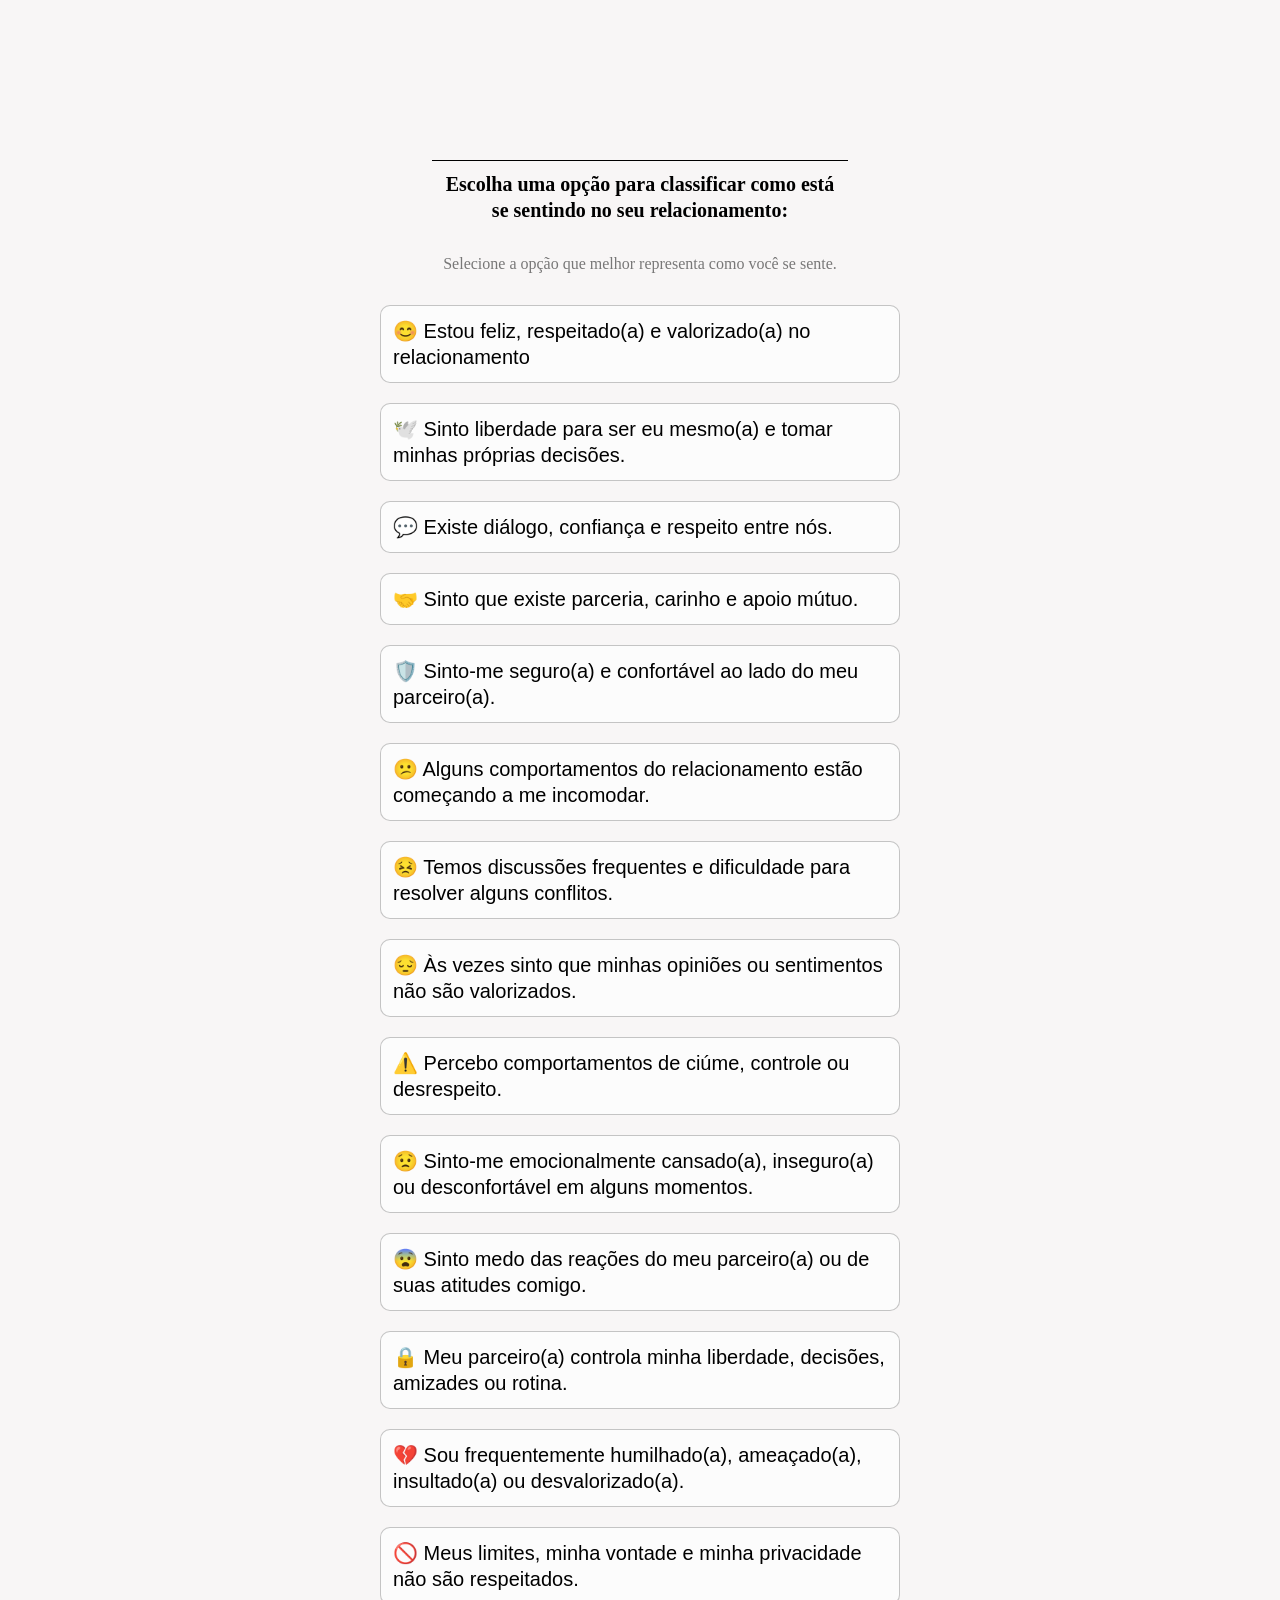
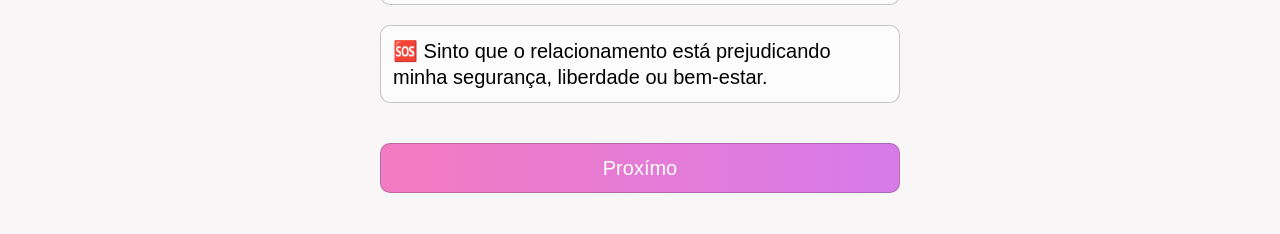
<file: SafeLove2.0/avaliecomemoje.html>
<!DOCTYPE html>
<html lang="pt-br">
<head>
    <meta charset="UTF-8">
    <meta name="viewport" content="width=device-width, initial-scale=1.0">
    <title>SafeLove</title>
    <link rel="stylesheet" href="avaliecomoesta.css"/>
</head>
<body>
    <div class="seurelacionamentoesta">

        <h1>Escolha uma opção para classificar como está se sentindo no seu relacionamento:</h1>
        <p class="descricaoinicial">Selecione a opção que melhor representa como você se sente.</p>

        <div class="opcoesemoji">

<button class="bntf" id="bnt01">😊 Estou feliz, respeitado(a) e valorizado(a) no relacionamento</button>
<button class="bntf" id="bnt02">🕊️ Sinto liberdade para ser eu mesmo(a) e tomar minhas próprias decisões.</button>
<button class="bntf" id="bnt03">💬 Existe diálogo, confiança e respeito entre nós.</button>
<button class="bntf" id="bnt04">🤝 Sinto que existe parceria, carinho e apoio mútuo.</button>
<button class="bntf" id="bnt05">🛡️ Sinto-me seguro(a) e confortável ao lado do meu parceiro(a).</Button>
<button class="bntf" id="bnt06">😕 Alguns comportamentos do relacionamento estão começando a me incomodar.</Button>
<button class="bntf" id="bnt07">😣 Temos discussões frequentes e dificuldade para resolver alguns conflitos.</Button>
<button class="bntf" id="bnt08">😔 Às vezes sinto que minhas opiniões ou sentimentos não são valorizados.</Button>
<Button class="bntf" id="bnt09">⚠️ Percebo comportamentos de ciúme, controle ou desrespeito.</Button>
<Button class="bntf" id="bnt10">😟 Sinto-me emocionalmente cansado(a), inseguro(a) ou desconfortável em alguns momentos.</Button>
<Button class="bntf" id="bnt11">😨 Sinto medo das reações do meu parceiro(a) ou de suas atitudes comigo.</Button>
<Button class="bntf" id="bnt12">🔒 Meu parceiro(a) controla minha liberdade, decisões, amizades ou rotina.</Button>
<Button class="bntf" id="bnt13">💔 Sou frequentemente humilhado(a), ameaçado(a), insultado(a) ou desvalorizado(a).</Button>
<Button class="bntf" id="bnt14">🚫 Meus limites, minha vontade e minha privacidade não são respeitados.</Button>
<Button class="bntf" id="bnt15">🆘 Sinto que o relacionamento está prejudicando minha segurança, liberdade ou bem-estar.</Button>

<button type="buttonf" id="proximoQuestionariof">
        Proxímo
    </button>

    </div>

    </div>

    <script>

    const opcoes = document.querySelectorAll(".bntf");
const proximo = document.getElementById("proximoQuestionariof");

let opcaoSelecionada = null;

opcoes.forEach((opcao, index) => {

    opcao.addEventListener("click", () => {

        // Remove seleção anterior
        opcoes.forEach(item => {
            item.classList.remove("selecionado");
        });

        // Seleciona somente a opção clicada
        opcao.classList.add("selecionado");

        // Guarda o índice da opção
        opcaoSelecionada = index;

        // Ativa o botão Próximo
        proximo.classList.add("ativo");
    });

});

proximo.addEventListener("click", () => {

    if (opcaoSelecionada === null) {
        return;
    }

    let resultado;

    // 1 a 5
    if (opcaoSelecionada <= 4) {
        resultado = "saudavel";
    }

    // 6 a 10
    else if (opcaoSelecionada <= 9) {
        resultado = "alerta";
    }

    // 11 a 15
    else {
        resultado = "abusivo";
    }

    // Salva o resultado
    localStorage.setItem("resultadoRelacionamento", resultado);

    // Vai para outro arquivo
    window.location.href = "resultado.html";
});

</script>
</file>
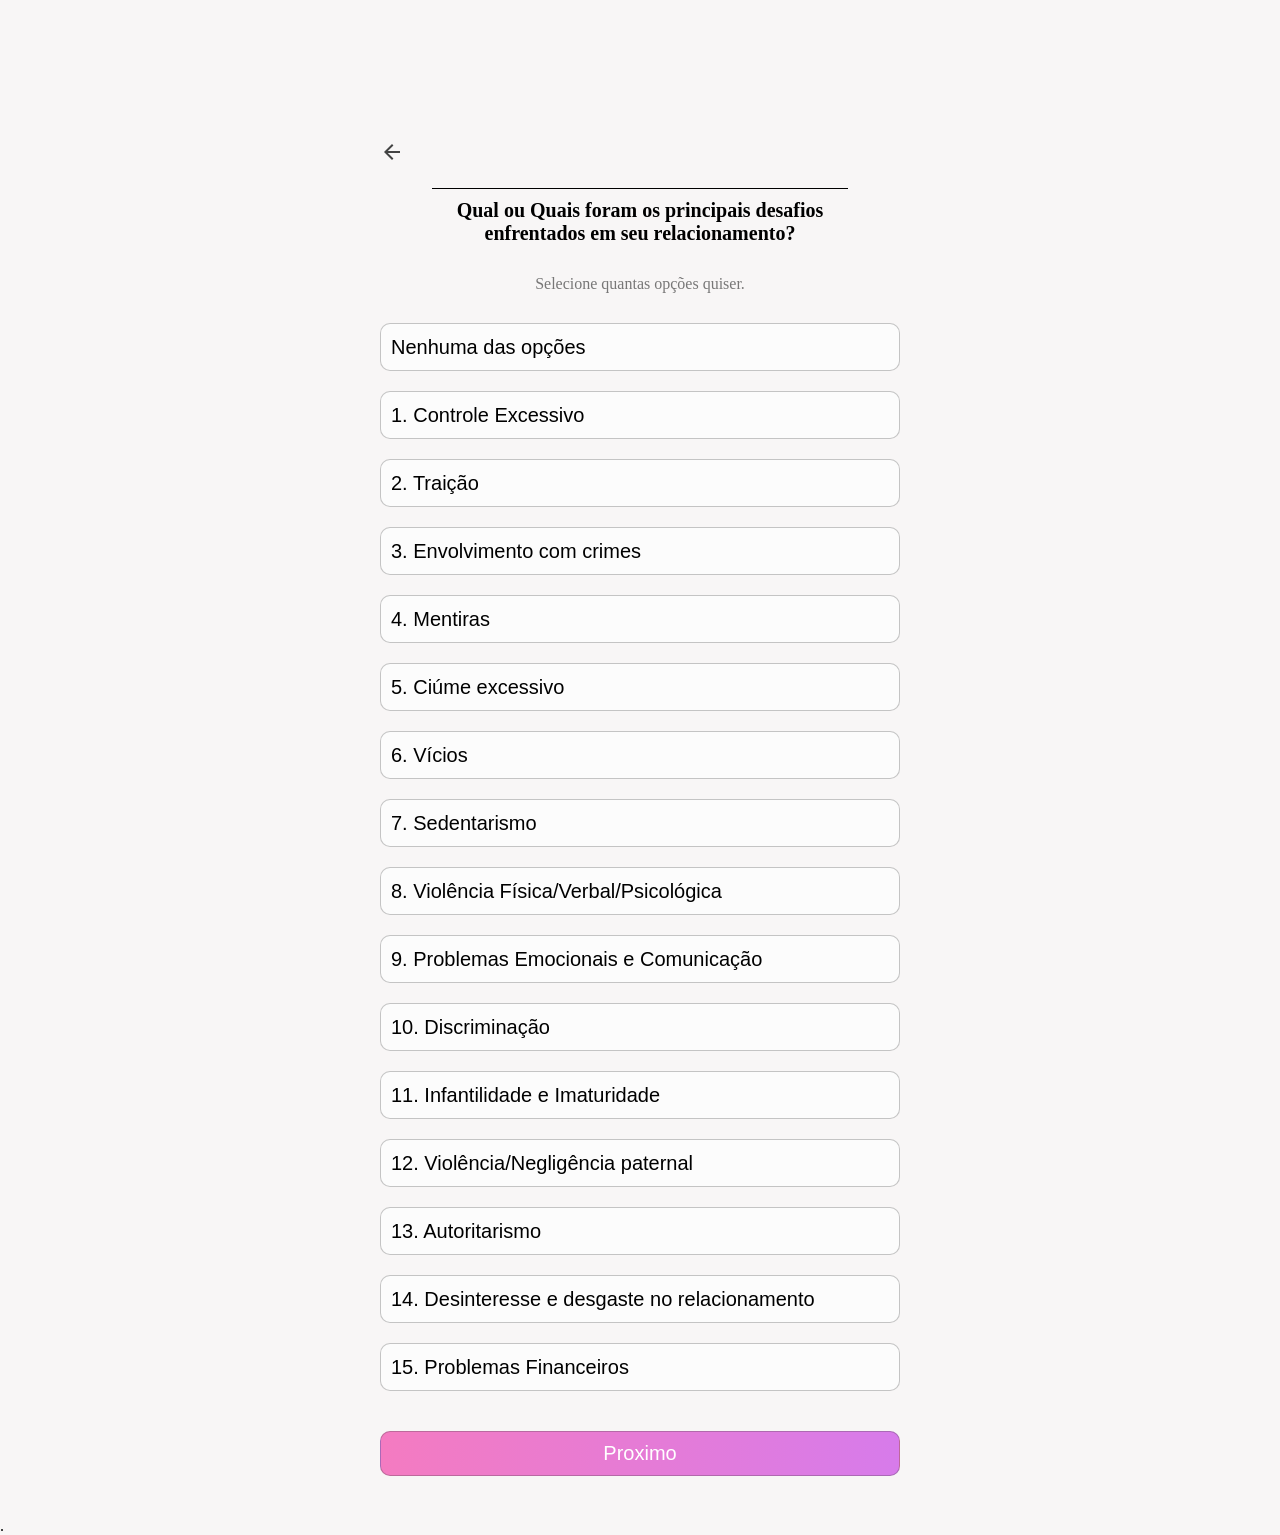
<file: SafeLove2.0/perguntas.html>
<!DOCTYPE html>
<html lang="pt-br">
<head>
    <meta charset="UTF-8">
    <meta name="viewport" content="width=device-width, initial-scale=1.0">
    <title>perguntas.html</title>
    <link rel="stylesheet" href="perguntas.css"/>
    <link rel="stylesheet" href="ocaciona.css"/>
</head>
<body>

    <div class="selecionaralternativas">

    <img onclick="voltartelainicial()" src="arrow_back_24dp_434343_FILL0_wght400_GRAD0_opsz24.svg" alt="voltar para tela inicial">

    <h1 id="tituloPagina">Qual ou Quais foram os principais desafios enfrentados em seu relacionamento?</h1>
    <p id="subtituloPagina">Selecione quantas opções quiser.</p>


<div>
<button type="button" id="alternativa0" class="opcao-desafio">Nenhuma das opções</button>
<button type="button" id="alternativa1" class="opcao-desafio">1. Controle Excessivo</button>
<button type="button" id="alternativa2" class="opcao-desafio">2. Traição</button>
<button type="button" id="alternativa3" class="opcao-desafio">3. Envolvimento com crimes</button>
<button type="button" id="alternativa4" class="opcao-desafio">4. Mentiras</button>
<button type="button" id="alternativa5" class="opcao-desafio">5. Ciúme excessivo</button>
<button type="button" id="alternativa6" class="opcao-desafio">6. Vícios</button>
<button type="button" id="alternativa7" class="opcao-desafio">7. Sedentarismo</button>
<button type="button" id="alternativa8" class="opcao-desafio">8. Violência Física/Verbal/Psicológica</button>
<button type="button" id="alternativa9" class="opcao-desafio">9. Problemas Emocionais e Comunicação</button>
<button type="button" id="alternativa10" class="opcao-desafio">10. Discriminação</button>
<button type="button" id="alternativa11" class="opcao-desafio">11. Infantilidade e Imaturidade</button>
<button type="button" id="alternativa12" class="opcao-desafio">12. Violência/Negligência paternal</button>
<button type="button" id="alternativa13" class="opcao-desafio">13. Autoritarismo</button>
<button type="button" id="alternativa14" class="opcao-desafio">14. Desinteresse e desgaste no relacionamento</button>
<button type="button" id="alternativa15" class="opcao-desafio">15. Problemas Financeiros</button>




</div>

<button type="button" id="passar" class="avancar">Proximo</button>

</div>

<script>

    const tipoAvaliacao = localStorage.getItem("tipoAvaliacao");

const tituloPagina = document.getElementById("tituloPagina");
const subtituloPagina = document.getElementById("subtituloPagina");

if (tipoAvaliacao === "cotidiana") {

    tituloPagina.textContent =
        "Como está seu relacionamento ultimamente?";

    subtituloPagina.textContent =
        "Fassa uma auto analise mensalmente de acordo com o que você está vivenciado.";
}

    const opcoes = document.querySelectorAll('.opcao-desafio');
    const nenhuma = document.getElementById('alternativa0');
    const proximo = document.getElementById('passar');

    opcoes.forEach(opcao => {
        opcao.addEventListener('click', function() {

            if (opcao === nenhuma) {

                // Desmarca todas as outras opções
                opcoes.forEach(item => {
                    item.classList.remove('selecionada');
                });

                // Marca "Nenhuma das opções"
                nenhuma.classList.add('selecionada');

            } else {

                // Marca/desmarca a opção clicada
                opcao.classList.toggle('selecionada');

                // Sempre desmarca "Nenhuma das opções"
                nenhuma.classList.remove('selecionada');
            }

            // Verifica se alguma opção está selecionada
            const algumaSelecionada = document.querySelector('.opcao-desafio.selecionada');

            if (algumaSelecionada) {
                proximo.classList.add('ativo');
            } else {
                proximo.classList.remove('ativo');
            }

            const problemasSelecionados = [];

document.querySelectorAll('.opcao-desafio.selecionada')
    .forEach(item => {
        problemasSelecionados.push(item.textContent);
    });

localStorage.setItem(
    "problemasSelecionados",
    JSON.stringify(problemasSelecionados)

);

        });
    });
</script>

<script>
        function voltartelainicial() {
        window.location.href = "inicio/index.html"
        }
</script>

<div id="telaQuestionario" style="display: none;">

    <h2 id="tituloProblema"></h2>

    <p id="perguntaProblema"></p>

    <div id="alternativasQuestionario"></div>

    <button type="button" id="alternativasQuestionario">
    </button>

    <button type="button" id="proximoQuestionario">
        Proxímo
    </button>

</div>.

<script>


const perguntasPorOpcao = {
    alternativao: {
        nome: "Álcool",
        pergunta: "O que o álcool tem ocasionado no seu relacionamento?",
        opcoes: [
" Nenhuma das opções",
" Bebeu exageradamente e acabou iniciando uma discussão desnecessária por causa do comportamento alterado.",
" Após consumir álcool em excesso, perdeu o controle emocional e disse palavras ofensivas que magoaram o parceiro(a).",
" Gastou uma quantia significativa de dinheiro com bebidas alcoólicas, causando preocupação e conflito financeiro no relacionamento.",
" Chegou em casa alcoolizado(a) e apresentou comportamento inadequado que gerou desconforto e tensão.",
" Ficou agressivo(a) verbalmente após beber, elevando o tom de voz e iniciando brigas.",
" Esqueceu compromissos importantes do casal por causa do consumo de álcool.",
" Passou a priorizar sair para beber com amigos em vez de passar tempo de qualidade com o parceiro(a).",
" Apresentou mudanças repentinas de humor após ingerir bebida alcoólica, causando instabilidade emocional no relacionamento.",
" Criou situações constrangedoras em público devido ao excesso de bebida.",
" Dirigiu após beber, gerando medo, insegurança e preocupação no parceiro(a).",
" Iniciou discussões repetidas após consumir álcool, tornando o ambiente do relacionamento mais tenso.",
" Prometeu reduzir o consumo de álcool, mas não cumpriu o combinado, causando frustração.",
" Demonstrou irresponsabilidade após beber, deixando tarefas e responsabilidades de lado.",
" Negligenciou responsabilidades familiares por causa do uso frequente de bebida alcoólica.",
" Se envolveu em conflitos ou brigas após ingerir bebida alcoólica.",
" Demonstrou falta de respeito após beber, fazendo comentários inadequados ou ofensivos.",
" O consumo excessivo causou afastamento emocional entre o casal.",
" Preferiu consumir álcool em vez de conversar e resolver problemas do relacionamento.",
" Ficou desatento(a) às necessidades emocionais do parceiro(a) após beber.",
" Criou situações de vergonha para o parceiro(a) por causa do comportamento em público.",
" Houve perda de confiança devido ao comportamento repetitivo após beber.",
" Mentiu sobre a quantidade de bebida consumida, causando desconfiança.",
" Consumiu bebida alcoólica em momentos inadequados, como antes de compromissos importantes.",
" Deixou de cumprir promessas importantes por estar sob efeito do álcool.",
" Criou um ambiente de tensão e desconforto após consumir bebida alcoólica.",
" Demonstrou falta de controle emocional após ingerir álcool, reagindo de forma exagerada.",
" Houve desentendimentos frequentes causados pelo estado de embriaguez.",
" O consumo de álcool passou a interferir negativamente na convivência diária do casal.",
" Recebeu reclamações frequentes do parceiro(a) sobre o excesso de bebida.",
" O uso de álcool gerou conflitos repetitivos que se tornaram difíceis de resolver.",
" Passou a negligenciar o tempo em família por preferir beber com outras pessoas.",
" Demonstrou comportamento impulsivo após beber, tomando decisões sem pensar nas consequências.",
" Ficou emocionalmente distante após o consumo frequente de álcool.",
" Criou desentendimentos por esquecer conversas ou acordos feitos anteriormente.",
" Usou o álcool como forma de fugir de responsabilidades ou problemas do relacionamento.",
" Demonstrou atitudes imaturas e irresponsáveis durante episódios de embriaguez.",
" Causou preocupação constante no parceiro(a) por não reconhecer os próprios limites com a bebida.",
" Transformou momentos que deveriam ser tranquilos em situações de conflito por causa do álcool.",
" Gerou desgaste emocional no relacionamento devido ao comportamento repetitivo após beber.",
" O consumo frequente de álcool passou a ser motivo constante de tensão, discussões e preocupação no relacionamento.",
" Bebeu antes de um encontro do casal e acabou prejudicando o momento.",
" Ficou irritado(a) quando o parceiro(a) tentou conversar sobre seu consumo de álcool.",
" Cancelou planos do casal para continuar bebendo com amigos.",
" Chegou atrasado(a) a um compromisso por causa do tempo gasto bebendo.",
" Esqueceu informações importantes que o parceiro(a) havia contado após consumir álcool.",
" Teve dificuldade para ouvir e compreender o parceiro(a) durante uma conversa depois de beber.",
" Bebeu durante uma conversa importante e não conseguiu tratar o assunto adequadamente.",
" Fez acusações ao parceiro(a) sem motivo suficiente depois de consumir álcool.",
" Demonstrou ciúmes excessivos durante episódios de consumo de álcool.",
" Interpretou uma situação comum como uma provocação após beber.",
" Tomou decisões impulsivas que afetaram o casal depois de consumir álcool.",
" Interrompeu uma conversa importante ou impediu que o problema fosse resolvido após beber.",
" O comportamento depois de beber fez o parceiro(a) evitar determinados assuntos.",
" Bebeu para lidar com problemas pessoais e acabou levando a irritação para o relacionamento.",
" O consumo de álcool prejudicou a comunicação entre o casal.",
" Deixou de responder mensagens importantes do parceiro(a) enquanto estava bebendo.",
" Ficou incomunicável durante um período em que o parceiro(a) precisava falar com ele(a).",
" Esqueceu datas, aniversários ou acontecimentos importantes por causa da bebida.",
" Bebeu antes de uma decisão importante que deveria ser tomada em conjunto.",
" Teve dificuldade para chegar a acordos com o parceiro(a) depois de consumir álcool.",
" Deixou de ajudar nas tarefas de casa depois de consumir álcool.",
" O parceiro(a) precisou assumir responsabilidades que haviam sido combinadas entre os dois.",
" Deixou de cumprir obrigações familiares por causa da bebida.",
" A ressaca fez com que não cumprisse uma responsabilidade assumida com o parceiro(a).",
" O consumo de álcool passou a prejudicar sua rotina de estudos ou trabalho e afetou a convivência do casal.",
" Bebeu mesmo sabendo que teria uma responsabilidade importante no dia seguinte.",
" Deixou de participar de atividades familiares por causa do consumo de álcool.",
" O hábito de beber passou a ocupar grande parte do tempo livre da pessoa.",
" Preferiu ficar em ambientes onde havia bebida em vez de participar de programas do casal.",
" O parceiro(a) sentiu que estava competindo com o álcool pela atenção da pessoa.",
" Comprou bebidas com dinheiro que seria utilizado para despesas do casal.",
" Escondeu gastos relacionados ao consumo de bebidas alcoólicas.",
" O consumo de álcool provocou discussões sobre as prioridades financeiras do casal.",
" O dinheiro gasto com bebidas reduziu recursos disponíveis para outras necessidades.",
" Pediu dinheiro ao parceiro(a) para cobrir despesas depois de gastar com álcool.",
" O consumo de álcool começou a dificultar o planejamento financeiro do casal.",
" Deixou de contribuir com uma despesa combinada por ter gastado dinheiro com bebida.",
" Escondeu do parceiro(a) quanto havia gastado com bebidas alcoólicas.",
" O casal passou a discutir frequentemente sobre quanto dinheiro era destinado ao álcool.",
" A bebida passou a ser considerada uma prioridade maior do que algumas necessidades da família.",
" Escondeu bebidas do parceiro(a) para evitar que ele(a) percebesse a quantidade consumida.",
" Negou ter bebido mesmo quando o parceiro(a) percebeu sinais de consumo.",
" Prometeu não beber em determinada ocasião, mas acabou consumindo álcool novamente.",
" Passou a justificar comportamentos inadequados dizendo que estava bêbado(a).",
" Depois de beber, teve dificuldade para reconhecer que havia magoado o parceiro(a).",
" Evitou conversar sobre os efeitos que a bebida estava causando no relacionamento.",
" Ficou defensivo(a) quando o parceiro(a) tentou falar sobre seu comportamento.",
" Minimizou os problemas causados pelo próprio consumo de álcool.",
" Continuou bebendo mesmo percebendo que isso estava causando conflitos.",
" Recusou-se a reconhecer que o consumo estava afetando a convivência do casal.",
" Bebeu durante uma comemoração importante e acabou prejudicando o momento.",
" Bebeu durante uma visita à família do parceiro(a) e criou uma situação desconfortável.",
" O consumo de álcool prejudicou a relação com familiares próximos do casal.",
" Após beber, discutiu com amigos ou familiares do parceiro(a).",
" Criou conflitos com pessoas próximas ao casal enquanto estava alcoolizado(a).",
" Expôs problemas pessoais do relacionamento para outras pessoas depois de beber.",
" Revelou informações privadas do casal durante um episódio de embriaguez.",
" Fez comentários inadequados sobre o parceiro(a) diante de outras pessoas.",
" Deixou o parceiro(a) constrangido(a) durante um evento social por causa do comportamento após beber.",
" O consumo de álcool passou a afetar a convivência do casal com amigos e familiares.",
" Bebeu durante uma viagem do casal e acabou prejudicando parte da experiência.",
" O consumo excessivo causou problemas durante um passeio planejado pelo casal.",
" Chegou alcoolizado(a) a uma ocasião em que o parceiro(a) esperava sua presença em boas condições.",
" Deixou de realizar uma atividade que havia planejado com o parceiro(a) por causa da bebida.",
" Bebeu em uma situação que exigia atenção e responsabilidade.",
" O consumo de álcool fez com que perdesse oportunidades de passar momentos importantes com o parceiro(a).",
" Passou a evitar atividades do casal que não envolviam bebida.",
" O casal deixou de realizar programas juntos por causa dos episódios relacionados ao álcool.",
" O consumo frequente reduziu a qualidade dos momentos compartilhados.",
" A bebida passou a interferir na rotina e nos planos futuros do casal.",
" Bebeu em excesso e deixou de dar atenção aos filhos durante momentos importantes.",
" O consumo frequente de álcool fez com que deixasse de participar da rotina dos filhos.",
" Chegou alcoolizado(a) em casa e deixou os filhos desconfortáveis ou preocupados.",
" Bebeu durante momentos familiares que deveriam ser dedicados aos filhos.",
" Deixou de cumprir compromissos relacionados aos filhos por causa do consumo de álcool.",
" O consumo de álcool fez com que o parceiro(a) precisasse assumir sozinho(a) os cuidados com os filhos.",
" Gastou dinheiro com bebidas que seria destinado às necessidades dos filhos.",
" Após beber, demonstrou pouca paciência para conversar ou brincar com os filhos.",
" O comportamento após consumir álcool fez os filhos evitarem sua presença.",
" Bebeu antes de buscar ou acompanhar os filhos em um compromisso importante.",
" O consumo de álcool prejudicou sua participação em reuniões ou atividades escolares dos filhos.",
" Deixou de ajudar nas tarefas relacionadas aos filhos por causa da bebida.",
" Os filhos passaram a presenciar discussões relacionadas ao consumo de álcool.",
" O consumo frequente de álcool criou um ambiente familiar de preocupação para os filhos.",
" Prometeu aos filhos que mudaria seu comportamento em relação à bebida, mas não cumpriu.",
" Após beber, tomou decisões relacionadas aos filhos sem conversar com o outro responsável.",
" A bebida passou a interferir na rotina e na organização familiar.",
" O parceiro(a) precisou proteger a rotina dos filhos das consequências do consumo de álcool.",
" Os filhos demonstraram preocupação quando perceberam que a pessoa havia bebido.",
" O consumo de álcool começou a prejudicar a convivência saudável entre pais e filhos.",
" Após consumir álcool, empurrou o parceiro(a) durante uma discussão.",
" Ficou fisicamente agressivo(a) depois de beber e assustou o parceiro(a).",
" A discussão após o consumo de álcool terminou com ameaças ao parceiro(a).",
" Após beber, bateu em objetos ou portas durante uma discussão, causando medo no parceiro(a).",
" Utilizou o estado de embriaguez para justificar atitudes agressivas contra o parceiro(a).",
" Após consumir álcool, intimidou o parceiro(a) durante uma discussão.",
" Ficou agressivo(a) quando o parceiro(a) tentou impedir que continuasse bebendo.",
" A embriaguez aumentou comportamentos de ameaça dentro do relacionamento.",
" Após beber, impediu o parceiro(a) de sair de um ambiente durante uma discussão.",
" Utilizou palavras ameaçadoras contra o parceiro(a) depois de consumir álcool.",
" O consumo de álcool esteve presente em episódios de agressividade física no relacionamento.",
" Após beber, destruiu ou danificou objetos durante uma discussão com o parceiro(a).",
" A pessoa passou a usar o medo causado por seu comportamento para controlar discussões.",
" Após consumir álcool, aproximou-se do parceiro(a) de maneira intimidatória durante uma discussão.",
" O parceiro(a) passou a sentir medo de como a pessoa poderia reagir depois de beber.",
" Episódios de consumo de álcool foram acompanhados por comportamentos de violência verbal.",
" Após beber, utilizou insultos e ameaças para intimidar o parceiro(a).",
" O comportamento agressivo depois de beber fez o parceiro(a) evitar confrontá-lo(a).",
" O consumo de álcool contribuiu para situações em que o parceiro(a) se sentiu ameaçado(a).",
" Episódios de agressividade relacionados à bebida passaram a afetar a sensação de segurança dentro de casa.",
"Bebeu e começou a flertar com outra pessoa na presença do parceiro(a).",
"Após consumir álcool, trocou elogios com outra pessoa de maneira inadequada para os limites do relacionamento.",
"Ficou excessivamente próximo(a) de outra pessoa depois de beber.",
"Durante uma festa, bebeu e demonstrou interesse romântico por outra pessoa.",
"Após beber, trocou mensagens de teor romântico ou sugestivo com outra pessoa.",
"Escondeu do parceiro(a) uma conversa que teve com outra pessoa enquanto estava bebendo.",
"Consumiu álcool e passou a dar atenção excessiva a outra pessoa durante um encontro.",
"Depois de beber, pediu o contato de outra pessoa com interesse que ultrapassava uma amizade.",
"Flertou com alguém nas redes sociais enquanto estava sob efeito do álcool.",
"Após beber, fez comentários sobre a aparência de outra pessoa de maneira inadequada.",
"Durante uma comemoração, ficou abraçando ou demonstrando intimidade excessiva com outra pessoa após beber.",
"Bebeu e passou a procurar oportunidades para conversar a sós com outra pessoa.",
"Após consumir álcool, demonstrou interesse por alguém que sabia ser uma possível ameaça aos limites do relacionamento.",
"Ficou trocando olhares e sinais de interesse com outra pessoa depois de beber.",
"Após beber, aceitou investidas de outra pessoa sem deixar claro que estava em um relacionamento.",
"Consumiu álcool e passou a agir de maneira mais íntima com alguém que conheceu durante a ocasião.",
"Depois de beber, permitiu que outra pessoa ultrapassasse limites que normalmente respeitaria.",
"Flertou com outra pessoa em uma festa e tentou esconder o comportamento do parceiro(a).",
"Após beber, demonstrou interesse por outra pessoa e deixou o parceiro(a) desconfortável.",
"O consumo de álcool contribuiu para uma situação de flerte que gerou insegurança e desconfiança no relacionamento.",
"Após beber, beijou outra pessoa e depois tentou esconder o ocorrido do parceiro(a).",
"Consumiu álcool e teve uma aproximação íntima com outra pessoa que ultrapassou os acordos do relacionamento.",
"Após beber, manteve contato escondido com alguém por quem demonstrava interesse.",
"Escondeu do parceiro(a) encontros com outra pessoa que começaram durante situações envolvendo álcool.",
"Depois de consumir álcool, trocou mensagens íntimas com outra pessoa e apagou as conversas.",
"Bebeu e acabou ultrapassando um limite de fidelidade estabelecido pelo casal.",
"Após uma noite de bebida, omitiu do parceiro(a) que havia se envolvido com outra pessoa.",
"O consumo de álcool esteve relacionado a uma situação que abalou a confiança entre o casal.",
"Após beber, aceitou uma aproximação romântica de outra pessoa mesmo sabendo que estava comprometido(a).",
"Escondeu do parceiro(a) uma troca de contatos ocorrida durante uma ocasião em que estava bebendo.",
"Bebeu e passou a manter conversas secretas com alguém que demonstrava interesse romântico.",
"Após consumir álcool, encontrou outra pessoa às escondidas e não contou ao parceiro(a).",
"Uma situação envolvendo bebida fez surgir dúvidas sobre a fidelidade dentro do relacionamento.",
"Após beber, teve um comportamento com outra pessoa que o parceiro(a) considerou uma quebra de confiança.",
"O consumo de álcool contribuiu para uma situação de intimidade com outra pessoa sem o conhecimento do parceiro(a).",
"Depois de beber, mentiu sobre onde esteve e com quem estava para esconder uma aproximação com outra pessoa.",
"Passou a conversar frequentemente com alguém que conheceu em uma ocasião em que estava bebendo, escondendo o contato do parceiro(a).",
"Após consumir álcool, tomou uma atitude com outra pessoa que contrariava um acordo de fidelidade do casal.",
"Uma situação ocorrida após o consumo de álcool fez o parceiro(a) questionar a confiança existente no relacionamento.",
"O consumo de álcool foi usado como justificativa para uma atitude que ultrapassou os limites de fidelidade estabelecidos pelo casal.",
"Após consumir álcool, ignorou quando o parceiro(a) demonstrou que não queria ter contato íntimo.",
"Usou o estado de embriaguez do parceiro(a) para ultrapassar limites que normalmente seriam respeitados.",
"Insistiu em contato íntimo mesmo depois de o parceiro(a) dizer que não queria.",
"Continuou uma aproximação íntima mesmo percebendo que o parceiro(a) estava incapaz de consentir.",
"Pressionou o parceiro(a) a ter contato íntimo depois de consumir bebidas alcoólicas.",
"Disse que o parceiro(a) deveria aceitar uma aproximação íntima porque estavam em um relacionamento.",
"Utilizou a embriaguez do parceiro(a) como oportunidade para desrespeitar seus limites.",
"Ficou insistindo em contato íntimo enquanto o parceiro(a) estava alcoolizado(a) e vulnerável.",
"Desconsiderou a mudança de opinião do parceiro(a) durante uma situação de intimidade após o consumo de álcool.",
"Fez o parceiro(a) se sentir culpado(a) por não querer contato íntimo depois de beber.",
"Usou ameaças, pressão ou chantagem emocional para conseguir contato íntimo após consumir álcool.",
"Impediu o parceiro(a) de se afastar durante uma situação de aproximação íntima depois de beber.",
"Desrespeitou os limites estabelecidos pelo parceiro(a) durante uma situação envolvendo álcool.",
"Insistiu em uma aproximação íntima quando o parceiro(a) estava sem condições de expressar uma decisão consciente.",
"Tratou o consumo de álcool como justificativa para desrespeitar o consentimento do parceiro(a).",
"Pressionou o parceiro(a) a aceitar uma situação íntima para evitar uma discussão após consumir álcool.",
"Desconsiderou sinais claros de desconforto do parceiro(a) durante uma aproximação após beber.",
"Utilizou a vulnerabilidade causada pelo álcool para tentar obter algo íntimo sem consentimento.",
"O consumo de álcool esteve relacionado a uma situação em que os limites íntimos do parceiro(a) foram desrespeitados.",
"Após uma situação envolvendo álcool, o parceiro(a) sentiu que seu consentimento e seus limites não foram respeitados.",
" Após beber, passou a frequentar ambientes onde conheceu pessoas que incentivavam comportamentos prejudiciais ao relacionamento.",
" O consumo de álcool aproximou a pessoa de indivíduos que incentivavam conflitos com o parceiro(a).",
" Depois de beber, começou a manter amizade próxima com pessoas que desrespeitavam seu relacionamento.",
" Passou a sair frequentemente para beber com pessoas que incentivavam atitudes contrárias aos acordos do casal.",
" Após consumir álcool, aceitou convites de pessoas que não respeitavam seus limites ou seu relacionamento.",
" O consumo de álcool facilitou a aproximação com pessoas que incentivavam comportamentos irresponsáveis.",
" Começou a esconder do parceiro(a) encontros com pessoas que conheceu em ambientes de bebida.",
" Após beber, permitiu que novas amizades interferissem negativamente na relação.",
" Passou a receber influência de pessoas que incentivavam o afastamento do parceiro(a).",
" O consumo de álcool fez com que confiasse rapidamente em pessoas que mal conhecia.",
" Depois de beber, acompanhou pessoas que incentivavam comportamentos que poderiam prejudicar sua relação.",
" Começou a priorizar a companhia de pessoas que incentivavam o consumo excessivo de álcool.",
" Após consumir álcool, envolveu-se em situações sociais com pessoas que frequentemente provocavam conflitos.",
" Passou a receber mensagens e convites de pessoas conhecidas em situações envolvendo álcool e escondeu isso do parceiro(a).",
" O consumo de álcool contribuiu para a aproximação com pessoas que incentivavam desrespeito aos limites do relacionamento.",
" Após beber, tomou decisões sobre amizades e companhias sem considerar os possíveis impactos no relacionamento.",
" Começou a frequentar grupos em que o consumo excessivo de álcool e comportamentos inadequados eram incentivados.",
" O parceiro(a) demonstrou preocupação com algumas companhias que surgiram durante períodos de consumo frequente de álcool.",
" Após beber, envolveu-se em situações com pessoas desconhecidas que acabaram gerando problemas para o casal.",
" O consumo de álcool contribuiu para que se envolvesse repetidamente em situações sociais que colocavam a confiança do casal em conflito.",
" Ficou fora de casa por várias horas bebendo e não avisou o parceiro(a) sobre quando voltaria.",
" Passou a noite fora por causa do consumo de álcool e deixou o parceiro(a) preocupado(a).",
" Ficou dias fora de casa bebendo, deixando responsabilidades familiares de lado.",
" Saiu para beber e só retornou para casa depois de vários dias, sem manter contato adequado com o parceiro(a).",
" Passou mais de um dia fora por causa da bebida e não cumpriu compromissos importantes do casal.",
" Desapareceu por longos períodos enquanto estava bebendo, deixando o parceiro(a) sem informações sobre onde estava.",
" Permaneceu vários dias em companhia de pessoas enquanto consumia álcool, afastando-se da família e do parceiro(a).",
" Deixou o parceiro(a) responsável sozinho(a) pela casa e pelos filhos enquanto passava dias fora bebendo.",
" Perdeu compromissos familiares e do relacionamento por permanecer fora de casa consumindo álcool.",
" O hábito de passar longos períodos fora de casa por causa da bebida começou a causar afastamento e perda de confiança no relacionamento.",
" Dirigiu após consumir álcool e deixou o parceiro(a) preocupado(a) com sua segurança.",
" Bebeu antes de dirigir e acabou se envolvendo em um acidente de trânsito.",
" Após consumir álcool, perdeu o controle do veículo e causou uma colisão.",
" Dirigiu alcoolizado(a) com o parceiro(a) ou familiares no veículo, colocando outras pessoas em risco.",
" Sofreu um acidente após beber e precisou da ajuda do parceiro(a) para lidar com as consequências.",
" Escondeu do parceiro(a) que havia dirigido depois de consumir álcool.",
" Após beber, insistiu em dirigir mesmo quando o parceiro(a) tentou impedir.",
" Utilizou o veículo para voltar para casa depois de beber, causando medo e insegurança no parceiro(a).",
" Teve problemas com o veículo após dirigir sob efeito de álcool, afetando a rotina do casal.",
" Um acidente relacionado ao consumo de álcool gerou despesas inesperadas para o casal.",
" Depois de beber e dirigir, ficou sem o veículo e passou a depender do parceiro(a) para se locomover.",
" O hábito de dirigir após beber começou a gerar discussões frequentes no relacionamento.",
" Bebeu durante uma saída e decidiu dirigir mesmo tendo outras opções para voltar para casa.",
" Após um acidente relacionado ao álcool, o parceiro(a) passou a se preocupar sempre que a pessoa saía para beber.",
" Dirigiu após consumir álcool e colocou em risco uma viagem ou compromisso importante do casal.",
" Um acidente causado após o consumo de álcool fez a pessoa faltar a compromissos familiares ou profissionais.",
" Após beber e dirigir, recebeu consequências que afetaram financeiramente a família.",
" O parceiro(a) passou a evitar entrar no veículo quando sabia que a pessoa havia consumido álcool.",
" Dirigir após beber fez com que a confiança do parceiro(a) diminuísse em relação às decisões da pessoa.",
" A combinação entre consumo de álcool e direção passou a ser uma fonte constante de medo, preocupação e conflitos no relacionamento.",
"Após consumir álcool, agrediu fisicamente o parceiro(a) durante uma discussão.",
"Depois de beber, utilizou força física para intimidar o parceiro(a).",
"Após consumir álcool, atacou o parceiro(a) durante um episódio de raiva.",
"Bebeu e passou a ameaçar fisicamente o parceiro(a), fazendo-o(a) temer pela própria segurança.",
"Durante um episódio de embriaguez, impediu fisicamente o parceiro(a) de se afastar de uma discussão.",
"Após beber, utilizou violência física para tentar controlar uma situação dentro do relacionamento.",
"O consumo de álcool esteve relacionado a um episódio de agressão física contra o parceiro(a).",
"Depois de beber, teve um comportamento fisicamente agressivo que deixou o parceiro(a) com medo.",
"Após consumir álcool, avançou contra o parceiro(a) durante uma discussão intensa.",
"Bebeu e utilizou força física para intimidar ou ameaçar o parceiro(a).",
"Durante um episódio relacionado ao álcool, o parceiro(a) precisou buscar um lugar seguro para se proteger.",
"Após beber, tornou-se fisicamente agressivo(a) e fez o parceiro(a) temer que a situação piorasse.",
"O consumo de álcool esteve presente em episódios repetidos de violência física no relacionamento.",
"Depois de consumir álcool, destruiu objetos de maneira agressiva para intimidar o parceiro(a).",
"Após beber, utilizou comportamentos físicos ameaçadores para impedir o parceiro(a) de sair do local.",
"Bebeu e colocou o parceiro(a) em uma situação de risco físico durante uma discussão.",
"Após um episódio de violência relacionado ao álcool, o parceiro(a) passou a temer novos episódios de agressividade.",
"O consumo de álcool esteve associado a comportamentos físicos cada vez mais agressivos dentro do relacionamento.",
"Após beber, utilizou violência física como forma de controlar ou intimidar o parceiro(a).",
"Os episódios de agressividade física após o consumo de álcool passaram a comprometer seriamente a segurança do relacionamento."
        ]
},

    alternativan: {
        nome: "Drogas ilícitas",
        pergunta: "O que as Drogas ilícitas estão ocasionando no seu relacionamento?",
        opcoes: [
" Nenhuma das opções",
" Utilizou drogas ilícitas e apresentou mudanças de comportamento que geraram preocupação e insegurança no relacionamento.",  
" Passou a agir de forma irresponsável após o uso de substâncias ilegais, causando conflitos com o parceiro(a).",  
" Gastou dinheiro com drogas ilícitas, prejudicando a estabilidade financeira do casal.",  
" Escondeu o uso de drogas do parceiro(a), gerando quebra de confiança quando a verdade foi descoberta.",  
" Apresentou comportamento agressivo após o uso de drogas, resultando em discussões frequentes.",  
" Negligenciou responsabilidades importantes devido ao uso constante de substâncias ilícitas.",  
" Deixou de cumprir compromissos importantes por estar sob efeito de drogas.",  
" Criou situações perigosas para si mesmo(a) e para o parceiro(a) por causa do uso de drogas.",  
" Demonstrou falta de controle emocional após consumir substâncias ilícitas.",  
" Houve afastamento emocional devido ao comportamento alterado causado pelas drogas.",  
" Passou a priorizar o uso de drogas em vez do relacionamento.",  
" Mentiu sobre o uso de drogas, causando desconfiança constante.",  
" Criou conflitos familiares devido ao envolvimento com substâncias ilegais.",  
" Demonstrou desinteresse pelo relacionamento após iniciar o uso frequente de drogas.",  
" Colocou o relacionamento em risco por frequentar ambientes perigosos ligados ao uso de drogas.",  
" Criou vergonha e constrangimento para o parceiro(a) devido ao comportamento em público.",  
" Desenvolveu comportamento impulsivo e irresponsável após usar drogas.",  
" Demonstrou mudanças repentinas de humor após o consumo de substâncias ilícitas.",  
" Passou a se afastar emocionalmente e evitar conversas importantes.",  
" Criou um ambiente de tensão constante dentro do relacionamento.",  
" Colocou a própria saúde em risco, gerando preocupação constante no parceiro(a).",  
" Demonstrou falta de interesse em mudar o comportamento mesmo após reclamações.",  
" Criou discussões frequentes por negar o uso de drogas.",  
" Passou a negligenciar tarefas e responsabilidades do dia a dia.",  
" O uso de drogas causou perda de confiança dentro do relacionamento.",  
" Demonstrou comportamento agressivo ou irritado quando questionado(a) sobre o uso.",  
" Criou dificuldades financeiras devido aos gastos constantes com drogas.",  
" Se envolveu com pessoas ou ambientes que geraram insegurança no relacionamento.",  
" Demonstrou desorganização e falta de responsabilidade após o uso frequente.",  
" Colocou o parceiro(a) em situações desconfortáveis por causa do comportamento alterado.",  
" Evitou assumir responsabilidades por causa do envolvimento com drogas.",  
" Criou conflitos repetitivos relacionados ao uso de substâncias ilícitas.",  
" Demonstrou perda de interesse por atividades que antes eram feitas em casal.",  
" Passou a ignorar preocupações do parceiro(a) sobre os riscos do uso de drogas.",  
" Demonstrou comportamento imprevisível após consumir substâncias ilícitas.",  
" Colocou em risco a segurança emocional do relacionamento.",  
" Demonstrou dependência das substâncias, prejudicando o equilíbrio do relacionamento.",  
" Criou barreiras no diálogo por evitar falar sobre o problema.",  
" Gerou desgaste emocional contínuo devido ao uso frequente de drogas.",  
" O envolvimento com drogas ilícitas se tornou motivo constante de conflitos, preocupação e insegurança no relacionamento.",
" Começou a vender drogas ilícitas e passou a envolver o relacionamento em situações de risco e preocupação.",  
" Utilizou dinheiro do casal para comprar drogas destinadas à venda, causando conflitos financeiros.",  
" Escondeu do parceiro(a) que estava envolvido(a) com a venda de drogas ilícitas.",  
" Passou a frequentar ambientes relacionados à venda de drogas, aumentando a insegurança do parceiro(a).",  
" Envolveu o parceiro(a) em problemas decorrentes da comercialização de drogas ilícitas.",  
" Passou a receber pessoas desconhecidas em casa por causa da venda de drogas, gerando medo e desconforto.",  
" Utilizou espaços da residência do casal para guardar substâncias destinadas à venda sem o consentimento do parceiro(a).",  
" Escondeu substâncias relacionadas à venda de drogas em locais compartilhados pelo casal.",  
" Passou a movimentar dinheiro de origem relacionada à venda de drogas, causando conflitos no relacionamento.",  
" Mentiu sobre a origem de valores recebidos após começar a comercializar drogas ilícitas.",  
" Passou a priorizar atividades relacionadas à venda de drogas em vez das responsabilidades do relacionamento.",  
" Deixou de cumprir compromissos familiares por estar envolvido(a) com a comercialização de drogas.",  
" Começou a se relacionar com pessoas envolvidas na venda de drogas, causando preocupação no parceiro(a).",  
" Colocou o parceiro(a) em situações desconfortáveis ao receber pessoas envolvidas com a comercialização de drogas.",  
" Escondeu do parceiro(a) encontros relacionados à venda de drogas.",  
" Passou a receber ligações e mensagens relacionadas à comercialização de drogas e tentou esconder isso do parceiro(a).",  
" Demonstrou comportamento mais reservado e desconfiado depois de começar a vender drogas ilícitas.",  
" Passou a evitar conversas sobre sua fonte de renda por estar envolvido(a) com a venda de drogas.",  
" O envolvimento com a venda de drogas provocou discussões frequentes sobre segurança e futuro do casal.",  
" Utilizou parte do dinheiro obtido com a venda de drogas para sustentar o próprio consumo.",  
" Passou a fabricar drogas ilícitas, colocando o relacionamento e o ambiente familiar em situação de risco.",  
" Escondeu do parceiro(a) que estava produzindo substâncias ilícitas.",  
" Utilizou um espaço próximo à residência para produzir drogas sem considerar a segurança da família.",  
" Passou a manter materiais relacionados à produção de drogas em locais compartilhados pelo casal.",  
" Envolveu outras pessoas na produção de drogas e passou a levá-las para perto do relacionamento.",  
" Mentiu sobre atividades realizadas fora de casa para esconder o envolvimento com a produção de drogas.",  
" O envolvimento com a fabricação de drogas gerou medo de consequências para o parceiro(a) e para a família.",  
" Passou a dedicar grande parte do tempo à produção de drogas, negligenciando o relacionamento.",  
" Escondeu equipamentos ou materiais relacionados à produção de substâncias ilícitas do parceiro(a).",  
" Tomou decisões relacionadas à produção de drogas sem considerar os riscos para as pessoas que viviam com ele(a).",  
" Passou a guardar substâncias relacionadas à produção de drogas em ambientes frequentados pela família.",  
" Envolveu o relacionamento em conflitos causados por pessoas relacionadas à fabricação de drogas.",  
" O envolvimento com a produção de drogas passou a ser motivo constante de discussões no casal.",  
" Demonstrou resistência em abandonar atividades relacionadas à produção de drogas mesmo diante das preocupações do parceiro(a).",  
" Negou o envolvimento com a produção de drogas mesmo após ser questionado(a) pelo parceiro(a).",  
" Passou a esconder informações sobre suas atividades por medo de revelar o envolvimento com drogas ilícitas.",  
" Utilizou dinheiro do relacionamento para financiar atividades relacionadas à venda ou produção de drogas.",  
" Passou a depender financeiramente da venda de drogas, dificultando mudanças na rotina do casal.",  
" Deixou responsabilidades profissionais ou familiares de lado para se dedicar à venda de drogas.",  
" Passou a tomar decisões financeiras arriscadas relacionadas ao comércio de drogas ilícitas.",  
" Escondeu dívidas ou prejuízos financeiros causados pelo envolvimento com drogas.",  
" Perdeu dinheiro em atividades relacionadas à venda de drogas e isso afetou o orçamento familiar.",  
" Utilizou recursos destinados às despesas da casa para manter atividades relacionadas às drogas.",  
" Passou a discutir frequentemente com o parceiro(a) por causa do dinheiro envolvido na venda de drogas.",  
" Colocou a estabilidade financeira da família em risco devido ao envolvimento com o comércio de drogas.",  
" Passou a receber pessoas em horários inesperados por causa da venda de drogas, prejudicando a rotina familiar.",  
" Ficou ausente por longos períodos devido a atividades relacionadas à venda de drogas.",  
" Passou a faltar a compromissos importantes por estar envolvido(a) com o comércio de substâncias ilícitas.",  
" Escondeu do parceiro(a) mudanças repentinas na rotina relacionadas à venda de drogas.",  
" Passou a apresentar comportamento desconfiado após começar a lidar com pessoas envolvidas no comércio de drogas.",  
" Envolveu amigos ou familiares em situações relacionadas à venda de drogas sem considerar as consequências.",  
" Passou a se afastar de pessoas próximas por causa do envolvimento com o comércio de drogas.",  
" O parceiro(a) passou a sentir medo de possíveis consequências decorrentes das atividades ilícitas.",  
" O envolvimento com drogas fez com que o relacionamento fosse exposto a conflitos com outras pessoas.",  
" Passou a levar problemas relacionados à venda de drogas para dentro de casa.",  
" Escondeu do parceiro(a) situações de ameaça ou conflito relacionadas ao comércio de drogas.",  
" Utilizou o relacionamento como justificativa para esconder informações sobre suas atividades com drogas.",  
" Recusou-se a interromper a venda ou produção de drogas mesmo após perceber os impactos no relacionamento.",  
" O envolvimento com venda ou fabricação de drogas passou a causar tensão, insegurança e afastamento entre o casal.",  
" Transformou a atividade relacionada às drogas em uma prioridade, deixando o relacionamento e as responsabilidades familiares em segundo plano.",
" Após consumir drogas ilícitas, tornou-se fisicamente agressivo(a) e atacou o parceiro(a) durante uma discussão.",  
" Utilizou força física contra o parceiro(a) durante um episódio de alteração causado pelo uso de drogas.",  
" O uso de drogas esteve relacionado a um episódio grave de violência física dentro do relacionamento.",  
" Após consumir drogas, perdeu o controle e colocou o parceiro(a) em situação de grave risco físico.",  
" Tornou-se extremamente agressivo(a) após o uso de drogas e ameaçou fisicamente o parceiro(a).",  
" Durante um episódio relacionado ao uso de drogas, impediu fisicamente o parceiro(a) de se afastar de uma situação de violência.",  
" Após consumir drogas, atacou o parceiro(a) de forma que ele(a) precisou buscar ajuda e proteção.",  
" O uso de drogas esteve associado a episódios graves e repetidos de violência física contra o parceiro(a).",  
" Após usar drogas, utilizou violência física para intimidar ou controlar o parceiro(a).",  
" Durante uma alteração causada por drogas, colocou a integridade física do parceiro(a) em sério risco.",  
" O comportamento agressivo após o uso de drogas fez o parceiro(a) temer novos episódios de violência.",  
" Após consumir drogas, iniciou uma agressão física durante uma discussão com o parceiro(a).",  
" O uso de drogas contribuiu para uma situação de violência física que exigiu intervenção de outras pessoas.",  
" Após usar drogas, apresentou comportamento fisicamente agressivo contra alguém próximo ao relacionamento.",  
" Durante um episódio de uso de drogas, utilizou força física contra o parceiro(a) para impedir que ele(a) deixasse o local.",  
" O consumo de drogas esteve relacionado a uma situação em que o parceiro(a) precisou se afastar para preservar sua segurança.",  
" Após consumir drogas, ameaçou e agrediu fisicamente o parceiro(a) durante uma crise de raiva.",  
" O uso de drogas esteve associado a episódios de violência física que afetaram gravemente a segurança familiar.",  
" Após usar drogas, teve um comportamento extremamente agressivo que colocou o parceiro(a) e outras pessoas em risco.",  
" O envolvimento com drogas ilícitas esteve relacionado a episódios graves de violência física, medo e insegurança dentro do relacionamento.",
" Após consumir drogas ilícitas, passou a ofender verbalmente o parceiro(a) com palavras agressivas e humilhantes.",  
" O uso de drogas esteve associado a insultos constantes dirigidos ao parceiro(a) durante discussões.",  
" Após usar drogas, elevou o tom de voz e proferiu xingamentos que causaram medo e insegurança.",  
" Durante episódios de alteração por drogas, utilizou ameaças verbais para intimidar o parceiro(a).",  
" O consumo de substâncias ilícitas levou a ataques verbais repetitivos que desgastaram emocionalmente o relacionamento.",  
" Após consumir drogas, acusou injustamente o parceiro(a) de comportamentos inexistentes, gerando conflitos.",  
" O uso de drogas esteve relacionado a gritos e ofensas públicas contra o parceiro(a).",  
" Durante crises de uso de drogas, utilizou palavras depreciativas para diminuir o parceiro(a).",  
" Após usar drogas, iniciou discussões com linguagem agressiva e desrespeitosa.",  
" O envolvimento com drogas ilícitas passou a gerar episódios frequentes de violência verbal, causando tensão e afastamento no casal.",
" Cobranças de pessoas de fora do relacionamento passaram a ocorrer por causa de uma dívida relacionada às drogas ilícitas.",  
" Uma pessoa envolvida com drogas passou a cobrar dinheiro do parceiro(a) por uma dívida que não era dele(a).",  
" O parceiro(a) passou a receber cobranças externas relacionadas a dinheiro usado para comprar drogas ilícitas.",  
" Pessoas ligadas ao uso ou à venda de drogas começaram a procurar o parceiro(a) para cobrar valores pendentes.",  
" O relacionamento passou a enfrentar situações de risco devido a cobranças externas relacionadas a dívidas com drogas.",  
" Uma dívida relacionada às drogas fez pessoas de fora pressionarem o parceiro(a) por dinheiro.",  
" O parceiro(a) recebeu cobranças e ameaças relacionadas a uma dívida causada pelo envolvimento com drogas ilícitas.",  
" Pessoas envolvidas com drogas passaram a pressionar a família por causa de valores que estavam pendentes.",  
" Cobranças externas relacionadas às drogas fizeram o parceiro(a) sentir medo pela própria segurança.",  
" Uma dívida relacionada às drogas colocou o parceiro(a) em uma situação de pressão e insegurança.",  
" O parceiro(a) foi ameaçado(a) por pessoas que cobravam dinheiro relacionado ao uso de drogas ilícitas.",  
" Pessoas de fora passaram a aparecer ou procurar o parceiro(a) para exigir o pagamento de uma dívida relacionada às drogas.",  
" Uma cobrança relacionada às drogas acabou envolvendo familiares que não tinham relação com a dívida.",  
" O parceiro(a) passou a receber mensagens ou ligações com cobranças e ameaças relacionadas a dinheiro de drogas.",  
" A dívida relacionada às drogas fez o parceiro(a) evitar determinados lugares por medo de ser abordado(a).",  
" Pessoas ligadas às drogas passaram a pressionar o parceiro(a) para que ele(a) pagasse uma dívida de outra pessoa.",  
" O envolvimento com drogas fez surgir cobranças externas que colocaram a família em situação de risco.",  
" O parceiro(a) foi pressionado(a) a conseguir dinheiro para quitar uma dívida relacionada às drogas ilícitas.",  
" Cobranças e ameaças relacionadas a uma dívida de drogas passaram a gerar medo e conflitos dentro da família.",  
" O envolvimento com drogas ilícitas resultou em cobranças externas, ameaças e uma situação de insegurança para o parceiro(a).",
" Por causa do envolvimento com drogas ilícitas, a polícia realizou uma entrada na residência, causando medo e insegurança no relacionamento.",  
" Pessoas envolvidas com drogas invadiram a residência para procurar alguém ou cobrar uma dívida relacionada às drogas.",  
" O envolvimento com drogas fez com que pessoas de fora entrassem na residência sem autorização, colocando a família em situação de risco.",  
" A residência foi alvo de uma ação policial relacionada ao uso ou envolvimento com drogas ilícitas.",  
" Pessoas ligadas às drogas entraram na casa sem autorização para procurar dinheiro ou objetos relacionados a uma dívida.",  
" O uso de drogas ilícitas fez com que a residência fosse associada a uma situação que resultou na entrada de autoridades policiais.",  
" Uma dívida relacionada às drogas levou pessoas de fora a entrarem na residência sem autorização.",  
" A presença de drogas na residência contribuiu para uma situação de intervenção policial que afetou a segurança da família.",  
" Pessoas envolvidas com atividades ilegais relacionadas às drogas passaram a procurar o parceiro(a) dentro da própria residência.",  
" O envolvimento com drogas ilícitas fez a família enfrentar invasões, abordagens policiais e situações de insegurança dentro de casa.",
" Perdeu um familiar em uma situação relacionada ao envolvimento do parceiro(a) com drogas ilícitas.",  
" O envolvimento do parceiro(a) com drogas esteve relacionado à perda de um familiar, causando profundo impacto na família.",  
" Um familiar perdeu a vida em uma situação decorrente do ambiente de risco associado às drogas ilícitas do parceiro(a).",  
" A família sofreu a perda de um familiar após uma situação de risco ligada ao envolvimento do parceiro(a) com drogas.",  
" O envolvimento do parceiro(a) com drogas colocou familiares em situações de risco que resultaram na perda de uma pessoa próxima.",  
" Após uma situação relacionada às drogas ilícitas, a família enfrentou a morte de um familiar.",  
" A perda de um familiar ocorreu em meio a problemas e situações de risco associados ao envolvimento do parceiro(a) com drogas.",  
" O parceiro(a) se envolveu com drogas ilícitas e, posteriormente, a família sofreu a perda de um familiar em uma situação relacionada a esse contexto.",  
" Uma situação de violência ou risco ligada ao envolvimento do parceiro(a) com drogas resultou na perda de um familiar.",  
" O envolvimento com drogas ilícitas trouxe consequências graves para a família, incluindo a perda de um familiar.",
" Após usar drogas ilícitas, sofreu um acidente que afetou a convivência e a segurança do relacionamento.",  
" O uso de drogas ilícitas contribuiu para um acidente que colocou o parceiro(a) em situação de risco.",  
" Após consumir drogas, causou um acidente enquanto realizava uma atividade que exigia atenção e responsabilidade.",  
" O parceiro(a) sofreu um acidente relacionado à alteração causada pelo uso de drogas ilícitas.",  
" O uso de drogas fez com que perdesse a capacidade de tomar decisões com segurança, resultando em um acidente.",  
" Um acidente relacionado ao uso de drogas ilícitas causou prejuízos materiais e conflitos no relacionamento.",  
" Após o uso de drogas, envolveu-se em um acidente que exigiu atendimento e preocupação da família.",  
" O consumo de drogas ilícitas esteve relacionado a um acidente que afetou a rotina e as responsabilidades familiares.",  
" Um acidente causado pela alteração decorrente do uso de drogas gerou medo e insegurança entre os familiares.",  
" O envolvimento com drogas ilícitas contribuiu para um acidente grave que trouxe consequências para o parceiro(a) e para a família.",
" Após o uso de drogas ilícitas, os familiares passaram a se preocupar constantemente com a segurança dentro de casa.",  
" O comportamento relacionado às drogas fez os filhos se sentirem inseguros na presença do parceiro(a).",  
" O uso de drogas criou situações que fizeram familiares evitarem permanecer no mesmo ambiente.",  
" Os filhos passaram a demonstrar medo devido às mudanças de comportamento causadas pelas drogas.",  
" O parceiro(a) precisou assumir sozinho(a) a proteção e os cuidados com os filhos por causa do uso de drogas.",  
" O uso de drogas ilícitas prejudicou a sensação de segurança e tranquilidade no ambiente familiar.",  
" Os familiares passaram a evitar discussões por medo das reações relacionadas ao uso de drogas.",  
" O comportamento após o uso de drogas gerou preocupação constante com a segurança dos filhos.",  
" Os filhos presenciaram conflitos causados pelo uso de drogas dentro da família.",  
" O parceiro(a) passou a limitar a convivência dos filhos devido aos riscos relacionados ao uso de drogas.",  
" O uso de drogas fez com que responsabilidades relacionadas aos filhos fossem negligenciadas.",  
" Familiares passaram a assumir tarefas e cuidados que deveriam ser compartilhados por causa do envolvimento com drogas.",  
" O comportamento associado às drogas gerou tensão e insegurança durante momentos em família.",  
" Os filhos passaram a demonstrar preocupação com a saúde e a segurança do parceiro(a) envolvido com drogas.",  
" O uso de drogas dificultou a criação de um ambiente estável e seguro para os filhos.",  
" Os familiares passaram a sentir medo de situações inesperadas relacionadas ao consumo de drogas.",  
" O parceiro(a) precisou proteger os filhos de conflitos causados pelo envolvimento com drogas ilícitas.",  
" O uso de drogas afetou negativamente a confiança, a segurança e a convivência familiar.",  
" Os filhos passaram a evitar conversas ou contato devido ao comportamento alterado causado pelas drogas.",  
" O envolvimento com drogas ilícitas passou a comprometer a segurança emocional e o bem-estar dos familiares e dos filhos.",
" Cometeu um roubo para conseguir dinheiro relacionado à compra de drogas ilícitas.",  
" Agrediu uma pessoa durante uma situação relacionada ao uso ou envolvimento com drogas ilícitas.",  
" Cometeu um crime contra outra pessoa em decorrência de uma dívida relacionada às drogas.",  
" Envolveu-se em um roubo para obter dinheiro destinado às drogas ilícitas.",  
" Foi acusado de agredir alguém durante uma situação relacionada ao consumo de drogas.",  
" Uma pessoa perdeu a vida em uma situação relacionada ao envolvimento do parceiro(a) com drogas ilícitas.",  
" O parceiro(a) praticou um ato de violência contra alguém para resolver uma situação relacionada às drogas.",  
" Envolveu-se em uma situação criminosa que resultou na morte de outra pessoa e estava relacionada às drogas ilícitas.",  
" Agrediu alguém durante uma cobrança ou conflito relacionado ao envolvimento com drogas.",  
" Praticou um roubo para pagar uma dívida relacionada às drogas ilícitas.",  
" O envolvimento com drogas esteve relacionado a uma situação em que o parceiro(a) causou a morte de outra pessoa.",  
" Cometeu uma agressão contra alguém durante um episódio de alteração associado ao uso de drogas.",  
" Passou a praticar crimes para conseguir dinheiro destinado ao consumo de drogas ilícitas.",  
" Agrediu uma pessoa durante um conflito envolvendo drogas, colocando outras pessoas em situação de risco.",  
" Envolveu-se em um crime que resultou em consequências graves para outra pessoa por causa das drogas.",  
" Praticou um roubo e colocou a segurança de outras pessoas em risco para conseguir dinheiro relacionado às drogas.",  
" O uso ou envolvimento com drogas esteve associado a uma situação em que o parceiro(a) agrediu outra pessoa.",  
" Uma dívida relacionada às drogas levou o parceiro(a) a cometer um ato de violência contra outra pessoa.",  
" O envolvimento com drogas ilícitas contribuiu para uma situação criminosa que causou graves consequências a outra pessoa.",  
" O parceiro(a) passou a cometer roubos ou atos de violência relacionados à obtenção de dinheiro ou à manutenção do envolvimento com drogas ilícitas.",
        ]
},

    alternativai: {
        nome: "Cigarro",
        pergunta: "O que o uso do cigarro esta ocasionando no seu relacionamento?",
        opcoes: [
" Nenhuma das opções",
" Passou a fumar com frequência dentro de casa, causando desconforto e discussões sobre o cheiro e a fumaça.",  
" Ignorou pedidos do parceiro(a) para reduzir o uso de cigarro, gerando frustração e conflitos.",  
" Gastou dinheiro excessivo com cigarros, causando preocupação financeira no relacionamento.",  
" Fumou em locais inadequados, desrespeitando limites estabelecidos pelo parceiro(a).",  
" Demonstrou irritação quando foi questionado(a) sobre o hábito de fumar.",  
" Criou conflitos por não respeitar regras combinadas sobre onde poderia fumar.",  
" O cheiro constante de cigarro causou incômodo e afastamento físico entre o casal.",  
" Continuou fumando mesmo sabendo que isso prejudicava a saúde do parceiro(a).",  
" Demonstrou falta de interesse em tentar reduzir ou parar de fumar.",  
" Fumou perto de crianças ou familiares, gerando preocupação e discussões.",  
" O hábito de fumar passou a causar tensão constante dentro da convivência diária.",  
" Saiu com frequência para fumar, deixando o parceiro(a) sozinho(a) em momentos importantes.",  
" Ignorou recomendações médicas sobre os riscos do cigarro, causando preocupação emocional.",  
" Mentiu sobre a quantidade de cigarros consumidos por dia.",  
" Demonstrou dependência do cigarro, dificultando acordos dentro do relacionamento.",  
" Criou discussões ao fumar em momentos considerados inadequados.",  
" Deixou de participar de atividades em casal para fumar.",  
" Demonstrou irritação ou nervosismo quando não podia fumar.",  
" Criou ambiente desagradável dentro de casa devido ao uso constante de cigarro.",  
" Não respeitou pedidos para evitar fumar em ambientes fechados.",  
" O hábito de fumar causou preocupação constante com a saúde futura.",  
" Gastou parte do orçamento familiar com cigarro, causando desentendimentos.",  
" Demonstrou falta de responsabilidade ao ignorar os efeitos do cigarro no relacionamento.",  
" Criou conflitos por fumar em horários inadequados.",  
" Demonstrou pouca preocupação com o desconforto causado ao parceiro(a).",  
" Evitou conversar sobre o problema relacionado ao uso de cigarro.",  
" O hábito passou a gerar discussões frequentes e desgaste emocional.",  
" Criou situações constrangedoras em locais públicos por causa do uso constante.",  
" Demonstrou resistência em aceitar ajuda para reduzir o consumo.",  
" O cigarro passou a ser motivo constante de tensão entre o casal.",  
" Deixou de cumprir acordos feitos sobre diminuir o consumo.",  
" Demonstrou desinteresse em mudar hábitos prejudiciais ao relacionamento.",  
" O uso frequente gerou afastamento físico devido ao incômodo causado.",  
" Criou discussões ao fumar mesmo após pedidos para evitar.",  
" Demonstrou falta de consideração com o parceiro(a) ao manter o hábito excessivo.",  
" O cigarro passou a interferir em momentos importantes do casal.",  
" Criou conflitos por não reconhecer os impactos negativos do hábito.",  
" Demonstrou comportamento teimoso ao se recusar a reduzir o consumo.",  
" O hábito constante gerou preocupação emocional e desgaste no relacionamento.",  
" O uso frequente de cigarro se tornou motivo recorrente de conflitos e desentendimentos.",
" Demonstrou dificuldade em passar períodos do dia sem fumar, afetando a rotina familiar.",  
" Sentiu necessidade constante de fumar mesmo durante momentos importantes com a família.",  
" Ficou irritado(a) ou ansioso(a) quando tentou reduzir a quantidade de cigarros.",  
" Precisou interromper atividades familiares para fumar.",  
" Passou a organizar compromissos e passeios levando em consideração os horários para fumar.",  
" Teve dificuldade em cumprir a decisão de diminuir o consumo de cigarro.",  
" Voltou a fumar depois de tentar parar, causando frustração no parceiro(a).",  
" Demonstrou perda de controle sobre a quantidade de cigarros consumidos.",  
" Continuou fumando mesmo percebendo que o hábito estava prejudicando a convivência familiar.",  
" Sentiu necessidade de fumar logo após acordar, interferindo na rotina da casa.",  
" Ficou incomodado(a) quando familiares tentaram conversar sobre a dependência do cigarro.",  
" Passou a priorizar a compra de cigarros em relação a outras necessidades da família.",  
" Teve dificuldade em permanecer em ambientes onde não era permitido fumar.",  
" Demonstrou preocupação excessiva em ter cigarros disponíveis durante passeios ou viagens familiares.",  
" Deixou de participar de atividades com os filhos para poder fumar.",  
" Os filhos passaram a perceber o cigarro como parte constante da rotina do parceiro(a).",  
" Os filhos começaram a reproduzir falas ou comportamentos relacionados ao hábito de fumar.",  
" Fumou na presença dos filhos, mesmo após familiares demonstrarem preocupação com a influência do hábito.",  
" Os filhos passaram a fazer perguntas sobre o consumo de cigarro por observarem o comportamento do parceiro(a).",  
" O hábito de fumar criou discussões sobre o exemplo que estava sendo dado aos filhos.",  
" Os filhos passaram a associar momentos de estresse ou irritação ao uso de cigarro pelo parceiro(a).",  
" Fumar passou a fazer parte de situações familiares que antes não envolviam cigarro.",  
" O parceiro(a) demonstrou preocupação em esconder o hábito dos filhos, gerando tensão familiar.",  
" Os filhos ficaram preocupados ao perceber a dificuldade do parceiro(a) em reduzir o consumo.",  
" O hábito de fumar influenciou a maneira como os filhos passaram a enxergar o consumo de cigarro.",  
" Familiares precisaram conversar com os filhos sobre os riscos associados ao hábito de fumar.",  
" Os filhos passaram a pedir que o parceiro(a) não fumasse perto deles.",  
" O uso frequente de cigarro gerou preocupação sobre a possibilidade de os filhos imitarem esse comportamento.",  
" Os familiares passaram a estabelecer limites para evitar que os filhos fossem expostos à fumaça.",  
" O hábito de fumar passou a ser motivo de preocupação em relação ao ambiente em que os filhos conviviam.",  
" A dependência do cigarro dificultou a participação do parceiro(a) em momentos importantes da família.",  
" Familiares passaram a se preocupar com a saúde do parceiro(a) devido à dificuldade em abandonar o cigarro.",  
" O consumo de cigarros gerou discussões frequentes entre familiares sobre a necessidade de buscar ajuda.",  
" Parentes passaram a oferecer apoio para que o parceiro(a) tentasse reduzir ou abandonar o cigarro.",  
" O parceiro(a) recusou ajuda da família para lidar com a dependência do cigarro.",  
" A família passou a adaptar sua rotina para lidar com o comportamento relacionado ao consumo de cigarros.",  
" O hábito de fumar gerou preocupação entre familiares durante períodos de doença ou problemas de saúde.",  
" Familiares ficaram frustrados ao perceber que o parceiro(a) continuava fumando apesar das preocupações.",  
" O consumo de cigarros passou a ocupar parte significativa do orçamento familiar.",  
" A compra frequente de cigarros prejudicou o dinheiro destinado a necessidades da família.",  
" O parceiro(a) deixou de contribuir com algumas despesas familiares para manter o consumo de cigarros.",  
" A dependência do cigarro gerou discussões sobre prioridades financeiras dentro da família.",  
" O hábito de fumar causou preocupação com os gastos acumulados ao longo do tempo.",  
" Familiares passaram a questionar gastos frequentes com cigarros durante períodos de dificuldade financeira.",  
" O parceiro(a) escondeu da família quanto dinheiro estava gastando com cigarros.",  
" O consumo de cigarro passou a interferir na organização financeira da casa.",  
" Familiares demonstraram preocupação com os gastos relacionados ao cigarro e suas consequências para o orçamento.",  
" O parceiro(a) priorizou a compra de cigarros mesmo quando havia outras necessidades familiares.",  
" O hábito de fumar passou a gerar conflitos entre o casal sobre como utilizar o dinheiro da família.",  
" A dependência fez o parceiro(a) sentir dificuldade em passar um dia inteiro sem fumar, afetando compromissos familiares.",  
" Momentos de convivência foram interrompidos repetidamente pela necessidade de fumar.",  
" O parceiro(a) demonstrou dificuldade em controlar a vontade de fumar durante reuniões familiares.",  
" Familiares passaram a evitar determinados ambientes para não expor crianças à fumaça do cigarro.",  
" O cheiro de cigarro permaneceu em roupas e objetos utilizados pelos familiares, causando incômodo.",  
" O hábito de fumar gerou preocupação sobre a qualidade do ambiente compartilhado pela família.",  
" Familiares passaram a estabelecer regras para proteger crianças da exposição à fumaça.",  
" O consumo de cigarro criou conflitos entre familiares sobre limites dentro da própria casa.",  
" A dependência do cigarro passou a afetar a convivência, as finanças e a rotina da família.",  
" O uso constante de cigarro tornou-se um problema familiar que exigia diálogo, limites e busca de apoio.",
" A fumaça do cigarro dentro de casa passou a prejudicar a saúde dos filhos.",  
" Os filhos começaram a apresentar problemas respiratórios associados à exposição frequente à fumaça do cigarro.",  
" O parceiro(a) ficou preocupado(a) ao perceber que a fumaça do cigarro estava afetando a saúde dos filhos.",  
" Familiares passaram a apresentar desconforto respiratório por permanecerem em ambientes com fumaça de cigarro.",  
" A exposição frequente à fumaça do cigarro passou a causar preocupação com a saúde das crianças da família.",  
" O parceiro(a) percebeu que a fumaça do cigarro estava afetando negativamente sua própria saúde.",  
" A fumaça presente no ambiente familiar passou a agravar problemas respiratórios de um dos filhos.",  
" Familiares passaram a evitar determinados cômodos da casa devido à concentração de fumaça de cigarro.",  
" O casal passou a enfrentar problemas de saúde relacionados à exposição frequente à fumaça do cigarro.",  
" A exposição à fumaça do cigarro dentro de casa tornou-se uma preocupação constante para a saúde de toda a família.",
    ]
},

    alternativa2: {
        nome: "Traição",
        pergunta: "O que a Traição ocasionou ou esta ocasionando no seu relacionamento?",
        opcoes: [
" Nenhuma das opções",
"Se envolveu emocionalmente com outra pessoa sem o conhecimento do parceiro(a), quebrando a confiança do relacionamento.",
"Manteve conversas escondidas ou de caráter romântico com outra pessoa, gerando insegurança no relacionamento.",
"Flertou repetidamente com outra pessoa, desrespeitando os limites e acordos estabelecidos pelo casal.",
"Escondeu encontros, saídas ou compromissos com outra pessoa para evitar que o parceiro(a) descobrisse.",
"Manteve um relacionamento paralelo ou desenvolveu um vínculo afetivo com outra pessoa sem o conhecimento do parceiro(a).",
"Utilizou redes sociais ou aplicativos de mensagens para manter interações escondidas ou desenvolver proximidade com outra pessoa.",
"Apagou, ocultou ou escondeu mensagens, notificações, fotos ou outras informações para esconder um envolvimento externo.",
"Criou ou manteve perfis secretos em redes sociais ou aplicativos para conversar ou se aproximar de outras pessoas.",
"Continuou mantendo contato com outra pessoa mesmo após o parceiro(a) demonstrar desconforto ou estabelecer limites.",
"Mentiu sobre sua rotina, compromissos ou localização para esconder comportamentos relacionados a outra pessoa.",
"Apresentou mudanças repentinas de comportamento, rotina ou hábitos que geraram suspeitas e desconfiança no relacionamento.",
"Protegeu excessivamente o celular, alterou senhas ou passou a esconder atividades digitais do parceiro(a).",
"Negou ou tentou esconder comportamentos desleais mesmo quando questionado(a), dificultando a reconstrução da confiança.",
"Quebrou acordos de fidelidade estabelecidos pelo casal e não demonstrou disposição para respeitar os limites combinados.",
"Demonstrou mais atenção, interesse ou envolvimento emocional com outra pessoa do que com o próprio parceiro(a).",
"Escondeu gastos, presentes, viagens ou outros compromissos relacionados a uma pessoa de fora do relacionamento.",
"Manteve contato ou reaproximação de um(a) ex-parceiro(a) de maneira que ultrapassava os limites acordados no relacionamento.",
"Engravidou outra pessoa durante o relacionamento e escondeu ou assumiu a paternidade, gerando quebra de confiança e conflitos familiares.",
"Repetiu atitudes desleais mesmo após conflitos, conversas ou tentativas de reconstrução da confiança.",
"A infidelidade provocou perda significativa de confiança, sofrimento emocional e dificuldades para manter um relacionamento saudável."
    ]
},

    alternativa5: {
        nome: "Ciúme excessivo",
        pergunta: "O que o ciúme excessivo tem ocasionado no seu relacionamento?",
        opcoes: [
" Nenhuma das opções",
"Demonstrou ciúmes excessivo ao ver o parceiro(a) conversando, saindo ou interagindo com outras pessoas, gerando discussões frequentes.",
"Questionou repetidamente amizades, colegas, contatos e conversas do parceiro(a), demonstrando desconfiança constante.",
"Interpretou situações normais, como mensagens, curtidas, comentários, elogios ou conversas, como possíveis sinais de traição.",
"Demonstrou insegurança e medo constante de perder o parceiro(a), exigindo confirmações frequentes de fidelidade e sentimentos.",
"Exigiu explicações detalhadas sobre a rotina, localização, horários, compromissos e atividades do parceiro(a), sem necessidade.",
"Demonstrou comportamento possessivo ao exigir atenção exclusiva e apresentar dificuldade em aceitar a individualidade e a liberdade do parceiro(a).",
"Criou conflitos por causa de amizades, relacionamentos anteriores ou pessoas com quem o parceiro(a) mantém contato.",
"Monitorou constantemente o celular, mensagens, redes sociais, ligações, seguidores ou interações do parceiro(a) por causa do ciúme.",
"Exigiu que o parceiro(a) mudasse comportamentos, amizades ou atividades para evitar situações que provocassem ciúmes.",
"Controlou ou criticou as roupas, aparência, maquiagem ou forma de se apresentar do parceiro(a) por ciúmes.",
"Demonstrou irritação quando o parceiro(a) recebeu atenção, elogios, presentes ou demonstrações de interesse de outras pessoas.",
"Ficou irritado(a) ou criou conflitos quando o parceiro(a) quis sair sozinho(a), encontrar amigos ou participar de atividades sem sua companhia.",
"Imaginou situações de traição ou deslealdade sem evidências concretas e acusou injustamente o parceiro(a).",
"Seguiu, observou ou apareceu repetidamente nos lugares frequentados pelo parceiro(a) para descobrir onde estava ou com quem estava.",
"Perguntou ou procurou informações sobre a localização e os passos do parceiro(a) por meio de amigos, conhecidos ou outras pessoas.",
"Usou agressividade física ou ameaçou usar força contra o parceiro(a) durante discussões motivadas por ciúmes.",
"Quebrou objetos, jogou objetos ou adotou comportamentos intimidatórios durante crises de ciúmes, causando medo ou insegurança.",
"Impediu ou tentou impedir fisicamente o parceiro(a) de sair de casa, deixar um local ou encontrar outras pessoas.",
"Ameaçou terminar, expor informações, prejudicar a reputação ou causar problemas ao parceiro(a) caso ele(a) não obedecesse às suas exigências.",
"O ciúme passou a interferir na liberdade, privacidade, confiança e segurança do parceiro(a), causando desgaste emocional e conflitos constantes."
        ]
},

alternativap: {
        nome: "Falta de ajuda em casa",
        pergunta: "O que o ciúme tem ocasionado no seu relacionamento?",
        opcoes: [
" Nenhuma das opções",
" Deixou de colaborar com tarefas domésticas, sobrecarregando o parceiro(a) com responsabilidades diárias.",  
" Ignorou pedidos para ajudar na limpeza da casa, causando frustração e discussões.",  
" Não participou da organização do lar, deixando tudo sob responsabilidade do parceiro(a).",  
" Evitou realizar tarefas simples, mesmo tendo tempo disponível.",  
" Demonstrou desinteresse em ajudar nas atividades domésticas.",  
" Deixou louça suja acumulada sem se preocupar em limpar.",  
" Não ajudou na preparação das refeições, causando sobrecarga ao parceiro(a).",  
" Evitou participar da organização da casa, gerando desgaste emocional.",  
" Demonstrou falta de responsabilidade com tarefas básicas do dia a dia.",  
" Criou conflitos ao ignorar combinações sobre divisão de tarefas.",  
" Não colaborou na limpeza dos próprios objetos ou espaços utilizados.",  
" Deixou tarefas acumularem, causando estresse dentro do ambiente doméstico.",  
" Demonstrou falta de iniciativa para ajudar nas responsabilidades do lar.",  
" Ignorou a necessidade de manter o ambiente limpo e organizado.",  
" Criou discussões ao se recusar a realizar tarefas combinadas.",  
" Demonstrou comportamento acomodado em relação às tarefas domésticas.",  
" Não ajudou em momentos em que o parceiro(a) estava cansado(a) ou sobrecarregado(a).",  
" Evitou assumir responsabilidades relacionadas ao cuidado da casa.",  
" Criou sensação de injustiça na divisão das tarefas domésticas.",  
" Demonstrou desinteresse em colaborar com o funcionamento da casa.",  
" Deixou roupas sujas acumuladas sem ajudar na organização.",  
" Não participou da limpeza de ambientes comuns da casa.",  
" Criou conflitos por não cumprir acordos relacionados às tarefas domésticas.",  
" Demonstrou falta de comprometimento com responsabilidades compartilhadas.",  
" Ignorou a importância da colaboração dentro do relacionamento.",  
" Criou tensão ao deixar tarefas sempre para o parceiro(a).",  
" Demonstrou falta de consideração com o esforço do parceiro(a).",  
" Evitou ajudar mesmo percebendo a necessidade do parceiro(a).",  
" Criou sensação de sobrecarga emocional no parceiro(a).",  
" Demonstrou falta de cooperação em atividades domésticas essenciais.",  
" Não ajudou na organização após utilizar espaços da casa.",  
" Criou desentendimentos ao deixar tarefas inacabadas.",  
" Demonstrou comportamento negligente com responsabilidades do lar.",  
" Evitou participar da manutenção da casa.",  
" Criou ambiente de desorganização constante.",  
" Demonstrou falta de respeito pelos acordos feitos.",  
" Não contribuiu com tarefas em momentos importantes.",  
" Criou sensação de desigualdade nas responsabilidades domésticas.",  
" Demonstrou pouca disposição para colaborar com o parceiro(a).",  
" A falta de ajuda em casa gerou sobrecarga, discussões e desgaste emocional no relacionamento.",
        ]
},

alternativa8: {
        nome: "Violencia Fisica/Verbal/Psicologica",
        pergunta: "O que a Violencia Fisica/Verbal/Psicologica esta ocasionando no seu relacionamento?",
        opcoes: [
" Nenhuma das opções",
"Agiu com agressividade física durante discussões ou conflitos no relacionamento.",
"Utilizou força física ou atitudes intimidatórias para controlar ou assustar o parceiro(a).",
"Demonstrou comportamento fisicamente agressivo, causando medo ou insegurança no relacionamento.",
"Recorreu frequentemente a gritos, berros ou tom agressivo para intimidar o parceiro(a).",
"Utilizou xingamentos, palavrões ou ofensas para desrespeitar ou ferir o parceiro(a).",
"Fez comentários ofensivos, humilhantes ou depreciativos sobre o parceiro(a).",
"Fez ameaças diretas ou indiretas para intimidar, controlar ou causar medo.",
"Utilizou ameaças de abandono, término ou afastamento como forma de pressionar emocionalmente o parceiro(a).",
"Quebrou objetos, bateu portas ou danificou bens durante discussões para intimidar o parceiro(a).",
"Humilhou, ridicularizou ou expôs o parceiro(a) diante de outras pessoas.",
"Humilhou ou ridicularizou o parceiro(a) em particular, afetando sua autoestima e dignidade.",
"Utilizou manipulação emocional, culpa ou pressão psicológica para controlar as atitudes do parceiro(a).",
"Utilizou silêncio, afastamento ou indiferença de forma intencional para punir ou pressionar o parceiro(a).",
"Ridicularizou ou desconsiderou os sentimentos, opiniões e preocupações do parceiro(a).",
"Demonstrou desprezo, desvalorização ou falta de respeito constante pelo parceiro(a).",
"Invalidou emoções e experiências do parceiro(a), fazendo com que seus sentimentos fossem tratados como exagerados ou sem importância.",
"Utilizou comportamentos psicológicos abusivos para gerar medo, culpa, insegurança ou dependência emocional.",
"Praticou violência moral ou verbal por meio de ofensas, acusações, difamações ou ataques à dignidade do parceiro(a).",
"Praticou assédio ou comportamento sexual inadequado sem respeitar os limites e o consentimento do parceiro(a).",
"Praticou ou tentou praticar qualquer forma de violência ou abuso sexual, desrespeitando os limites e o consentimento do parceiro(a).",
"Quebrou objetos pessoais do parceiro(a) durante discussões para intimidar.",
"Danificou bens materiais como forma de demonstrar raiva ou controle.",
"Destruiu pertences importantes do parceiro(a) em momentos de conflito.",
"Utilizou a quebra de objetos como forma de ameaça ou intimidação.",
"Atirou ou derrubou objetos de propósito para causar medo.",
"Danificou móveis ou utensílios da casa durante brigas.",
"Quebrou itens de valor sentimental para ferir emocionalmente o parceiro(a).",
"Humilhou o parceiro(a) em público, expondo suas fragilidades diante de outras pessoas.",
"Fez comentários depreciativos sobre o parceiro(a) em frente a familiares ou amigos.",
"Ridicularizou o parceiro(a) em público, afetando sua autoestima e imagem social.",
"Humilhou o parceiro(a) em privado, utilizando palavras ofensivas e desrespeitosas.",
"Fez críticas constantes em particular, diminuindo o valor e a dignidade do parceiro(a)."
    ]
},

alternativa7: {
        nome: "Sendentarismo",
        pergunta: "O que o sedentarismo tem ocasionado no seu relacionamento?",
        opcoes: [
" Nenhuma das opções",
"Passou a gastar tempo excessivo em redes sociais e deixou de cumprir responsabilidades.",
"Deixou tarefas acumularem por permanecer longos períodos no celular.",
"Priorizou videogames em vez de colaborar com as obrigações domésticas.",
"Passou a negligenciar compromissos pessoais por excesso de tempo em frente à TV.",
"Transferiu tarefas ao parceiro(a) por estar ocupado em atividades digitais.",
"Demonstrou falta de iniciativa ao preferir redes sociais em vez de dividir tarefas.",
"Passou a depender do parceiro(a) para manter a casa organizada devido ao tempo gasto com Lazer.",
"Gerou conflitos por não contribuir de maneira equilibrada com as responsabilidades compartilhadas.",
"Passou a negligenciar momentos de diálogo e afeto por excesso de tempo em frente às telas.",
"Gerou sensação de sobrecarga no parceiro(a) ao acumular tarefas para ele(a).",
"Permitiu que hábitos sedentários prejudicassem a organização da rotina do casal.",
"Deixou tarefas acumularem por preferir permanecer em repouso ou entretenimento.",
"Adiou compromissos e obrigações por permanecer muito tempo em atividades sedentárias.",
"Passou a justificar a falta de participação com cansaço ou indisposição.",
"Passou a depender exclusivamente do parceiro(a) para sustento da família.",
"Deixou de assumir responsabilidades financeiras por não trabalhar.",
"Transferiu responsabilidades paternais ao parceiro(a) sem colaborar.",
    ]
},

alternativa10: {
        nome: "Discriminação",
        pergunta: "O que a Discriminação tem ocasionado no seu relacionamento?",
        opcoes: [
" Nenhuma das opções",
"Desrespeitou ou discriminou o parceiro(a) por causa de sua religião ou crenças religiosas.",
"Desvalorizou o parceiro(a) por causa de seu gênero ou identidade.",
"Desrespeitou opiniões ou posicionamentos políticos do parceiro(a), utilizando-os para diminuir ou constranger.",
"Demonstrou preconceito relacionado à origem étnica, aparência ou características culturais do parceiro(a).",
"Desvalorizou costumes, tradições, cultura ou origem familiar do parceiro(a).",
"Tratou o parceiro(a) de forma diferente ou inferior por possuir alguma deficiência.",
"Demonstrou preconceito em relação a limitações físicas ou necessidades de acessibilidade do parceiro(a).",
"Desconsiderou ou ridicularizou dificuldades emocionais ou psicológicas vivenciadas pelo parceiro(a).",
"Utilizou comentários ou atitudes racistas contra o parceiro(a) ou pessoas próximas a ele(a).",
"Demonstrou atitudes machistas, desvalorizando ou limitando o parceiro(a) por causa de seu gênero.",
"Fez piadas ofensivas sobre características pessoais, culturais, físicas ou sociais do parceiro(a).",
"Utilizou brincadeiras de mau gosto que causaram constrangimento, humilhação ou sofrimento ao parceiro(a).",
"Praticou bullying ou incentivou outras pessoas a ridicularizar ou humilhar o parceiro(a).",
"Utilizou estereótipos ou preconceitos para julgar negativamente o parceiro(a).",
"Fez comentários depreciativos sobre a origem, família, cultura ou costumes do parceiro(a).",
"Excluiu o parceiro(a) de situações sociais por causa de suas características pessoais, culturais ou limitações.",
"Impediu ou tentou impedir o parceiro(a) de expressar livremente sua religião, cultura ou opiniões.",
"Comparou o parceiro(a) de forma depreciativa com outras pessoas por causa de diferenças pessoais ou sociais.",
"Utilizou preconceitos ou discriminação para justificar desrespeito, afastamento ou tratamento desigual no relacionamento.",
"Permitiu que preconceito, discriminação ou intolerância prejudicassem o respeito, a igualdade e a convivência no relacionamento."
]
},

alternativah: {
        nome: "Dividas",
        pergunta: "O que as dividas tem ocasionado no seu relacionamento?",
        opcoes: [
" Nenhuma das opções",
" Criou sensação de insegurança financeira dentro do relacionamento.",
" Demonstrou falta de responsabilidade ao acumular dívidas sem comunicar ao parceiro(a).",
" A dívida constante trouxe discussões frequentes sobre dinheiro.",
" Escondeu gastos que resultaram em endividamento.",
" Criou tensão ao comprometer o orçamento familiar.",
" Demonstrou falta de planejamento financeiro ao contrair dívidas.",
" A dívida acumulada reduziu a qualidade de vida do casal.",
" Criou sensação de desigualdade ao deixar o parceiro(a) assumir custos.",
" Demonstrou desinteresse em quitar compromissos financeiros.",
" A dívida trouxe insegurança sobre o futuro do casal.",
" Criou conflitos ao não cumprir acordos financeiros.",
" Demonstrou falta de disciplina para controlar gastos.",
" A dívida constante gerou estresse emocional no relacionamento.",
" Criou sensação de abandono das responsabilidades financeiras.",
" Demonstrou falta de consideração com o esforço do parceiro(a).",
" A dívida comprometeu planos futuros do casal.",
" Criou ambiente de desconfiança por esconder dívidas.",
" Demonstrou comportamento irresponsável com cartões de crédito.",
" A dívida trouxe sensação de instabilidade no lar.",
" Criou discussões ao não assumir compromissos financeiros básicos.",
" Demonstrou falta de transparência sobre empréstimos realizados.",
" A dívida acumulada gerou sobrecarga no parceiro(a).",
" Criou sensação de desorganização financeira constante.",
" Demonstrou falta de comprometimento com a estabilidade econômica.",
" A dívida trouxe insegurança sobre investimentos do casal.",
" Criou tensão ao comprometer recursos destinados aos filhos.",
" Demonstrou falta de controle ao gastar além do que podia.",
" A dívida constante reduziu a confiança no relacionamento.",
" Criou sensação de injustiça ao deixar o parceiro(a) arcar com custos.",
" Demonstrou falta de responsabilidade ao não pagar contas básicas.",
" A dívida trouxe sensação de estagnação financeira.",
" Criou ambiente de preocupação constante com dinheiro.",
" Demonstrou falta de maturidade ao contrair dívidas desnecessárias.",
" A dívida comprometeu momentos de lazer e bem-estar do casal.",
" Criou sensação de desigualdade nas responsabilidades financeiras.",
" Demonstrou falta de iniciativa para resolver problemas econômicos.",
" A dívida trouxe insegurança sobre a moradia do casal.",
" Criou tensão ao comprometer recursos familiares em gastos supérfluos.",
" Demonstrou falta de compromisso com a estabilidade financeira.",
" A dívida constante gerou desgaste emocional e afastamento no relacionamento.",
]
},

alternativaç: {
        nome: "Apostas",
        pergunta: "O que as apostas tem ocasionado no seu relacionamento?",
        opcoes: [
" Nenhuma das opções",
" Criou sensação de insegurança financeira ao gastar em jogos de azar.",  
" Demonstrou falta de responsabilidade ao apostar dinheiro do casal.",  
" As apostas constantes geraram discussões sobre prioridades financeiras.",  
" Escondeu gastos em jogos, causando desconfiança no relacionamento.",  
" Criou tensão ao comprometer o orçamento familiar com apostas.",  
" Demonstrou comportamento compulsivo em jogos de azar.",  
" As apostas trouxeram dívidas que afetaram a estabilidade do casal.",  
" Criou sensação de abandono das responsabilidades financeiras.",  
" Demonstrou falta de consideração com o esforço do parceiro(a).",  
" As apostas comprometeram planos futuros do casal.",  
" Criou ambiente de desconfiança por esconder perdas financeiras.",  
" Demonstrou falta de disciplina ao gastar em jogos.",  
" As apostas constantes geraram estresse emocional no relacionamento.",  
" Criou sensação de injustiça ao deixar o parceiro(a) arcar com custos.",  
" Demonstrou falta de transparência sobre ganhos e perdas.",  
" As apostas comprometeram momentos de lazer e bem-estar do casal.",  
" Criou tensão ao priorizar jogos em vez de responsabilidades.",  
" Demonstrou falta de maturidade ao apostar valores altos.",  
" As apostas trouxeram sensação de instabilidade no lar.",  
" Criou discussões ao não assumir compromissos financeiros básicos.",  
" Demonstrou comportamento irresponsável ao apostar em segredo.",  
" As apostas constantes reduziram a confiança no relacionamento.",  
" Criou sensação de desigualdade nas responsabilidades financeiras.",  
" Demonstrou falta de iniciativa para resolver problemas econômicos.",  
" As apostas comprometeram recursos destinados aos filhos.",  
" Criou tensão ao comprometer recursos familiares em jogos.",  
" Demonstrou falta de compromisso com a estabilidade financeira.",  
" As apostas trouxeram sensação de estagnação financeira.",  
" Criou ambiente de preocupação constante com dinheiro.",  
" Demonstrou falta de controle ao gastar além do que podia.",  
" As apostas comprometeram investimentos do casal.",  
" Criou sensação de desorganização financeira constante.",  
" Demonstrou falta de responsabilidade ao não pagar contas por apostar.",  
" As apostas trouxeram insegurança sobre a moradia do casal.",  
" Criou tensão ao esconder dívidas geradas por jogos.",  
" Demonstrou falta de respeito pelos acordos financeiros.",  
" As apostas constantes geraram desgaste emocional no relacionamento.",  
" Criou sensação de ameaça ao futuro financeiro do casal.",  
" Demonstrou comportamento compulsivo que afetou a vida do parceiro(a).",  
" As apostas comprometeram a harmonia e a confiança no relacionamento.",
]
},

alternativa4: {
        nome: "Mentiras",
        pergunta: "O que as mentiras tem ocasionado no seu relacionamento?",
        opcoes: [
" Nenhuma das opções",
"Mentiu frequentemente para o parceiro(a), criando desconfiança constante dentro do relacionamento.",
"Escondeu informações importantes sobre sua rotina, compromissos ou atividades, causando insegurança.",
"Inventou desculpas ou histórias falsas para justificar comportamentos que poderiam gerar conflitos.",
"Mentiu sobre onde estava ou com quem estava, dificultando a confiança entre o casal.",
"Escondeu conversas, mensagens ou interações digitais importantes para evitar que o parceiro(a) soubesse.",
"Mentiu sobre seus sentimentos, intenções ou decisões, dificultando uma comunicação sincera no relacionamento.",
"Ocultou situações ou acontecimentos relevantes que deveriam ter sido compartilhados com o parceiro(a).",
"Mentiu durante discussões para distorcer os fatos ou evitar assumir responsabilidade pelas próprias atitudes.",
"Alterou ou distorceu acontecimentos para fazer o parceiro(a) acreditar em uma versão diferente da realidade.",
"Mentiu sobre gastos, dívidas, compras ou outras questões financeiras que afetavam o casal.",
"Escondeu problemas ou obrigações pessoais que poderiam trazer consequências para o relacionamento.",
"Mentiu sobre amizades, contatos ou aproximações com outras pessoas, gerando insegurança.",
"Negou comportamentos ou acontecimentos mesmo quando existiam evidências que contradiziam sua versão.",
"Utilizou mentiras para manipular decisões ou fazer com que o parceiro(a) agisse de acordo com seus interesses.",
"Prometeu mudanças ou atitudes que não pretendia cumprir, mantendo o parceiro(a) em uma situação de falsa expectativa.",
"Mentiu repetidamente para evitar consequências ou escapar de responsabilidades dentro do relacionamento.",
"Ocultou verdades importantes por medo de conflitos, fazendo com que problemas se acumulassem.",
"Utilizou mentiras ou omissões para controlar a forma como o parceiro(a) percebia determinadas situações.",
"As mentiras frequentes provocaram desgaste emocional, discussões e perda de confiança entre o casal.",
"O comportamento constante de mentira comprometeu a confiança, a transparência, a estabilidade e a segurança emocional do relacionamento."
]
},

alternativa11: {
        nome: "Infantilidade e Imaturidade",
        pergunta: "O que a Infantilidade e Imaturidade tem ocasionado no seu relacionamento?",
        opcoes: [
" Nenhuma das opções",
"Demonstrou atitudes infantis e imaturas diante de situações que exigiam responsabilidade e diálogo.",
"Utilizou brincadeiras de mau gosto ou comportamentos infantis que incomodaram ou desrespeitaram o parceiro(a).",
"Agia de forma imatura durante conflitos, evitando resolver os problemas de maneira responsável.",
"Demonstrou falta de responsabilidade com compromissos assumidos no relacionamento.",
"Deixou de cumprir acordos e combinados, demonstrando falta de compromisso com o parceiro(a).",
"Repetiu comportamentos ou erros que já haviam causado problemas, sem demonstrar disposição para mudar.",
"Demonstrou desorganização constante, dificultando a rotina e a convivência do casal.",
"Deixou de planejar tarefas, compromissos ou decisões importantes, transferindo consequências para o parceiro(a).",
"Negligenciou responsabilidades pessoais ou compartilhadas dentro do relacionamento.",
"Acumulou tarefas e obrigações, fazendo com que o parceiro(a) precisasse assumir grande parte delas.",
"Demonstrou pouca disposição para colaborar com as tarefas e responsabilidades do casal.",
"Contribuiu pouco ou se recusou a colaborar com a organização e manutenção da casa.",
"Demonstrou preguiça ou falta de iniciativa para realizar tarefas necessárias do dia a dia.",
"Esperava que o parceiro(a) resolvesse problemas que também eram de sua responsabilidade.",
"Demonstrou dificuldade em assumir as consequências de suas próprias atitudes e decisões.",
"Utilizou brincadeiras, provocações ou comportamentos infantis para evitar conversas e responsabilidades.",
"Demonstrou falta de planejamento, fazendo decisões impulsivas que prejudicaram a rotina do casal.",
"Deixou compromissos importantes para a última hora, causando estresse e conflitos no relacionamento.",
"Demonstrou pouca maturidade para reconhecer erros, pedir desculpas e buscar soluções para os problemas.",
"A imaturidade e a falta de responsabilidade passaram a gerar sobrecarga, conflitos e desgaste na convivência do casal.",
"Utilizou brincadeiras de mau gosto que causaram constrangimento ao parceiro(a).",  
"Fez piadas infantis em momentos sérios, desrespeitando a situação.",  
"Recorreu a provocações imaturas para evitar conversas importantes.",  
"Ridicularizou o parceiro(a) com comentários ou atitudes infantis.",  
"Transformou situações sérias em motivo de zombaria, causando desgaste no relacionamento.",  
"Utilizou apelidos ofensivos ou depreciativos como forma de brincadeira.",  
"Fez piadas constantes sobre características pessoais do parceiro(a), gerando desconforto.",  
"Adotou comportamentos infantis em público, expondo o parceiro(a) ao constrangimento.",  
"Recorreu a brincadeiras repetitivas e desrespeitosas que afetaram a convivência.",  
"Demonstrou falta de maturidade ao usar humor inadequado em momentos de conflito."
]
},

alternativap: {
        nome: "Abuso pisicológico",
        pergunta: "O que o abuso pisicológico tem ocasionado no seu relacionamento?",
        opcoes: [
" Nenhuma das opções",
" Criou sensação de insegurança emocional constante dentro do relacionamento.",  
" Demonstrou comportamento manipulador para controlar o parceiro(a).",  
" O abuso psicológico reduziu a autoestima do parceiro(a).",  
" Criou ambiente de medo e silêncio forçado.",  
" Demonstrou falta de empatia ao invalidar sentimentos.",  
" O abuso trouxe desgaste emocional profundo.",  
" Criou sensação de humilhação recorrente.",  
" Demonstrou comportamento controlador por meio de chantagens.",  
" O abuso psicológico comprometeu a confiança no casal.",  
" Criou ambiente de hostilidade emocional.",  
" Demonstrou intolerância às necessidades do parceiro(a).",  
" O abuso trouxe sensação de manipulação constante.",  
" Criou tensão ao usar palavras ofensivas repetidamente.",  
" Demonstrou comportamento abusivo em discussões.",  
" O abuso psicológico comprometeu a estabilidade do relacionamento.",  
" Criou sensação de rejeição e desvalorização.",  
" Demonstrou falta de paciência ao lidar com emoções.",  
" O abuso trouxe sensação de invalidação emocional.",  
" Criou ambiente de desmotivação e tristeza.",  
" Demonstrou comportamento agressivo em situações cotidianas.",  
" O abuso psicológico comprometeu momentos de intimidade.",  
" Criou sensação de ameaça constante ao bem-estar emocional.",  
" Demonstrou falta de respeito ao ridicularizar sentimentos.",  
" O abuso trouxe desgaste psicológico no parceiro(a).",  
" Criou ambiente de desconfiança e afastamento.",  
" Demonstrou comportamento manipulador ao distorcer fatos.",  
" O abuso psicológico comprometeu planos futuros do casal.",  
" Criou sensação de humilhação em público e privado.",  
" Demonstrou falta de consideração ao ignorar emoções.",  
" O abuso trouxe sensação de abandono emocional.",  
" Criou ambiente de hostilidade e insegurança.",  
" Demonstrou comportamento abusivo ao usar silêncio punitivo.",  
" O abuso psicológico comprometeu a harmonia do casal.",  
" Criou sensação de manipulação emocional constante.",  
" Demonstrou falta de empatia ao desvalorizar conquistas.",  
" O abuso trouxe sensação de estagnação emocional.",  
" Criou ambiente de medo e desmotivação.",  
" Demonstrou comportamento controlador ao impor decisões.",  
" O abuso psicológico deixou marcas emocionais permanentes.",  
" Criou sensação de vulnerabilidade e fragilidade emocional no parceiro(a).",
]
},

alternativab: {
        nome: "Ignorância",
        pergunta: "O que a ignorância tem ocasionado no seu relacionamento?",
        opcoes: [
" Nenhuma das opções",
" Criou sensação de desvalorização ao não buscar conhecimento.",  
" Demonstrou falta de interesse em aprender sobre assuntos importantes.",  
" A ignorância comprometeu decisões conjuntas no relacionamento.",  
" Criou tensão ao desconsiderar informações relevantes.",  
" Demonstrou falta de respeito ao ridicularizar saberes do parceiro(a).",  
" A ignorância trouxe insegurança sobre o futuro do casal.",  
" Criou ambiente de desinformação constante.",  
" Demonstrou falta de empatia ao ignorar experiências do parceiro(a).",  
" A ignorância comprometeu planos e projetos em conjunto.",  
" Criou sensação de estagnação intelectual no relacionamento.",  
" Demonstrou comportamento fechado a novas ideias.",  
" A ignorância trouxe discussões sobre falta de preparo.",  
" Criou ambiente de desmotivação ao não evoluir intelectualmente.",  
" Demonstrou falta de paciência ao lidar com temas complexos.",  
" A ignorância comprometeu a comunicação saudável do casal.",  
" Criou sensação de rejeição ao desvalorizar opiniões.",  
" Demonstrou intolerância diante de conhecimentos diferentes.",  
" A ignorância trouxe sensação de insegurança emocional.",  
" Criou ambiente de hostilidade intelectual.",  
" Demonstrou falta de consideração ao ignorar conquistas acadêmicas.",  
" A ignorância comprometeu momentos de diálogo construtivo.",  
" Criou sensação de manipulação por falta de informação.",  
" Demonstrou comportamento arrogante ao negar saberes.",  
" A ignorância trouxe desgaste emocional no parceiro(a).",  
" Criou ambiente de desconfiança sobre decisões tomadas.",  
" Demonstrou falta de iniciativa para aprender.",  
" A ignorância comprometeu a harmonia do casal.",  
" Criou sensação de abandono intelectual.",  
" Demonstrou falta de disciplina para se informar.",  
" A ignorância trouxe sensação de injustiça nas responsabilidades.",  
" Criou ambiente de desmotivação e desinteresse.",  
" Demonstrou comportamento negligente com informações básicas.",  
" A ignorância comprometeu a evolução do relacionamento.",  
" Criou sensação de vulnerabilidade por falta de preparo.",  
" Demonstrou falta de respeito ao ignorar fatos.",  
" A ignorância trouxe sensação de invalidação emocional.",  
" Criou ambiente de estagnação e desinformação.",  
" Demonstrou falta de empatia ao não compreender situações.",  
" A ignorância comprometeu a confiança e o futuro do casal.",
]
},

alternativa16: {
        nome: "Arrogância",
        pergunta: "O que a arrogância tem ocasionado no seu relacionamento?",
        opcoes: [
" Nenhuma das opções",
" Criou sensação de superioridade constante dentro do relacionamento.",  
" Demonstrou falta de humildade ao desvalorizar opiniões do parceiro(a).",  
" A arrogância comprometeu a comunicação saudável do casal.",  
" Criou ambiente de hostilidade ao impor sempre sua visão.",  
" Demonstrou comportamento prepotente em situações cotidianas.",  
" A arrogância trouxe desgaste emocional no parceiro(a).",  
" Criou sensação de rejeição ao ridicularizar ideias diferentes.",  
" Demonstrou intolerância diante de críticas construtivas.",  
" A arrogância comprometeu momentos de diálogo e compreensão.",  
" Criou ambiente de desmotivação ao invalidar conquistas do parceiro(a).",  
" Demonstrou falta de empatia ao se colocar acima do outro.",  
" A arrogância trouxe sensação de humilhação recorrente.",  
" Criou tensão ao se recusar a reconhecer erros.",  
" Demonstrou comportamento controlador por meio da superioridade.",  
" A arrogância comprometeu a harmonia do casal.",  
" Criou sensação de manipulação emocional ao impor decisões.",  
" Demonstrou falta de paciência ao ouvir opiniões contrárias.",  
" A arrogância trouxe sensação de invalidação emocional.",  
" Criou ambiente de insegurança e desvalorização.",  
" Demonstrou comportamento abusivo ao se colocar como único certo.",  
" A arrogância comprometeu planos futuros do casal.",  
" Criou sensação de injustiça ao não reconhecer esforços.",  
" Demonstrou falta de consideração ao ignorar sentimentos.",  
" A arrogância trouxe desgaste psicológico no parceiro(a).",  
" Criou ambiente de desconfiança e afastamento.",  
" Demonstrou comportamento manipulador ao usar superioridade.",  
" A arrogância comprometeu momentos de intimidade.",  
" Criou sensação de ameaça constante à autoestima do parceiro(a).",  
" Demonstrou falta de respeito ao ridicularizar ideias.",  
" A arrogância trouxe sensação de abandono emocional.",  
" Criou ambiente de hostilidade e insegurança.",  
" Demonstrou comportamento abusivo em discussões.",  
" A arrogância comprometeu a evolução do relacionamento.",  
" Criou sensação de vulnerabilidade emocional no parceiro(a).",  
" Demonstrou falta de disciplina ao não ouvir o outro.",  
" A arrogância trouxe sensação de estagnação emocional.",  
" Criou ambiente de medo e desmotivação.",  
" Demonstrou comportamento controlador ao invalidar decisões.",  
" A arrogância deixou marcas emocionais permanentes.",  
" Criou sensação de fragilidade emocional no parceiro(a).",
]
},

alternativa12: {
        nome: "Violência/negligência paternal",
        pergunta: "O que a Violência/negligência paternal tem ocasionado no seu relacionamento?",
        opcoes: [
" Nenhuma das opções",
"Negligenciou responsabilidades básicas relacionadas aos cuidados e à proteção dos filhos.",  
"Demonstrou falta de participação e compromisso no exercício da função parental.",  
"Deixou de contribuir adequadamente para as necessidades materiais e emocionais dos filhos.",  
"Ausentou-se da vida dos filhos, deixando de participar de sua criação e acompanhamento.",  
"Abandonou responsabilidades parentais, transferindo toda a carga de cuidados para o parceiro(a).",  
"Tratou os filhos com agressividade, desrespeito ou comportamentos que comprometeram seu bem-estar.",  
"Utilizou violência física contra os filhos como forma de disciplina ou punição.",  
"Utilizou ameaças, intimidação ou violência psicológica contra os filhos.",  
"Humilhou, ridicularizou ou desvalorizou os filhos, afetando sua autoestima e dignidade.",  
"Praticou violência moral contra os filhos por meio de ofensas, constrangimentos ou exposição vexatória.",  
"Utilizou recursos financeiros destinados aos filhos de maneira inadequada ou deixou de contribuir para suas necessidades.",  
"Negligenciou alimentação, higiene, educação, saúde ou outras necessidades essenciais dos filhos.",  
"Recusou-se a cumprir responsabilidades parentais acordadas com o parceiro(a).",  
"Utilizou os filhos para manipular, pressionar ou provocar conflitos com o parceiro(a).",  
"Demonstrou comportamento abusivo ou inadequado em relação aos limites e à segurança dos filhos.",  
"Praticou ou permitiu situações de assédio ou abuso sexual envolvendo os filhos.",  
"Deixou de proteger os filhos diante de situações de violência, abuso ou outros riscos.",  
"Demonstrou falta de cuidado e atenção às necessidades emocionais dos filhos.",  
"Negligenciou deliberadamente deveres parentais, causando sobrecarga e desgaste ao parceiro(a).",  
"A violência, negligência ou falta de responsabilidade parental passou a prejudicar a segurança, o bem-estar dos filhos e a estabilidade familiar."
]
},

alternativa13: {
        nome: "Autoritarismo",
        pergunta: "O que o Autoritarismo tem ocasionado no seu relacionamento?",
        opcoes: [
" Nenhuma das opções",
"Impôs regras domésticas sem diálogo, esperando obediência absoluta do parceiro(a).",  
"Controlou de forma autoritária a divisão das tarefas da casa, sem considerar a opinião do parceiro(a).",  
"Determinou sozinho(a) como deveriam ser organizados os espaços da casa, sem permitir participação.",  
"Proibiu ou restringiu o uso de determinados objetos ou ambientes da casa sem justificativa.",  
"Exigiu que todas as decisões sobre rotina doméstica fossem tomadas apenas por ele(a).",  
"Impediu o parceiro(a) de receber visitas ou participar de encontros familiares sem sua autorização.",  
"Controlou rigidamente horários de alimentação, descanso ou lazer dentro de casa.",  
"Imposições autoritárias passaram a limitar a liberdade do parceiro(a) no ambiente doméstico.",  
"Utilizou ameaças ou punições para garantir que suas regras fossem seguidas em casa.",  
"Desconsiderou constantemente a opinião do parceiro(a) sobre organização, rotina e decisões familiares.",
"Adotou uma postura autoritária, tentando impor suas vontades e decisões ao parceiro(a).",  
"Utilizou sua posição ou influência no relacionamento para exercer poder excessivo sobre o parceiro(a).",  
"Tomou decisões importantes sozinho(a), sem considerar a opinião ou a vontade do parceiro(a).",  
"Controlou excessivamente a rotina, os horários e as atividades do parceiro(a).",  
"Impôs regras rígidas ao parceiro(a), esperando obediência constante.",  
"Tentou impedir o parceiro(a) de trabalhar ou buscar oportunidades profissionais.",  
"Tentou impedir ou dificultar os estudos e a formação do parceiro(a).",  
"Proibiu ou restringiu a saída do parceiro(a) sem sua autorização.",  
"Demonstrou necessidade de controlar com quem o parceiro(a) pode sair ou conviver.",  
"Interferiu constantemente nas escolhas pessoais do parceiro(a), mesmo quando não lhe diziam respeito.",  
"Impôs decisões sobre aparência, roupas, amizades ou atividades pessoais do parceiro(a).",  
"Desconsiderou a autonomia do parceiro(a) ao decidir questões que deveriam ser individuais.",  
"Utilizou ameaças, pressão ou punições para fazer o parceiro(a) aceitar suas decisões.",  
"Tratou opiniões diferentes como desobediência ou falta de respeito.",  
"Esperava que o parceiro(a) seguisse suas regras mesmo quando não havia acordo entre o casal.",  
"Controlou excessivamente o acesso do parceiro(a) a atividades sociais, profissionais ou educacionais.",  
"Demonstrou dificuldade em aceitar que o parceiro(a) tivesse liberdade para tomar suas próprias decisões.",  
"Utilizou o relacionamento como justificativa para limitar a independência e a autonomia do parceiro(a).",  
"Demonstrou comportamento controlador diante de decisões relacionadas ao futuro, carreira ou vida pessoal do parceiro(a).",  
"O autoritarismo e o abuso de poder passaram a limitar a liberdade, autonomia e capacidade de decisão do parceiro(a)."
]
},

alternativa19: {
        nome: "Falta de Atenção",
        pergunta: "O quea falta de atenção tem ocasionado no seu relacionamento?",
        opcoes: [
" Nenhuma das opções",
" Criou sensação de descaso com as necessidades emocionais do parceiro(a).",  
" Demonstrou pouca disposição para ouvir e compreender sentimentos.",  
" A falta de atenção gerou insegurança e afastamento no relacionamento.",  
" Criou ambiente de desvalorização ao ignorar momentos importantes.",  
" Demonstrou falta de empatia ao não perceber sinais de tristeza.",  
" A falta de atenção comprometeu a comunicação saudável do casal.",  
" Criou sensação de rejeição ao não participar de conversas significativas.",  
" Demonstrou desinteresse em acompanhar conquistas do parceiro(a).",  
" A falta de atenção trouxe desgaste emocional constante.",  
" Criou ambiente de solidão dentro do relacionamento.",  
" Demonstrou falta de paciência ao não ouvir histórias ou relatos.",  
" A falta de atenção comprometeu momentos de intimidade.",  
" Criou sensação de abandono emocional.",  
" Demonstrou comportamento negligente em situações cotidianas.",  
" A falta de atenção trouxe sensação de invalidação emocional.",  
" Criou ambiente de desmotivação e tristeza.",  
" Demonstrou falta de consideração ao esquecer datas importantes.",  
" A falta de atenção comprometeu planos futuros do casal.",  
" Criou sensação de injustiça ao não valorizar esforços do parceiro(a).",  
" Demonstrou falta de empatia ao não perceber sinais de cansaço.",  
" A falta de atenção trouxe insegurança sobre o futuro do relacionamento.",  
" Criou ambiente de desconfiança e afastamento.",  
" Demonstrou comportamento frio em momentos de necessidade.",  
" A falta de atenção comprometeu a harmonia do casal.",  
" Criou sensação de rejeição ao não demonstrar carinho.",  
" Demonstrou falta de disciplina ao não acompanhar rotinas do parceiro(a).",  
" A falta de atenção trouxe sensação de estagnação emocional.",  
" Criou ambiente de desmotivação e desinteresse.",  
" Demonstrou falta de respeito ao ignorar pedidos de ajuda.",  
" A falta de atenção comprometeu momentos de diálogo construtivo.",  
" Criou sensação de humilhação ao não reconhecer conquistas.",  
" Demonstrou comportamento negligente ao não perceber mudanças de humor.",  
" A falta de atenção trouxe sensação de abandono emocional recorrente.",  
" Criou ambiente de insegurança e fragilidade emocional.",  
" Demonstrou falta de empatia ao não valorizar sentimentos.",  
" A falta de atenção comprometeu a confiança no relacionamento.",  
" Criou sensação de manipulação emocional por meio da indiferença.",  
" Demonstrou falta de consideração ao não apoiar em momentos difíceis.",  
" A falta de atenção trouxe marcas emocionais permanentes.",  
" Criou ambiente de solidão e afastamento no relacionamento.",
]
},

alternativa1: {
        nome: "Controle Excessivo",
        pergunta: "O que o controle excessivo tem ocasionado no seu relacionamento?",
        opcoes: [
" Nenhuma das opções",
"Limitou a liberdade do parceiro(a), criando sensação de sufocamento e dificuldade para agir com autonomia.",
"Demonstrou comportamento controlador ao tentar decidir o que o parceiro(a) poderia fazer no dia a dia.",
"Impôs regras rígidas sobre escolhas pessoais, sociais ou familiares sem estabelecer um diálogo saudável.",
"Monitorou constantemente o parceiro(a), criando um ambiente de vigilância, insegurança e desconfiança.",
"Invadiu a privacidade do parceiro(a), desrespeitando seus espaços, objetos, conversas ou momentos pessoais.",
"Demonstrou intolerância diante da independência do parceiro(a), tentando limitar sua autonomia.",
"Controlou amizades, contatos ou atividades sociais do parceiro(a), restringindo sua convivência com outras pessoas.",
"Tomou decisões importantes pelo parceiro(a) ou invalidou suas escolhas sem considerar sua opinião.",
"Impôs suas próprias vontades nas decisões do relacionamento, dificultando a construção de acordos entre o casal.",
"Demonstrou comportamento manipulador ao utilizar vigilância, pressão ou cobranças para controlar as atitudes do parceiro(a).",
"Desconsiderou necessidades, sentimentos ou opiniões do parceiro(a), fazendo com que ele(a) se sentisse constantemente invalidado(a).",
"Utilizou críticas, humilhações ou desvalorização para influenciar as decisões e comportamentos do parceiro(a).",
"Controlou momentos de lazer, intimidade ou convivência, dificultando que o parceiro(a) tivesse espaço pessoal.",
"Interferiu nos planos, objetivos ou decisões futuras do parceiro(a), limitando sua liberdade de escolha.",
"Criou um ambiente de medo, tensão ou submissão, fazendo com que o parceiro(a) tivesse receio de contrariá-lo(a).",
"Demonstrou falta de empatia ao priorizar suas próprias vontades e ignorar os limites e necessidades do parceiro(a).",
"Restringiu escolhas pessoais do parceiro(a), fazendo com que ele(a) se sentisse desvalorizado(a) ou injustiçado(a).",
"O comportamento controlador provocou desgaste emocional, insegurança e sensação de perda de autonomia no parceiro(a).",
"O excesso de controle prejudicou a confiança, a intimidade e a harmonia do relacionamento.",
"O controle constante comprometeu a liberdade e o bem-estar emocional do parceiro(a), criando um relacionamento marcado por tensão e submissão.",
"Controlou de forma excessiva o uso do celular do parceiro(a), exigindo acesso constante a mensagens, ligações e redes sociais.",
"Impôs regras autoritárias sobre roupas e aparência, limitando a liberdade do parceiro(a) em suas escolhas pessoais."
]
},

alternativa21: {
        nome: "Desconfiança",
        pergunta: "O que a desconfiança tem ocasionado no seu relacionamento?",
        opcoes: [
" Nenhuma das opções",
" Criou sensação de insegurança constante dentro do relacionamento.",  
" Demonstrou falta de transparência em situações importantes.",  
" A desconfiança comprometeu a comunicação saudável do casal.",  
" Criou ambiente de tensão ao suspeitar sem motivos claros.",  
" Demonstrou comportamento controlador ao vigiar o parceiro(a).",  
" A desconfiança trouxe desgaste emocional profundo.",  
" Criou sensação de rejeição ao duvidar da fidelidade.",  
" Demonstrou intolerância diante da autonomia do parceiro(a).",  
" A desconfiança comprometeu momentos de intimidade e afeto.",  
" Criou ambiente de hostilidade e insegurança.",  
" Demonstrou falta de empatia ao invalidar sentimentos.",  
" A desconfiança trouxe sensação de humilhação recorrente.",  
" Criou tensão ao questionar constantemente atitudes simples.",  
" Demonstrou comportamento abusivo ao acusar sem provas.",  
" A desconfiança comprometeu a harmonia do casal.",  
" Criou sensação de injustiça ao não reconhecer esforços.",  
" Demonstrou falta de consideração ao duvidar da sinceridade.",  
" A desconfiança trouxe desgaste psicológico no parceiro(a).",  
" Criou ambiente de desmotivação e afastamento.",  
" Demonstrou comportamento manipulador ao usar suspeitas como controle.",  
" A desconfiança comprometeu planos futuros do casal.",  
" Criou sensação de rejeição ao não acreditar em palavras.",  
" Demonstrou falta de paciência ao lidar com inseguranças.",  
" A desconfiança trouxe sensação de invalidação emocional.",  
" Criou ambiente de medo e silêncio forçado.",  
" Demonstrou comportamento controlador ao restringir liberdade.",  
" A desconfiança comprometeu momentos de lazer e bem-estar.",  
" Criou sensação de ameaça constante à paz do relacionamento.",  
" Demonstrou falta de respeito ao invadir privacidade.",  
" A desconfiança trouxe sensação de abandono emocional.",  
" Criou ambiente de hostilidade e desconfiança mútua.",  
" Demonstrou comportamento abusivo em situações cotidianas.",  
" A desconfiança comprometeu a evolução do relacionamento.",  
" Criou sensação de vulnerabilidade emocional no parceiro(a).",  
" Demonstrou falta de disciplina ao não controlar ciúmes.",  
" A desconfiança trouxe sensação de estagnação emocional.",  
" Criou ambiente de insegurança e fragilidade emocional.",  
" Demonstrou falta de empatia ao não valorizar sentimentos.",  
" A desconfiança deixou marcas emocionais permanentes.",  
" Criou sensação de fragilidade e desvalorização emocional no parceiro(a).",
]
},

alternativa22: {
        nome: "Falta de Privacidade",
        pergunta: "O que a falta de privacidade tem ocasionado no seu relacionamento?",
        opcoes: [
" Nenhuma das opções",
" Criou sensação de invasão ao não respeitar espaços pessoais.",  
" Demonstrou comportamento controlador ao acessar mensagens sem permissão.",  
" A falta de privacidade comprometeu a confiança no relacionamento.",  
" Criou ambiente de insegurança ao vigiar constantemente o parceiro(a).",  
" Demonstrou falta de respeito ao invadir conversas particulares.",  
" A falta de privacidade trouxe desgaste emocional profundo.",  
" Criou sensação de manipulação ao monitorar redes sociais.",  
" Demonstrou intolerância diante da autonomia do parceiro(a).",  
" A falta de privacidade comprometeu momentos de intimidade.",  
" Criou ambiente de hostilidade e vigilância.",  
" Demonstrou falta de empatia ao ignorar limites pessoais.",  
" A falta de privacidade trouxe sensação de humilhação recorrente.",  
" Criou tensão ao questionar constantemente atitudes simples.",  
" Demonstrou comportamento abusivo ao invadir espaços digitais.",  
" A falta de privacidade comprometeu a harmonia do casal.",  
" Criou sensação de injustiça ao não respeitar segredos pessoais.",  
" Demonstrou falta de consideração ao invadir objetos íntimos.",  
" A falta de privacidade trouxe desgaste psicológico no parceiro(a).",  
" Criou ambiente de desmotivação e afastamento.",  
" Demonstrou comportamento manipulador ao usar informações privadas.",  
" A falta de privacidade comprometeu planos futuros do casal.",  
" Criou sensação de rejeição ao não respeitar intimidade.",  
" Demonstrou falta de paciência ao lidar com autonomia.",  
" A falta de privacidade trouxe sensação de invalidação emocional.",  
" Criou ambiente de medo e silêncio forçado.",  
" Demonstrou comportamento controlador ao restringir liberdade.",  
" A falta de privacidade comprometeu momentos de lazer e bem-estar.",  
" Criou sensação de ameaça constante à paz do relacionamento.",  
" Demonstrou falta de respeito ao invadir correspondências.",  
" A falta de privacidade trouxe sensação de abandono emocional.",  
" Criou ambiente de hostilidade e desconfiança mútua.",  
" Demonstrou comportamento abusivo em situações cotidianas.",  
" A falta de privacidade comprometeu a evolução do relacionamento.",  
" Criou sensação de vulnerabilidade emocional no parceiro(a).",  
" Demonstrou falta de disciplina ao não respeitar limites.",  
" A falta de privacidade trouxe sensação de estagnação emocional.",  
" Criou ambiente de insegurança e fragilidade emocional.",  
" Demonstrou falta de empatia ao não valorizar sentimentos.",  
" A falta de privacidade deixou marcas emocionais permanentes.",  
" Criou sensação de fragilidade e desvalorização emocional no parceiro(a).",
]
},

alternativa23: {
        nome: "Descriminação religiosa",
        pergunta: "O que a descriminação religiosa tem ocasionado no seu relacionamento?",
        opcoes: [
" Nenhuma das opções",
" Criou sensação de exclusão ao desvalorizar crenças do parceiro(a).",  
" Demonstrou falta de respeito ao ridicularizar práticas religiosas.",  
" A discriminação religiosa comprometeu a harmonia do relacionamento.",  
" Criou ambiente de hostilidade ao impor crenças pessoais.",  
" Demonstrou intolerância diante da fé do parceiro(a).",  
" A discriminação trouxe desgaste emocional profundo.",  
" Criou sensação de rejeição ao invalidar tradições religiosas.",  
" Demonstrou comportamento controlador ao proibir práticas de fé.",  
" A discriminação religiosa comprometeu momentos de intimidade espiritual.",  
" Criou ambiente de insegurança e desvalorização.",  
" Demonstrou falta de empatia ao ignorar crenças diferentes.",  
" A discriminação trouxe sensação de humilhação recorrente.",  
" Criou tensão ao ridicularizar símbolos religiosos.",  
" Demonstrou comportamento abusivo ao impor superioridade espiritual.",  
" A discriminação religiosa comprometeu planos futuros do casal.",  
" Criou sensação de injustiça ao desconsiderar práticas de fé.",  
" Demonstrou falta de consideração ao invalidar valores religiosos.",  
" A discriminação trouxe desgaste psicológico no parceiro(a).",  
" Criou ambiente de desmotivação e afastamento.",  
" Demonstrou comportamento manipulador ao usar religião como controle.",  
" A discriminação religiosa comprometeu momentos de celebração conjunta.",  
" Criou sensação de rejeição ao não respeitar rituais.",  
" Demonstrou falta de paciência ao lidar com tradições.",  
" A discriminação trouxe sensação de invalidação emocional.",  
" Criou ambiente de medo e silêncio forçado.",  
" Demonstrou comportamento controlador ao restringir práticas religiosas.",  
" A discriminação comprometeu momentos de lazer e espiritualidade.",  
" Criou sensação de ameaça constante à liberdade de crença.",  
" Demonstrou falta de respeito ao invadir espaços sagrados.",  
" A discriminação trouxe sensação de abandono espiritual.",  
" Criou ambiente de hostilidade e intolerância.",  
" Demonstrou comportamento abusivo em situações religiosas.",  
" A discriminação comprometeu a evolução do relacionamento.",  
" Criou sensação de vulnerabilidade emocional no parceiro(a).",  
" Demonstrou falta de disciplina ao não respeitar crenças.",  
" A discriminação trouxe sensação de estagnação espiritual.",  
" Criou ambiente de insegurança e fragilidade emocional.",  
" Demonstrou falta de empatia ao não valorizar fé e espiritualidade.",  
" A discriminação religiosa deixou marcas emocionais permanentes.",  
" Criou sensação de fragilidade e desvalorização espiritual no parceiro(a).",
]
},

alternativa24: {
        nome: "Descriminação de gênero",
        pergunta: "O que a descriminação de gênero tem ocasionado no seu relacionamento?",
        opcoes: [
" Nenhuma das opções",
" Criou sensação de inferioridade ao desvalorizar o parceiro(a) por seu gênero.",  
" Demonstrou falta de respeito ao impor papéis de gênero rígidos.",  
" A discriminação de gênero comprometeu a igualdade dentro do relacionamento.",  
" Criou ambiente de desvalorização das opiniões do parceiro(a).",  
" Demonstrou comportamento controlador ao limitar escolhas baseadas no gênero.",  
" A discriminação trouxe desgaste emocional constante.",  
" Criou sensação de rejeição ao invalidar sentimentos por causa do gênero.",  
" Demonstrou intolerância diante da autonomia do parceiro(a).",  
" A discriminação de gênero comprometeu planos futuros em conjunto.",  
" Criou ambiente de hostilidade e desigualdade.",  
" Demonstrou falta de empatia ao ignorar necessidades do parceiro(a).",  
" A discriminação trouxe sensação de humilhação recorrente.",  
" Criou tensão ao impor decisões sem diálogo.",  
" Demonstrou comportamento abusivo ao usar superioridade de gênero.",  
" A discriminação comprometeu momentos de intimidade e afeto.",  
" Criou sensação de manipulação emocional por meio da autoridade.",  
" Demonstrou falta de paciência ao lidar com opiniões diferentes.",  
" A discriminação trouxe sensação de invalidação emocional.",  
" Criou ambiente de insegurança e submissão.",  
" Demonstrou comportamento controlador ao proibir atividades do parceiro(a).",  
" A discriminação comprometeu a harmonia do casal.",  
" Criou sensação de injustiça ao sobrecarregar o parceiro(a) com tarefas.",  
" Demonstrou falta de consideração ao ignorar conquistas pessoais.",  
" A discriminação trouxe desgaste psicológico no relacionamento.",  
" Criou ambiente de desconfiança e afastamento.",  
" Demonstrou comportamento manipulador ao impor regras de gênero.",  
" A discriminação comprometeu momentos de diálogo construtivo.",  
" Criou sensação de humilhação em público e privado.",  
" Demonstrou falta de respeito ao ridicularizar ideias do parceiro(a).",  
" A discriminação trouxe sensação de abandono emocional.",  
" Criou ambiente de hostilidade e desigualdade constante.",  
" Demonstrou comportamento abusivo em situações cotidianas.",  
" A discriminação comprometeu a evolução do relacionamento.",  
" Criou sensação de vulnerabilidade emocional no parceiro(a).",  
" Demonstrou falta de disciplina ao não reconhecer igualdade.",  
" A discriminação trouxe sensação de estagnação emocional.",  
" Criou ambiente de medo e submissão.",  
" Demonstrou comportamento controlador ao invalidar decisões do parceiro(a).",  
" A discriminação deixou marcas emocionais permanentes.",  
" Criou sensação de fragilidade e desvalorização emocional no parceiro(a).",
]
},

alternativa25: {
        nome: "Descriminação política",
        pergunta: "O que a descriminação política tem ocasionado no seu relacionamento?",
        opcoes: [
" Nenhuma das opções",
" Criou sensação de exclusão ao desvalorizar opiniões políticas do parceiro(a).",  
" Demonstrou falta de respeito ao ridicularizar posicionamentos diferentes.",  
" A discriminação política comprometeu a harmonia do relacionamento.",  
" Criou ambiente de hostilidade ao impor ideologias pessoais.",  
" Demonstrou intolerância diante das escolhas políticas do parceiro(a).",  
" A discriminação trouxe desgaste emocional constante.",  
" Criou sensação de rejeição ao invalidar crenças políticas.",  
" Demonstrou comportamento controlador ao proibir participação em debates.",  
" A discriminação política comprometeu momentos de diálogo saudável.",  
" Criou ambiente de insegurança e desvalorização.",  
" Demonstrou falta de empatia ao ignorar opiniões divergentes.",  
" A discriminação trouxe sensação de humilhação recorrente.",  
" Criou tensão ao ridicularizar símbolos ou partidos políticos.",  
" Demonstrou comportamento abusivo ao impor superioridade ideológica.",  
" A discriminação política comprometeu planos futuros do casal.",  
" Criou sensação de injustiça ao desconsiderar escolhas eleitorais.",  
" Demonstrou falta de consideração ao invalidar valores políticos.",  
" A discriminação trouxe desgaste psicológico no parceiro(a).",  
" Criou ambiente de desmotivação e afastamento.",  
" Demonstrou comportamento manipulador ao usar política como controle.",  
" A discriminação política comprometeu momentos de celebração conjunta.",  
" Criou sensação de rejeição ao não respeitar posicionamentos.",  
" Demonstrou falta de paciência ao lidar com divergências políticas.",  
" A discriminação trouxe sensação de invalidação emocional.",  
" Criou ambiente de medo e silêncio forçado.",  
" Demonstrou comportamento controlador ao restringir participação política.",  
" A discriminação comprometeu momentos de lazer e convivência.",  
" Criou sensação de ameaça constante à liberdade de expressão.",  
" Demonstrou falta de respeito ao invadir espaços de debate.",  
" A discriminação trouxe sensação de abandono emocional.",  
" Criou ambiente de hostilidade e intolerância política.",  
" Demonstrou comportamento abusivo em discussões ideológicas.",  
" A discriminação comprometeu a evolução do relacionamento.",  
" Criou sensação de vulnerabilidade emocional no parceiro(a).",  
" Demonstrou falta de disciplina ao não respeitar divergências.",  
" A discriminação trouxe sensação de estagnação emocional.",  
" Criou ambiente de insegurança e fragilidade emocional.",  
" Demonstrou falta de empatia ao não valorizar liberdade política.",  
" A discriminação política deixou marcas emocionais permanentes.",  
" Criou sensação de fragilidade e desvalorização emocional no parceiro(a).",
]
},

alternativa26: {
        nome: "Descriminação ética",
        pergunta: "O que a descriminação ética tem ocasionado no seu relacionamento?",
        opcoes: [
" Nenhuma das opções",
" Criou sensação de injustiça ao desvalorizar princípios do parceiro(a).",  
" Demonstrou falta de respeito ao ridicularizar valores éticos diferentes.",  
" A discriminação ética comprometeu a harmonia do relacionamento.",  
" Criou ambiente de hostilidade ao impor padrões morais pessoais.",  
" Demonstrou intolerância diante das escolhas éticas do parceiro(a).",  
" A discriminação trouxe desgaste emocional constante.",  
" Criou sensação de rejeição ao invalidar convicções éticas.",  
" Demonstrou comportamento controlador ao proibir atitudes baseadas em valores.",  
" A discriminação ética comprometeu momentos de diálogo saudável.",  
" Criou ambiente de insegurança e desvalorização.",  
" Demonstrou falta de empatia ao ignorar princípios diferentes.",  
" A discriminação trouxe sensação de humilhação recorrente.",  
" Criou tensão ao ridicularizar atitudes éticas do parceiro(a).",  
" Demonstrou comportamento abusivo ao impor superioridade moral.",  
" A discriminação ética comprometeu planos futuros do casal.",  
" Criou sensação de injustiça ao desconsiderar escolhas éticas.",  
" Demonstrou falta de consideração ao invalidar valores pessoais.",  
" A discriminação trouxe desgaste psicológico no parceiro(a).",  
" Criou ambiente de desmotivação e afastamento.",  
" Demonstrou comportamento manipulador ao usar ética como controle.",  
" A discriminação ética comprometeu momentos de convivência conjunta.",  
" Criou sensação de rejeição ao não respeitar princípios.",  
" Demonstrou falta de paciência ao lidar com divergências éticas.",  
" A discriminação trouxe sensação de invalidação emocional.",  
" Criou ambiente de medo e silêncio forçado.",  
" Demonstrou comportamento controlador ao restringir escolhas morais.",  
" A discriminação comprometeu momentos de lazer e convivência.",  
" Criou sensação de ameaça constante à liberdade de consciência.",  
" Demonstrou falta de respeito ao invadir espaços de decisão ética.",  
" A discriminação trouxe sensação de abandono emocional.",  
" Criou ambiente de hostilidade e intolerância ética.",  
" Demonstrou comportamento abusivo em discussões morais.",  
" A discriminação comprometeu a evolução do relacionamento.",  
" Criou sensação de vulnerabilidade emocional no parceiro(a).",  
" Demonstrou falta de disciplina ao não respeitar divergências éticas.",  
" A discriminação trouxe sensação de estagnação emocional.",  
" Criou ambiente de insegurança e fragilidade emocional.",  
" Demonstrou falta de empatia ao não valorizar princípios pessoais.",  
" A discriminação ética deixou marcas emocionais permanentes.",  
" Criou sensação de fragilidade e desvalorização emocional no parceiro(a).",
]
},

alternativa27: {
        nome: "Descriminação Cultural",
        pergunta: "O que a descriminação cultural tem ocasionado no seu relacionamento?",
        opcoes: [
" Nenhuma das opções",
" Criou sensação de exclusão ao desvalorizar tradições do parceiro(a).",  
" Demonstrou falta de respeito ao ridicularizar costumes culturais.",  
" A discriminação cultural comprometeu a harmonia do relacionamento.",  
" Criou ambiente de hostilidade ao impor práticas próprias.",  
" Demonstrou intolerância diante das raízes culturais do parceiro(a).",  
" A discriminação trouxe desgaste emocional constante.",  
" Criou sensação de rejeição ao invalidar hábitos culturais.",  
" Demonstrou comportamento controlador ao proibir manifestações culturais.",  
" A discriminação cultural comprometeu momentos de convivência saudável.",  
" Criou ambiente de insegurança e desvalorização.",  
" Demonstrou falta de empatia ao ignorar tradições diferentes.",  
" A discriminação trouxe sensação de humilhação recorrente.",  
" Criou tensão ao ridicularizar símbolos culturais.",  
" Demonstrou comportamento abusivo ao impor superioridade cultural.",  
" A discriminação cultural comprometeu planos futuros do casal.",  
" Criou sensação de injustiça ao desconsiderar práticas culturais.",  
" Demonstrou falta de consideração ao invalidar valores culturais.",  
" A discriminação trouxe desgaste psicológico no parceiro(a).",  
" Criou ambiente de desmotivação e afastamento.",  
" Demonstrou comportamento manipulador ao usar cultura como controle.",  
" A discriminação cultural comprometeu momentos de celebração conjunta.",  
" Criou sensação de rejeição ao não respeitar festividades.",  
" Demonstrou falta de paciência ao lidar com costumes diferentes.",  
" A discriminação trouxe sensação de invalidação emocional.",  
" Criou ambiente de medo e silêncio forçado.",  
" Demonstrou comportamento controlador ao restringir práticas culturais.",  
" A discriminação comprometeu momentos de lazer e convivência.",  
" Criou sensação de ameaça constante à liberdade cultural.",  
" Demonstrou falta de respeito ao invadir espaços culturais.",  
" A discriminação trouxe sensação de abandono emocional.",  
" Criou ambiente de hostilidade e intolerância cultural.",  
" Demonstrou comportamento abusivo em situações culturais.",  
" A discriminação comprometeu a evolução do relacionamento.",  
" Criou sensação de vulnerabilidade emocional no parceiro(a).",  
" Demonstrou falta de disciplina ao não respeitar tradições.",  
" A discriminação trouxe sensação de estagnação emocional.",  
" Criou ambiente de insegurança e fragilidade emocional.",  
" Demonstrou falta de empatia ao não valorizar diversidade cultural.",  
" A discriminação cultural deixou marcas emocionais permanentes.",  
" Criou sensação de fragilidade e desvalorização emocional no parceiro(a).",
]
},

alternativa28: {
        nome: "Descriminação a PCD",
        pergunta: "O que a descriminação a PCD tem ocasionado no seu relacionamento?",
        opcoes: [
" Nenhuma das opções",
" Criou sensação de exclusão ao desvalorizar limitações do parceiro(a).",  
" Demonstrou falta de respeito ao ridicularizar a condição física ou mental.",  
" A discriminação a PCD comprometeu a harmonia do relacionamento.",  
" Criou ambiente de hostilidade ao impor barreiras desnecessárias.",  
" Demonstrou intolerância diante das necessidades especiais do parceiro(a).",  
" A discriminação trouxe desgaste emocional constante.",  
" Criou sensação de rejeição ao invalidar capacidades do parceiro(a).",  
" Demonstrou comportamento controlador ao limitar autonomia por preconceito.",  
" A discriminação a PCD comprometeu momentos de convivência saudável.",  
" Criou ambiente de insegurança e desvalorização.",  
" Demonstrou falta de empatia ao ignorar adaptações necessárias.",  
" A discriminação trouxe sensação de humilhação recorrente.",  
" Criou tensão ao ridicularizar limitações físicas ou cognitivas.",  
" Demonstrou comportamento abusivo ao impor superioridade física.",  
" A discriminação a PCD comprometeu planos futuros do casal.",  
" Criou sensação de injustiça ao desconsiderar esforços extras do parceiro(a).",  
" Demonstrou falta de consideração ao invalidar conquistas pessoais.",  
" A discriminação trouxe desgaste psicológico no parceiro(a).",  
" Criou ambiente de desmotivação e afastamento.",  
" Demonstrou comportamento manipulador ao usar deficiência como controle.",  
" A discriminação a PCD comprometeu momentos de celebração conjunta.",  
" Criou sensação de rejeição ao não respeitar limitações.",  
" Demonstrou falta de paciência ao lidar com necessidades especiais.",  
" A discriminação trouxe sensação de invalidação emocional.",  
" Criou ambiente de medo e silêncio forçado.",  
" Demonstrou comportamento controlador ao restringir participação social.",  
" A discriminação comprometeu momentos de lazer e convivência.",  
" Criou sensação de ameaça constante à liberdade do parceiro(a).",  
" Demonstrou falta de respeito ao invadir espaços de autonomia.",  
" A discriminação trouxe sensação de abandono emocional.",  
" Criou ambiente de hostilidade e intolerância.",  
" Demonstrou comportamento abusivo em situações cotidianas.",  
" A discriminação comprometeu a evolução do relacionamento.",  
" Criou sensação de vulnerabilidade emocional no parceiro(a).",  
" Demonstrou falta de disciplina ao não respeitar limitações.",  
" A discriminação trouxe sensação de estagnação emocional.",  
" Criou ambiente de insegurança e fragilidade emocional.",  
" Demonstrou falta de empatia ao não valorizar conquistas do parceiro(a).",  
" A discriminação a PCD deixou marcas emocionais permanentes.",  
" Criou sensação de fragilidade e desvalorização emocional no parceiro(a).",
]
},

alternativa6: {
        nome: "Vícios",
        pergunta: "O que os vícios tem ocasionado no seu relacionamento?",
        opcoes: [
" Nenhuma das opções",
"Passou a consumir álcool de forma excessiva ou frequente, causando conflitos e prejuízos à convivência do casal.",
"Desenvolveu um padrão de consumo de cigarro que passou a interferir na rotina, nas finanças ou no bem-estar do relacionamento.",
"Passou a utilizar drogas ilícitas, colocando sua própria segurança e a estabilidade do relacionamento em risco.",
"Escondeu do parceiro(a) o uso de álcool, cigarro ou outras substâncias, comprometendo a confiança entre o casal.",
"Passou a gastar parte significativa do dinheiro do casal com álcool, cigarro ou outras substâncias, causando problemas financeiros.",
"Desenvolveu comportamento compulsivo relacionado a apostas, comprometendo o dinheiro, os planos e a estabilidade financeira do casal.",
"Escondeu dívidas, perdas financeiras ou gastos relacionados a apostas, prejudicando a confiança no relacionamento.",
"Passou a utilizar esteroides anabolizantes de forma inadequada ou sem acompanhamento profissional, gerando preocupação com sua segurança e afetando o relacionamento.",
"Colocou a busca por mudanças na aparência ou estética corporal acima da convivência, das responsabilidades e das necessidades do casal.",
"Desenvolveu preocupação excessiva com aparência, corpo ou estética, causando conflitos, insegurança ou afastamento dentro do relacionamento.",
"Passou a dedicar tempo excessivo a videogames, deixando de cumprir responsabilidades ou de participar da convivência com o parceiro(a).",
"Demonstrou comportamento compulsivo com videogames, priorizando as partidas e atividades virtuais em relação ao relacionamento.",
"Passou a utilizar redes sociais de maneira excessiva, reduzindo a atenção e o tempo dedicado ao parceiro(a).",
"Demonstrou comportamento compulsivo nas redes sociais, sentindo necessidade constante de verificar mensagens, notificações ou publicações.",
"Passou a priorizar festas, saídas e curtições com frequência, deixando responsabilidades e compromissos do relacionamento em segundo plano.",
"Utilizou festas e saídas como forma constante de fugir de problemas pessoais ou conflitos do relacionamento, aumentando o distanciamento entre o casal.",
"Combinou diferentes comportamentos compulsivos, como festas, redes sociais, jogos, apostas ou consumo de substâncias, prejudicando a rotina do casal.",
"Utilizou recursos financeiros do casal de maneira excessiva para sustentar hábitos, diversões ou comportamentos compulsivos.",
"Os hábitos relacionados a substâncias, apostas, jogos, redes sociais, estética ou festas passaram a causar discussões e desgaste emocional.",
"O comportamento compulsivo passou a interferir na saúde, segurança, vida financeira, responsabilidades e qualidade da convivência no relacionamento.",
"Vício em pornografia, causando conflitos, afastamento ou problemas de confiança no relacionamento.",
"Vício em celular, prejudicando a comunicação, a atenção e a convivência com o parceiro(a)."
]
},

alternativa31: {
        nome: "Violência Sexual",
        pergunta: "O que o Violência Sexual tem ocasionado no seu relacionamento?",
        opcoes: [
" Nenhuma das opções",
" Criou sensação de medo constante e insegurança no parceiro(a).",
" Demonstrou falta de respeito ao violar limites corporais e emocionais.",
" A violência sexual comprometeu a confiança no relacionamento.",
" Criou ambiente de vulnerabilidade e trauma.",
" Demonstrou comportamento abusivo ao impor intimidade sem consentimento.",
" A violência trouxe desgaste emocional profundo e permanente.",
" Criou sensação de humilhação recorrente.",
" Demonstrou intolerância diante da negativa do parceiro(a).",
" A violência sexual comprometeu momentos de intimidade saudável.",
" Criou ambiente de hostilidade e submissão forçada.",
" Demonstrou falta de empatia ao ignorar sentimentos e limites.",
" A violência trouxe sensação de invalidação emocional.",
" Criou tensão ao insistir em situações desconfortáveis.",
" Demonstrou comportamento controlador ao impor desejos sexuais.",
" A violência sexual comprometeu a harmonia do casal.",
" Criou sensação de injustiça ao desconsiderar o consentimento.",
" Demonstrou falta de consideração ao forçar situações íntimas.",
" A violência trouxe desgaste psicológico no parceiro(a).",
" Criou ambiente de desmotivação e afastamento.",
" Demonstrou comportamento manipulador ao usar coerção sexual.",
" A violência sexual comprometeu planos futuros do casal.",
" Criou sensação de rejeição ao não respeitar limites.",
" Demonstrou falta de paciência ao lidar com intimidade consensual.",
" A violência trouxe sensação de abandono emocional.",
" Criou ambiente de medo e silêncio forçado.",
" Demonstrou comportamento abusivo em situações cotidianas.",
" A violência sexual comprometeu momentos de diálogo construtivo.",
" Criou sensação de ameaça constante à integridade emocional.",
" Demonstrou falta de respeito ao ridicularizar a negativa.",
" A violência trouxe sensação de estagnação emocional.",
" Criou ambiente de insegurança e fragilidade emocional.",
" Demonstrou falta de empatia ao não valorizar intimidade afetiva.",
" A violência sexual deixou marcas emocionais permanentes.",
" Criou sensação de fragilidade e desvalorização emocional no parceiro(a).",
" Demonstrou comportamento coercitivo ao insistir em situações íntimas.",
" A violência trouxe sensação de invalidação da autonomia.",
" Criou ambiente de hostilidade e submissão forçada.",
" Demonstrou falta de disciplina ao não respeitar consentimento.",
" A violência sexual comprometeu a evolução do relacionamento.",
]
},

alternativa32: {
        nome: "Vicio em Video Games",
        pergunta: "O que o vicio em video games tem ocasionado no seu relacionamento?",
        opcoes: [
" Nenhuma das opções",
" Criou sensação de afastamento emocional no relacionamento.",  
" Demonstrou falta de controle ao priorizar jogos em vez do parceiro(a).",  
" O vício comprometeu momentos de convivência familiar.",  
" Criou ambiente de insegurança e negligência afetiva.",  
" Demonstrou falta de empatia ao ignorar necessidades emocionais.",  
" O vício trouxe desgaste emocional constante.",  
" Criou sensação de rejeição ao substituir afeto por jogos.",  
" Demonstrou comportamento compulsivo em situações cotidianas.",  
" O vício comprometeu a confiança no relacionamento.",  
" Criou ambiente de hostilidade e frieza emocional.",  
" Demonstrou falta de paciência ao lidar com intimidade real.",  
" O vício trouxe sensação de humilhação recorrente.",  
" Criou tensão ao esconder hábitos relacionados a jogos.",  
" Demonstrou comportamento abusivo ao invalidar sentimentos do parceiro(a).",  
" O vício comprometeu planos futuros do casal.",  
" Criou sensação de injustiça ao negligenciar responsabilidades.",  
" Demonstrou falta de consideração ao ignorar momentos importantes.",  
" O vício trouxe desgaste psicológico no parceiro(a).",  
" Criou ambiente de desmotivação e afastamento.",  
" Demonstrou comportamento manipulador ao justificar compulsão.",  
" O vício comprometeu momentos de diálogo construtivo.",  
" Criou sensação de rejeição ao não valorizar intimidade real.",  
" Demonstrou falta de disciplina ao não controlar impulsos.",  
" O vício trouxe sensação de invalidação emocional.",  
" Criou ambiente de medo e silêncio forçado.",  
" Demonstrou comportamento controlador ao impor rotinas de jogo.",  
" O vício comprometeu momentos de lazer em conjunto.",  
" Criou sensação de ameaça constante à estabilidade do casal.",  
" Demonstrou falta de respeito ao expor conteúdos inadequados.",  
" O vício trouxe sensação de abandono emocional.",  
" Criou ambiente de hostilidade e insegurança.",  
" Demonstrou comportamento abusivo em situações cotidianas.",  
" O vício comprometeu a evolução do relacionamento.",  
" Criou sensação de vulnerabilidade emocional no parceiro(a).",  
" Demonstrou falta de disciplina ao não buscar equilíbrio.",  
" O vício trouxe sensação de estagnação emocional.",  
" Criou ambiente de insegurança e fragilidade emocional.",  
" Demonstrou falta de empatia ao não valorizar convivência afetiva.",  
" O vício deixou marcas emocionais permanentes.",  
" Criou sensação de fragilidade e desvalorização emocional no parceiro(a).",
]
},

alternativa14: {
        nome: "Desinteresse e desgaste no relacionamento",
        pergunta: "O que o Desinteresse e desgaste no relacionamento tem ocasionado no seu relacionamento?",
        opcoes: [
" Nenhuma das opções",
"Demonstrou desinteresse constante pelo relacionamento e pela convivência com o parceiro(a).",  
"Demonstrou pouca vontade de passar tempo ou compartilhar momentos importantes com o parceiro(a).",  
"Evitou frequentemente atividades, passeios ou experiências que poderiam ser realizadas em casal.",  
"Deixou de reconhecer ou valorizar os esforços, qualidades e contribuições do parceiro(a).",  
"Ignorou ou demonstrou indiferença diante das conquistas e realizações do parceiro(a).",  
"Transformou situações do relacionamento em uma competição constante, em vez de cooperação.",  
"Demonstrou vergonha do parceiro(a), evitando apresentá-lo(a) ou incluí-lo(a) em determinadas situações.",  
"Fazia críticas constantes ao parceiro(a), diminuindo sua confiança e desmotivando a convivência.",  
"Demonstrou falta de carinho, afeto e interesse em manter a proximidade emocional.",  
"Rejeitou repetidamente tentativas de aproximação, diálogo, carinho ou convivência.",  
"Demonstrou falta de compromisso com acordos, responsabilidades e objetivos do relacionamento.",  
"Demonstrou pouca empatia diante dos sentimentos, dificuldades e necessidades do parceiro(a).",  
"Tratou o parceiro(a) com desprezo, indiferença ou desvalorização durante a convivência.",  
"Demonstrou desinteresse em construir planos ou projetos para o futuro do casal.",  
"Priorizou festas, passeios e momentos com amigos, deixando constantemente o relacionamento em segundo plano.",  
"Priorizou redes sociais, celular ou outras atividades virtuais em vez de dedicar atenção ao parceiro(a).",  
"Priorizou excessivamente trabalho, carreira ou dinheiro, deixando pouco espaço para a convivência do casal.",  
"Deixou de participar de decisões e planos importantes por demonstrar pouco interesse no futuro do relacionamento.",  
"Passou a agir como se a convivência e os momentos em casal fossem menos importantes que outras atividades.",  
"O desinteresse, a falta de reconhecimento e a constante priorização de outras áreas da vida passaram a enfraquecer o vínculo e a convivência do casal."
]
},

alternativa3: {
        nome: "Envolvimento com Crimes",
        pergunta: "O que o envolvimento com crimes tem ocasionado no seu relacionamento?",
        opcoes: [
" Nenhuma das opções",
"Envolveu-se em roubos ou furtos, colocando a segurança do parceiro(a) e do relacionamento em risco.",
"Passou a participar de atividades criminosas, fazendo com que o parceiro(a) se sentisse inseguro(a) com a relação.",
"Escondeu do parceiro(a) seu envolvimento com crimes, comprometendo a confiança entre o casal.",
"Levou pessoas envolvidas em atividades criminosas para perto do relacionamento, criando situações de insegurança.",
"Utilizou a casa, o veículo ou outros recursos do casal para facilitar atividades criminosas sem o consentimento do parceiro(a).",
"Guardou objetos ou bens relacionados a atividades criminosas no ambiente compartilhado pelo casal.",
"Envolveu-se em situações de violência ou conflitos com outras pessoas, colocando o parceiro(a) em situações de risco.",
"Passou a receber ameaças ou retaliações relacionadas às suas atividades criminosas, afetando a segurança do parceiro(a).",
"Envolveu-se em um crime violento que trouxe medo, insegurança ou consequências graves para a vida do casal.",
"Cometeu ou participou de um homicídio, fazendo com que o envolvimento criminal afetasse profundamente a segurança e a estabilidade do relacionamento.",
"Escondeu do parceiro(a) que estava sendo investigado(a), acusado(a) ou envolvido(a) em atividades criminosas.",
"Envolveu-se em assédio sexual contra outras pessoas, causando preocupação e insegurança ao parceiro(a) sobre seu comportamento.",
"Praticou ou foi acusado(a) de abuso sexual contra outra pessoa, afetando profundamente a confiança e a segurança dentro do relacionamento.",
"Adotou comportamentos de natureza sexual sem consentimento, fazendo com que o parceiro(a) questionasse seus limites e atitudes.",
"Foi envolvido(a) em situações de violência ou abuso sexual que passaram a gerar conflitos e consequências para o relacionamento.",
"Utilizou ou manteve contato com pessoas envolvidas em atividades criminosas, aumentando a sensação de insegurança do parceiro(a).",
"Colocou o relacionamento em situações de risco devido a dívidas, conflitos ou ameaças relacionadas a atividades criminosas.",
"Envolveu recursos financeiros do casal em atividades ilegais, causando problemas econômicos e conflitos no relacionamento.",
"Mentiu ou omitiu informações sobre crimes cometidos, fazendo com que o parceiro(a) perdesse confiança e segurança na relação.",
"O envolvimento frequente com atividades criminosas comprometeu a segurança, a estabilidade, a confiança e o bem-estar do relacionamento."
]
},

alternativa35: {
    nome: "Envolvimento com roubos",
    pergunta: "O que o envolvimento com roubos tem ocasionado no seu relacionamento?",
    opcoes: [
" Nenhuma das opções",
" Criou sensação de insegurança constante no relacionamento.",
" O envolvimento com roubos comprometeu a confiança do casal.",
" Criou medo de que o parceiro(a) fosse envolvido(a) nas consequências dos crimes.",
" Demonstrou falta de consideração ao colocar a família em situações de risco.",
" O envolvimento trouxe preocupação com possíveis consequências legais.",
" Criou conflitos frequentes por causa das atividades ilegais.",
" Demonstrou comportamento irresponsável ao se envolver com roubos.",
" O parceiro(a) passou a esconder informações relacionadas aos crimes.",
" Criou um ambiente de desconfiança dentro da família.",
" O envolvimento com roubos prejudicou planos e projetos do casal.",
" Demonstrou pouca preocupação com a segurança do parceiro(a).",
" Criou tensão sempre que o assunto sobre roubos era mencionado.",
" O envolvimento trouxe desgaste emocional para o parceiro(a).",
" Criou medo de que pessoas envolvidas nos crimes procurassem a família.",
" Demonstrou comportamento manipulador ao tentar justificar os roubos.",
" O envolvimento com roubos afetou a tranquilidade dentro de casa.",
" Criou preocupação com a possibilidade de problemas com a justiça.",
" O parceiro(a) passou a evitar conversar sobre suas atividades.",
" O envolvimento comprometeu a estabilidade emocional do relacionamento.",
" Criou conflitos sobre os valores e princípios da família.",
" Demonstrou falta de responsabilidade diante das consequências de seus atos.",
" O envolvimento com roubos causou afastamento entre o casal.",
" Criou sensação de vulnerabilidade dentro da própria família.",
" O parceiro(a) passou a sentir medo de ser associado(a) às atividades ilegais.",
" O envolvimento prejudicou a imagem e a confiança dentro da família.",
" Criou discussões sobre o futuro do relacionamento.",
" Demonstrou resistência em abandonar atividades relacionadas aos roubos.",
" O envolvimento trouxe preocupação com a segurança dos filhos e familiares.",
" Criou um ambiente de tensão e instabilidade emocional.",
" Demonstrou falta de empatia ao ignorar o medo causado no parceiro(a).",
" O envolvimento com roubos dificultou a construção de uma vida familiar estável.",
" Criou sensação de impotência diante das escolhas do parceiro(a).",
" O parceiro(a) passou a evitar determinados lugares por medo das consequências.",
" O envolvimento trouxe preocupação constante com possíveis conflitos externos.",
" Demonstrou comportamento irresponsável ao envolver outras pessoas em situações de risco.",
" Criou desgaste emocional devido à necessidade de esconder ou explicar os acontecimentos.",
" O envolvimento com roubos passou a interferir na convivência familiar.",
" Criou insegurança sobre o futuro financeiro e familiar do casal.",
" Demonstrou falta de compromisso com a segurança e estabilidade da família.",
" O envolvimento com roubos se tornou motivo recorrente de conflitos no relacionamento."
    ]
},

alternativa36: {
    nome: "Envolvimento com assassinatos",
    pergunta: "O que o envolvimento com assassinatos tem ocasionado no seu relacionamento?",
    opcoes: [
" Nenhuma das opções",
" Criou medo e insegurança constantes no relacionamento.",
" O envolvimento comprometeu profundamente a confiança do casal.",
" Criou preocupação com a segurança do parceiro(a) e da família.",
" Demonstrou envolvimento em situações extremamente graves e preocupantes.",
" O parceiro(a) passou a temer possíveis consequências legais.",
" Criou um ambiente familiar marcado por tensão e insegurança.",
" O envolvimento trouxe sofrimento emocional para o parceiro(a).",
" Criou preocupação com pessoas relacionadas aos acontecimentos.",
" Demonstrou falta de consideração ao expor a família a situações de alto risco.",
" O relacionamento passou a ser afetado pelo medo das consequências.",
" Criou conflitos constantes sobre segurança e futuro.",
" O parceiro(a) passou a evitar falar sobre o assunto por medo.",
" O envolvimento comprometeu a estabilidade emocional da família.",
" Criou preocupação com possíveis retaliações ou conflitos externos.",
" Demonstrou comportamento que colocou outras pessoas próximas em situação de risco.",
" O envolvimento trouxe consequências emocionais graves para o relacionamento.",
" Criou sensação de vulnerabilidade dentro da própria casa.",
" O parceiro(a) passou a desconfiar das atitudes e escolhas do companheiro(a).",
" O envolvimento afetou a convivência com familiares e amigos.",
" Criou medo de que os acontecimentos provocassem novas situações de violência.",
" Demonstrou falta de responsabilidade diante da gravidade das consequências.",
" O relacionamento passou a ser marcado por preocupação e silêncio.",
" Criou afastamento emocional entre o casal.",
" O parceiro(a) passou a se sentir inseguro(a) sobre o próprio futuro.",
" O envolvimento prejudicou a possibilidade de manter uma rotina tranquila.",
" Criou conflitos sobre os valores e limites dentro do relacionamento.",
" Demonstrou comportamento que comprometeu a sensação de segurança da família.",
" O parceiro(a) passou a buscar distância de situações relacionadas aos crimes.",
" Criou preocupação com os filhos e demais familiares.",
" O envolvimento trouxe consequências que ultrapassaram o casal.",
" Criou sensação de medo diante de possíveis consequências externas.",
" Demonstrou falta de preocupação com o impacto emocional causado na família.",
" O relacionamento passou a enfrentar dificuldades para manter uma convivência normal.",
" Criou insegurança sobre a possibilidade de construir planos futuros juntos.",
" O envolvimento provocou desgaste emocional prolongado.",
" O parceiro(a) passou a sentir necessidade de proteger os familiares da situação.",
" Criou tensão sempre que pessoas ou acontecimentos relacionados aos crimes eram mencionados.",
" O envolvimento comprometeu a confiança e a tranquilidade da família.",
" Demonstrou escolhas que colocaram o relacionamento em uma situação de grande vulnerabilidade.",
" O envolvimento com assassinatos se tornou uma fonte constante de medo, conflitos e insegurança."
    ]
},

alternativa37: {
    nome: "Problemas com relacionamentos antigos",
    pergunta: "O que os problemas com relacionamentos antigos têm ocasionado no seu relacionamento?",
    opcoes: [
" Nenhuma das opções",
" Mantém conflitos frequentes relacionados ao relacionamento anterior.",
" Compara constantemente o parceiro(a) atual com alguém do passado.",
" Demonstra dificuldade em deixar experiências antigas para trás.",
" Mantém contato com o ex-parceiro(a), causando insegurança no relacionamento atual.",
" Fala frequentemente sobre problemas do relacionamento anterior.",
" Permite que conflitos antigos interfiram na convivência atual.",
" Demonstra dificuldade em confiar no parceiro(a) por experiências passadas.",
" Traz ressentimentos de relacionamentos anteriores para o relacionamento atual.",
" Demonstra medo de repetir situações vividas anteriormente.",
" Evita determinados assuntos por causa de experiências anteriores.",
" Mantém objetos ou lembranças do relacionamento anterior de forma que gera conflitos.",
" Demonstra comportamento distante quando lembra de relacionamentos antigos.",
" Compara atitudes do parceiro(a) atual com comportamentos de uma pessoa do passado.",
" Permite que antigos conflitos influenciem decisões do relacionamento atual.",
" Demonstra dificuldade em estabelecer novos limites por causa de experiências anteriores.",
" Mantém discussões sobre situações que aconteceram antes do relacionamento atual.",
" Demonstra desconfiança devido a situações vividas em relacionamentos anteriores.",
" O passado amoroso passou a ser motivo recorrente de discussões.",
" Demonstra dificuldade em construir confiança novamente.",
" Mantém comunicação frequente com uma pessoa do relacionamento anterior sem diálogo claro com o parceiro(a).",
" Permite que familiares ou amigos ligados ao relacionamento antigo interfiram na relação atual.",
" Demonstra insegurança quando o parceiro(a) menciona experiências anteriores.",
" Traz comportamentos aprendidos em relacionamentos anteriores para a convivência atual.",
" Demonstra dificuldade em separar problemas antigos dos atuais.",
" O relacionamento atual sofre consequências de conflitos que começaram em relações anteriores.",
" Demonstra medo excessivo de abandono por causa de experiências passadas.",
" Demonstra dificuldade em falar abertamente sobre sentimentos relacionados ao passado.",
" Mantém situações mal resolvidas com o ex-parceiro(a).",
" Permite que lembranças de relacionamentos anteriores provoquem conflitos.",
" Demonstra dificuldade em estabelecer uma relação saudável por causa de experiências passadas.",
" Fica incomodado(a) quando o parceiro(a) conhece pessoas relacionadas ao seu passado.",
" Demonstra desconfiança sem que existam motivos relacionados ao relacionamento atual.",
" Utiliza experiências antigas para justificar comportamentos que prejudicam o relacionamento.",
" O passado passou a ocupar espaço excessivo nas conversas do casal.",
" Demonstra dificuldade em reconhecer diferenças entre o relacionamento atual e os anteriores.",
" Cria conflitos ao trazer constantemente problemas antigos para discussões atuais.",
" Demonstra sofrimento emocional relacionado a experiências anteriores que afetam a relação.",
" Evita resolver questões atuais por estar preso(a) a acontecimentos do passado.",
" O relacionamento atual passou a ser prejudicado por situações que ainda não foram resolvidas.",
" Os problemas com relacionamentos antigos passaram a gerar insegurança, conflitos e afastamento emocional."
    ]
},

alternativa38: {
    nome: "Obsessão por estética corporal",
    pergunta: "O que a obsessão por estética corporal tem ocasionado no seu relacionamento?",
    opcoes: [
" Nenhuma das opções",
" Faz cobranças constantes sobre a aparência do parceiro(a).",
" Critica frequentemente características físicas do parceiro(a).",
" Demonstra preocupação excessiva com a aparência durante a convivência.",
" Compara o parceiro(a) com outras pessoas por causa da aparência.",
" Cria insegurança no relacionamento por causa de padrões de aparência.",
" Pressiona o parceiro(a) a mudar características físicas.",
" Faz comentários que diminuem a autoestima do parceiro(a).",
" Demonstra insatisfação constante com a própria aparência e isso afeta a convivência.",
" Permite que padrões de beleza influenciem a forma como trata o parceiro(a).",
" Evita determinadas atividades em casal por preocupação excessiva com a aparência.",
" Demonstra preocupação exagerada com fotos e aparência nas redes sociais.",
" Critica roupas ou escolhas de aparência do parceiro(a).",
" Tenta controlar como o parceiro(a) deve se apresentar em público.",
" Demonstra ciúmes quando o parceiro(a) recebe elogios sobre sua aparência.",
" Faz comentários negativos sobre o corpo do parceiro(a).",
" Cria discussões quando o parceiro(a) não segue expectativas relacionadas à aparência.",
" Demonstra preocupação excessiva com peso, roupas ou características físicas.",
" Coloca a aparência acima de outros aspectos importantes do relacionamento.",
" Faz o parceiro(a) sentir que precisa mudar sua aparência para ser aceito(a).",
" Demonstra insatisfação quando o parceiro(a) não corresponde a determinado padrão de beleza.",
" Compara o corpo do parceiro(a) com pessoas vistas nas redes sociais.",
" Permite que opiniões de outras pessoas influenciem a forma como trata o parceiro(a).",
" Faz comentários sobre aparência que geram desconforto durante a convivência.",
" Demonstra necessidade constante de aprovação sobre a própria aparência.",
" A preocupação com estética interfere nos momentos de lazer do casal.",
" Cria conflitos relacionados às escolhas de roupas e aparência.",
" Demonstra comportamento controlador em relação à aparência do parceiro(a).",
" Faz o parceiro(a) se sentir inseguro(a) com comentários repetitivos sobre aparência.",
" Demonstra preocupação excessiva com como o casal é visto pelas outras pessoas.",
" Permite que padrões de beleza causem afastamento emocional.",
" Critica fotos do parceiro(a) por causa de características físicas.",
" Cria situações de constrangimento ao fazer comentários sobre aparência diante de outras pessoas.",
" Demonstra dificuldade em aceitar características naturais do parceiro(a).",
" Faz comparações que prejudicam a autoestima e a confiança no relacionamento.",
" Demonstra preocupação exagerada com aparência durante encontros e eventos.",
" A obsessão por estética passou a ocupar espaço excessivo na relação.",
" Cria conflitos quando o parceiro(a) não concorda com mudanças relacionadas à aparência.",
" Demonstra falta de respeito ao insistir em mudanças na aparência do parceiro(a).",
" A preocupação constante com estética prejudicou a espontaneidade e a convivência do casal.",
" A obsessão por estética corporal passou a gerar cobranças, insegurança e desgaste emocional."
    ]
},

alternativa39: {
    nome: "Discriminação a limitações físicas",
    pergunta: "O que a discriminação a limitações físicas tem ocasionado no seu relacionamento?",
    opcoes: [
" Nenhuma das opções",
" Fez comentários desrespeitosos sobre as limitações físicas do parceiro(a).",
" Demonstrou falta de empatia diante das necessidades do parceiro(a).",
" Tratou o parceiro(a) de maneira diferente por causa de uma limitação física.",
" Criou situações de constrangimento relacionadas às limitações do parceiro(a).",
" Ignorou necessidades de acessibilidade durante atividades em casal.",
" Demonstrou impaciência diante das dificuldades físicas do parceiro(a).",
" Fez comparações inadequadas entre o parceiro(a) e outras pessoas.",
" Desvalorizou conquistas do parceiro(a) relacionadas à superação de dificuldades físicas.",
" Evitou levar o parceiro(a) a determinados lugares por causa da limitação física.",
" Demonstrou vergonha da condição física do parceiro(a) diante de outras pessoas.",
" Fez comentários negativos sobre a capacidade física do parceiro(a).",
" Criou conflitos ao não respeitar o ritmo ou os limites físicos do parceiro(a).",
" Ignorou pedidos relacionados à necessidade de adaptação de determinados ambientes.",
" Tratou o parceiro(a) como incapaz de tomar decisões por causa de sua limitação.",
" Demonstrou comportamento preconceituoso diante de necessidades físicas específicas.",
" Criou afastamento emocional ao fazer comentários sobre a condição física.",
" Não ofereceu apoio quando o parceiro(a) precisava de ajuda.",
" Demonstrou falta de paciência durante atividades que exigiam adaptações.",
" Fez brincadeiras inadequadas envolvendo a limitação física do parceiro(a).",
" Expôs a condição física do parceiro(a) para outras pessoas sem consideração.",
" Demonstrou desrespeito ao questionar constantemente as limitações do parceiro(a).",
" Criou insegurança ao fazer o parceiro(a) sentir que era um peso na relação.",
" Desconsiderou as necessidades físicas do parceiro(a) durante passeios.",
" Impediu ou dificultou a participação do parceiro(a) em atividades por causa da limitação.",
" Demonstrou falta de sensibilidade diante das dificuldades enfrentadas pelo parceiro(a).",
" Comparou a capacidade física do parceiro(a) com a de pessoas sem a mesma limitação.",
" Fez comentários que diminuíram a confiança do parceiro(a).",
" Demonstrou comportamento excludente em situações sociais.",
" Ignorou adaptações necessárias para garantir a participação do parceiro(a).",
" Criou conflitos ao questionar a necessidade de determinados cuidados físicos.",
" Demonstrou preconceito diante da forma como o parceiro(a) realiza determinadas atividades.",
" Fez o parceiro(a) sentir vergonha de pedir ajuda quando necessário.",
" Desvalorizou as capacidades do parceiro(a) por causa de uma limitação física.",
" Criou barreiras para a participação do parceiro(a) em momentos familiares.",
" Demonstrou falta de respeito aos limites físicos estabelecidos pelo parceiro(a).",
" Tratou a limitação física como motivo para diminuir a autonomia do parceiro(a).",
" Criou sofrimento emocional ao fazer comentários recorrentes sobre a condição física.",
" Demonstrou falta de apoio diante dos desafios enfrentados pelo parceiro(a).",
" A discriminação provocou afastamento, insegurança e perda de confiança no relacionamento.",
" A discriminação às limitações físicas passou a gerar desrespeito, exclusão e desgaste emocional."
    ]
},

alternativa9: {
    nome: "Problemos Emocionais e de Comunicação",
    pergunta: "O que os Problemos Emocionais e de Comunicação tem ocasionado no seu relacionamento?",
    opcoes: [
" Nenhuma das opções",
"Demonstrou dificuldade em conversar abertamente sobre sentimentos, necessidades e problemas do relacionamento.",
"Passou a evitar conversas importantes, deixando conflitos e assuntos pendentes sem resolução.",
"Demonstrou falta de diálogo, dificultando a compreensão entre o casal.",
"Recorreu frequentemente a discussões e brigas para lidar com divergências.",
"Demonstrou mudanças repentinas de humor que afetaram a convivência e a comunicação.",
"Teve dificuldade em compreender ou considerar os sentimentos e as necessidades do parceiro(a).",
"Demonstrou falta de empatia diante de situações em que o parceiro(a) precisava de apoio.",
"Apresentou dependência emocional, colocando no relacionamento a responsabilidade excessiva pelo próprio bem-estar.",
"Passou a se isolar emocionalmente, evitando compartilhar sentimentos ou problemas com o parceiro(a).",
"Demonstrou pouca paciência durante conversas, conflitos ou momentos de dificuldade.",
"Rejeitou frequentemente tentativas de aproximação, diálogo, carinho ou apoio emocional.",
"Desvalorizou sentimentos, opiniões, conquistas ou preocupações do parceiro(a).",
"Demonstrou falta de atenção às necessidades emocionais e aos momentos importantes do parceiro(a).",
"Passou a demonstrar pouco carinho, afeto ou interesse pela convivência emocional do casal.",
"Adotou uma postura arrogante, tratando as opiniões ou sentimentos do parceiro(a) com superioridade.",
"Demonstrou ignorância ou indiferença diante de problemas, sentimentos ou necessidades do parceiro(a).",
"Reagiu frequentemente com raiva ou irritação durante conversas e situações de conflito.",
"Permitiu que o estresse do cotidiano interferisse constantemente na comunicação e na convivência.",
"Demonstrou dificuldade em controlar reações emocionais, aumentando os conflitos e o desgaste no relacionamento.",
"Os problemas emocionais e de comunicação passaram a prejudicar a confiança, o diálogo, a convivência e a estabilidade do casal.",
"Evitou constantemente demonstrações de carinho e afeto no relacionamento.",
"Passou a rejeitar abraços, beijos e gestos de proximidade.",
"Demonstrou frieza emocional ao não corresponder às tentativas de afeto do parceiro(a).",
"Negligenciou momentos de intimidade e aproximação afetiva.",
"Recusou frequentemente demonstrações de carinho, criando distanciamento emocional.",
"Agiu com arrogância durante discussões, utilizando palavras ofensivas contra o parceiro(a).",
"Demonstrou ignorância ao desrespeitar opiniões e sentimentos em situações de conflito.",
"Utilizou tom de superioridade para menosprezar o parceiro(a) durante brigas.",
"Reagiu com ironia e sarcasmo em momentos de divergência, aumentando o desgaste.",
"Adotou postura arrogante ao ridicularizar preocupações do parceiro(a) em conflitos.",
"Demonstrou indiferença ao ignorar pedidos e necessidades durante discussões.",
"Usou palavras duras e desrespeitosas em momentos de tensão.",
"Tratou o parceiro(a) com desprezo durante confrontos emocionais.",
"Reagiu com ignorância ao invalidar sentimentos e emoções em situações de conflito.",
"Adotou postura de arrogância constante, criando ambiente de desrespeito nas brigas.",
"Ignorou mensagens e tentativas de comunicação do parceiro(a)."
    ]
},

alternativa41: {
    nome: "Falta de comunicação",
    pergunta: "O que a falta de comunicação tem ocasionado no seu relacionamento?",
    opcoes: [
" Nenhuma das opções",
" Criou desentendimentos frequentes entre o casal.",
" Dificultou a resolução de problemas cotidianos.",
" Fez os parceiros acumularem sentimentos sem conversar.",
" Criou afastamento emocional entre o casal.",
" Aumentou as discussões por falta de diálogo.",
" Gerou interpretações erradas sobre atitudes e comportamentos.",
" Dificultou a expressão de sentimentos e necessidades.",
" Criou insegurança sobre o que o parceiro(a) realmente pensa.",
" Fez pequenos problemas se transformarem em conflitos maiores.",
" Dificultou a construção de confiança entre o casal.",
" Criou silêncio durante situações que precisavam de diálogo.",
" Fez o parceiro(a) sentir que não era ouvido(a).",
" Dificultou a tomada de decisões em conjunto.",
" Criou conflitos por falta de esclarecimento.",
" Gerou frustração diante da dificuldade de conversar.",
" Fez os parceiros evitarem assuntos importantes.",
" Dificultou a compreensão das necessidades do parceiro(a).",
" Criou sensação de solidão mesmo dentro do relacionamento.",
" Aumentou a distância emocional entre o casal.",
" Fez o parceiro(a) guardar preocupações por medo de iniciar uma discussão.",
" Dificultou a resolução de conflitos de maneira tranquila.",
" Criou dúvidas sobre os sentimentos do parceiro(a).",
" Gerou ressentimentos acumulados ao longo do tempo.",
" Fez o casal ter dificuldade para estabelecer acordos.",
" Criou problemas por informações importantes não serem compartilhadas.",
" Dificultou conversas sobre planos para o futuro.",
" Fez o parceiro(a) sentir falta de atenção e compreensão.",
" Criou tensão durante momentos de convivência.",
" Aumentou a frequência de discussões por problemas mal compreendidos.",
" Dificultou pedidos de ajuda dentro do relacionamento.",
" Criou sensação de falta de parceria.",
" Fez o casal evitar conversas sobre problemas pessoais.",
" Gerou insegurança após mensagens ou atitudes serem interpretadas de maneira equivocada.",
" Dificultou o estabelecimento de limites respeitosos.",
" Criou dificuldades para demonstrar carinho e apoio.",
" Fez problemas antigos continuarem sem solução.",
" Gerou desgaste emocional pela ausência de diálogo.",
" Criou sensação de distanciamento entre os parceiros.",
" Dificultou a construção de uma rotina baseada em cooperação.",
" A falta de comunicação passou a gerar conflitos, insegurança e afastamento emocional."
    ]
},

alternativa42: {
    nome: "Gritos frequentes",
    pergunta: "O que os gritos frequentes têm ocasionado no seu relacionamento?",
    opcoes: [
" Nenhuma das opções",
" Criou um ambiente de tensão dentro de casa.",
" Fez o parceiro(a) sentir medo durante discussões.",
" Dificultou a comunicação tranquila entre o casal.",
" Aumentou o afastamento emocional.",
" Criou insegurança durante conversas sobre problemas.",
" Fez o parceiro(a) evitar determinados assuntos para não provocar discussões.",
" Gerou desgaste emocional constante.",
" Criou preocupação entre familiares que presenciam as discussões.",
" Fez os filhos demonstrarem desconforto diante dos conflitos.",
" Dificultou a resolução pacífica de problemas.",
" Criou sensação de falta de respeito dentro do relacionamento.",
" Fez o parceiro(a) se sentir desvalorizado(a).",
" Aumentou a frequência de conflitos entre o casal.",
" Criou um ambiente familiar desagradável.",
" Fez conversas simples se transformarem em discussões.",
" Gerou ansiedade antes de conversar sobre determinados assuntos.",
" Criou afastamento entre os parceiros.",
" Fez o parceiro(a) evitar expressar opiniões.",
" Demonstrou dificuldade em controlar a forma de comunicação durante conflitos.",
" Criou insegurança sobre como o parceiro(a) reagiria.",
" Gerou tensão durante momentos familiares.",
" Fez os filhos ficarem preocupados com os conflitos entre os adultos.",
" Dificultou a construção de confiança.",
" Criou sensação de instabilidade dentro de casa.",
" Fez o parceiro(a) sentir que precisava escolher cuidadosamente suas palavras.",
" Gerou ressentimentos acumulados.",
" Criou dificuldades para conversar depois das discussões.",
" Fez momentos de convivência serem marcados por tensão.",
" Demonstrou falta de respeito durante situações de conflito.",
" Criou medo de iniciar conversas importantes.",
" Gerou sofrimento emocional no parceiro(a).",
" Fez familiares se afastarem de determinadas situações para evitar os conflitos.",
" Aumentou o silêncio e o distanciamento depois das discussões.",
" Criou dificuldade para manter um ambiente tranquilo para os filhos.",
" Fez o parceiro(a) perder a confiança na possibilidade de diálogo.",
" Gerou preocupação constante com novas discussões.",
" Criou desgaste na convivência diária.",
" Dificultou a construção de acordos entre o casal.",
" Transformou problemas cotidianos em situações de grande tensão.",
" Os gritos frequentes passaram a comprometer a segurança emocional e a convivência familiar."
    ]
},

alternativa43: {
    nome: "Humilhação em público",
    pergunta: "O que a humilhação em público tem ocasionado no seu relacionamento?",
    opcoes: [
" Nenhuma das opções",
" Fez o parceiro(a) sentir vergonha diante de outras pessoas.",
" Criou constrangimento durante encontros sociais.",
" Diminuiu a confiança do parceiro(a) em situações públicas.",
" Demonstrou falta de respeito pelos sentimentos do parceiro(a).",
" Criou medo de ser novamente exposto(a) diante de outras pessoas.",
" Gerou afastamento emocional após situações constrangedoras.",
" Fez o parceiro(a) evitar eventos sociais.",
" Criou insegurança sobre como seria tratado(a) em público.",
" Demonstrou comportamento desrespeitoso diante de familiares e amigos.",
" Criou conflitos após comentários constrangedores.",
" Fez o parceiro(a) sentir que não era valorizado(a).",
" Gerou sofrimento emocional depois das situações públicas.",
" Criou tensão durante encontros com amigos.",
" Fez o parceiro(a) evitar expressar opiniões em público.",
" Demonstrou falta de consideração ao expor problemas pessoais diante de outras pessoas.",
" Criou constrangimento em ambientes familiares.",
" Fez o parceiro(a) sentir necessidade de se afastar de determinadas pessoas.",
" Gerou perda de confiança no parceiro(a).",
" Criou situações desconfortáveis durante eventos sociais.",
" Fez o parceiro(a) se sentir diminuído(a) diante de outras pessoas.",
" Demonstrou comportamento que prejudicou a imagem do relacionamento.",
" Criou discussões depois de encontros ou eventos.",
" Gerou insegurança sobre a própria participação em atividades sociais.",
" Fez familiares presenciarem situações de desrespeito.",
" Criou preocupação com novas situações de exposição.",
" Demonstrou falta de cuidado ao falar sobre assuntos pessoais em público.",
" Fez o parceiro(a) evitar sair junto com o companheiro(a).",
" Criou afastamento entre o casal depois de episódios constrangedores.",
" Gerou vergonha e desconforto prolongados.",
" Fez o parceiro(a) sentir que precisava controlar suas atitudes para evitar novas situações.",
" Criou conflitos relacionados à forma como o casal se trata diante de outras pessoas.",
" Demonstrou falta de respeito pelos limites do parceiro(a).",
" Gerou sofrimento emocional após comentários feitos na presença de terceiros.",
" Fez o parceiro(a) perder a vontade de participar de eventos sociais.",
" Criou insegurança sobre a aceitação dentro do relacionamento.",
" Demonstrou comportamento que prejudicou a convivência com amigos e familiares.",
" Criou tensão antes de eventos em que o casal estaria acompanhado.",
" Fez o parceiro(a) sentir falta de apoio em situações públicas.",
" A humilhação pública provocou afastamento e perda de confiança.",
" A exposição e o constrangimento passaram a prejudicar a autoestima e a convivência do casal."
    ]
},

alternativa15: {
    nome: "Problemas Financeiros",
    pergunta: "O que os Problemas Financeiros tem ocasionado no seu relacionamento?",
    opcoes: [
" Nenhuma das opções",
"Demonstra falta de organização financeira, dificultando o planejamento e a estabilidade do casal.",  
"Acumulou dívidas sem comunicar adequadamente ao parceiro(a), prejudicando a confiança e os planos financeiros.",  
"Demonstrou dificuldade em administrar o próprio dinheiro ou os recursos compartilhados pelo casal.",  
"Realizou gastos excessivos ou desnecessários que comprometeram o orçamento familiar.",  
"Escondeu compras, despesas ou outros gastos financeiros do parceiro(a).",  
"Omitiu informações importantes sobre salários, dívidas, contas ou outras obrigações financeiras.",  
"Assumiu compromissos financeiros sem conversar previamente com o parceiro(a).",  
"Utilizou dinheiro compartilhado sem o conhecimento ou consentimento do parceiro(a).",  
"Demonstrou dependência financeira excessiva do parceiro(a), sem contribuir de forma equilibrada para as despesas.",  
"Recusou-se ou deixou de contribuir adequadamente para as despesas compartilhadas do relacionamento.",  
"Deixou de cumprir responsabilidades financeiras relacionadas aos filhos, incluindo contribuições ou pensão.",  
"Utilizou o dinheiro como forma de controlar decisões, comportamentos ou a liberdade do parceiro(a).",  
"Impôs controle excessivo sobre o dinheiro do parceiro(a), limitando sua autonomia financeira.",  
"Priorizou trabalho, carreira ou obtenção de dinheiro de maneira que prejudicou a convivência e os compromissos do casal.",  
"Colocou ganhos financeiros acima das necessidades emocionais e familiares do relacionamento.",  
"Escondeu dificuldades financeiras, causando problemas quando a situação veio à tona.",  
"Tomou decisões financeiras impulsivas que comprometeram projetos e objetivos do casal.",  
"Demonstrou falta de planejamento para despesas, emergências ou objetivos financeiros compartilhados.",  
"Permitiu que problemas financeiros gerassem discussões, estresse e desgaste constante na relação.",  
"Os problemas financeiros passaram a comprometer a confiança, a cooperação, a estabilidade e os planos futuros do casal."
    ]
},

alternativa45: {
    nome: "Manipulação emocional",
    pergunta: "O que a manipulação emocional tem ocasionado no seu relacionamento?",
    opcoes: [
" Nenhuma das opções",
" Fez o parceiro(a) sentir culpa por situações que não eram de sua responsabilidade.",
" Criou insegurança sobre os próprios sentimentos e decisões.",
" Dificultou a capacidade do parceiro(a) de estabelecer limites.",
" Fez o parceiro(a) mudar de comportamento por medo de conflitos.",
" Criou dependência emocional dentro do relacionamento.",
" Utilizou sentimentos de culpa para conseguir determinadas atitudes do parceiro(a).",
" Fez o parceiro(a) questionar suas próprias percepções sobre acontecimentos.",
" Criou medo de desagradar o companheiro(a).",
" Dificultou conversas honestas sobre problemas do relacionamento.",
" Fez o parceiro(a) sentir que precisava sempre ceder.",
" Criou conflitos quando o parceiro(a) tentou estabelecer limites.",
" Utilizou afastamento emocional para pressionar o parceiro(a).",
" Fez o parceiro(a) sentir responsabilidade pelo bem-estar emocional do companheiro(a).",
" Criou insegurança quando o parceiro(a) expressava opiniões diferentes.",
" Utilizou ameaças de terminar o relacionamento para conseguir algo.",
" Fez o parceiro(a) evitar determinadas conversas por medo de reações emocionais.",
" Criou sensação de obrigação em situações que deveriam ser decididas em conjunto.",
" Dificultou que o parceiro(a) tomasse decisões de forma independente.",
" Fez o parceiro(a) sentir culpa por dedicar tempo a familiares ou amigos.",
" Criou conflitos quando o parceiro(a) demonstrou necessidade de espaço.",
" Utilizou problemas pessoais para pressionar o parceiro(a) a fazer determinadas escolhas.",
" Fez o parceiro(a) acreditar que era responsável por todos os problemas do relacionamento.",
" Criou dificuldade para reconhecer quando seus limites estavam sendo ultrapassados.",
" Utilizou silêncio prolongado para provocar culpa ou insegurança.",
" Fez o parceiro(a) desistir de opiniões para evitar conflitos.",
" Criou sensação de estar constantemente precisando agradar o companheiro(a).",
" Demonstrou comportamento que dificultou a autonomia do parceiro(a).",
" Fez o parceiro(a) duvidar de decisões tomadas anteriormente.",
" Criou medo de expressar discordância.",
" Utilizou sentimentos do parceiro(a) para obter vantagens na relação.",
" Fez o parceiro(a) sentir que precisava provar constantemente seu amor.",
" Criou conflitos sempre que o parceiro(a) tentou agir de maneira independente.",
" Dificultou a construção de confiança e respeito mútuo.",
" Fez o parceiro(a) sentir que seus sentimentos eram usados contra ele(a).",
" Criou desgaste emocional devido à necessidade de evitar reações do companheiro(a).",
" Demonstrou comportamento controlador por meio de pressão emocional.",
" Fez o parceiro(a) perder confiança na própria capacidade de decidir.",
" Criou sensação de aprisionamento emocional dentro do relacionamento.",
" A manipulação emocional passou a interferir na autonomia, na confiança e na tranquilidade do casal.",
" O comportamento manipulador gerou culpa, insegurança, desgaste emocional e dificuldade de estabelecer limites."
    ]
},

alternativa46: {
    nome: "Ameaças",
    pergunta: "O que as ameaças têm ocasionado no seu relacionamento?",
    opcoes: [
" Nenhuma das opções",
" Criou medo constante dentro do relacionamento.",
" Fez o parceiro(a) sentir insegurança durante discussões.",
" Dificultou a comunicação entre o casal.",
" Criou tensão dentro de casa.",
" Fez o parceiro(a) evitar determinados assuntos por medo de ameaças.",
" Gerou sofrimento emocional prolongado.",
" Criou sensação de falta de segurança no relacionamento.",
" Fez o parceiro(a) mudar seu comportamento para evitar conflitos.",
" Aumentou o afastamento emocional entre o casal.",
" Criou preocupação constante com possíveis consequências.",
" Fez o parceiro(a) sentir que não poderia expressar suas opiniões livremente.",
" Gerou medo durante situações de conflito.",
" Criou um ambiente de instabilidade emocional.",
" Fez o parceiro(a) evitar pedir ajuda ou apoio.",
" Demonstrou falta de respeito pelos limites do parceiro(a).",
" Criou insegurança sobre a continuidade do relacionamento.",
" Fez familiares se preocuparem com a situação.",
" Gerou dificuldade para resolver problemas de maneira saudável.",
" Criou sensação de pressão dentro da relação.",
" Fez o parceiro(a) sentir necessidade de esconder sentimentos.",
" Aumentou a frequência de discussões.",
" Criou afastamento entre o casal e pessoas próximas.",
" Gerou preocupação com a segurança dos filhos.",
" Fez o parceiro(a) perder confiança no relacionamento.",
" Criou medo de contrariar o companheiro(a).",
" Demonstrou comportamento coercitivo durante conflitos.",
" Gerou desgaste emocional na convivência diária.",
" Fez o parceiro(a) sentir que precisava estar sempre em alerta.",
" Criou dificuldade para estabelecer limites.",
" Aumentou a sensação de vulnerabilidade emocional.",
" Fez o parceiro(a) evitar situações sociais para não provocar conflitos.",
" Criou tensão entre os familiares.",
" Gerou insegurança sobre decisões importantes do casal.",
" Fez o parceiro(a) sentir falta de liberdade para se expressar.",
" Criou um ambiente de medo e silêncio.",
" Aumentou o distanciamento emocional entre os parceiros.",
" Gerou preocupação constante com novas ameaças.",
" Comprometeu a confiança construída no relacionamento.",
" Criou sofrimento emocional que passou a afetar a rotina.",
" As ameaças passaram a prejudicar a segurança, a confiança e a tranquilidade do relacionamento."
    ]
},

alternativa47: {
    nome: "Ameaças de abandono",
    pergunta: "O que as ameaças de abandono têm ocasionado no seu relacionamento?",
    opcoes: [
" Nenhuma das opções",
" Criou medo constante de perder o relacionamento.",
" Fez o parceiro(a) sentir insegurança emocional.",
" Dificultou a expressão de opiniões diferentes.",
" Fez o parceiro(a) aceitar situações para evitar ser abandonado(a).",
" Criou dependência emocional.",
" Gerou ansiedade durante discussões.",
" Fez o parceiro(a) sentir que precisava agradar constantemente.",
" Criou tensão sempre que surgiam conflitos.",
" Dificultou o estabelecimento de limites.",
" Fez o parceiro(a) esconder sentimentos para evitar uma separação.",
" Criou medo de conversar sobre problemas importantes.",
" Gerou sofrimento emocional prolongado.",
" Fez o parceiro(a) sentir que o relacionamento poderia terminar a qualquer momento.",
" Criou insegurança sobre o futuro do casal.",
" Aumentou a necessidade de aprovação do parceiro(a).",
" Fez o parceiro(a) desistir de determinadas escolhas pessoais.",
" Criou conflitos relacionados ao medo de separação.",
" Gerou afastamento de amigos ou familiares por receio de perder o relacionamento.",
" Fez o parceiro(a) sentir culpa por discordar.",
" Criou sensação de instabilidade emocional.",
" Dificultou decisões tomadas de forma independente.",
" Fez o parceiro(a) aceitar comportamentos que causavam desconforto.",
" Criou preocupação constante com possíveis términos.",
" Gerou dificuldade para construir uma relação baseada em segurança.",
" Fez o parceiro(a) evitar conversas que poderiam gerar desentendimentos.",
" Criou sensação de obrigação dentro do relacionamento.",
" Aumentou a insegurança emocional do parceiro(a).",
" Fez o parceiro(a) sentir que precisava provar constantemente seu amor.",
" Criou sofrimento quando o parceiro(a) mencionava a possibilidade de terminar.",
" Dificultou a resolução saudável de conflitos.",
" Fez o parceiro(a) sentir medo de ficar sozinho(a).",
" Criou dependência das decisões e opiniões do companheiro(a).",
" Gerou desgaste emocional durante discussões.",
" Fez o parceiro(a) abrir mão de necessidades pessoais para manter a relação.",
" Criou tensão antes de conversas importantes.",
" Dificultou a construção de confiança entre o casal.",
" Fez o parceiro(a) sentir que seus sentimentos eram condicionados à permanência do relacionamento.",
" Criou sensação de vulnerabilidade emocional.",
" Ameaças frequentes de abandono passaram a comprometer a autonomia e a segurança emocional.",
" As ameaças de abandono geraram medo, dependência emocional e dificuldade para estabelecer limites."
    ]
},

alternativa48: {
    nome: "Silêncio punitivo",
    pergunta: "O que o silêncio punitivo tem ocasionado no seu relacionamento?",
    opcoes: [
" Nenhuma das opções",
" Criou ansiedade durante os conflitos.",
" Fez o parceiro(a) sentir que estava sendo ignorado(a).",
" Dificultou a resolução de problemas.",
" Criou afastamento emocional.",
" Fez o parceiro(a) sentir culpa sem compreender o motivo.",
" Gerou insegurança sobre os sentimentos do companheiro(a).",
" Criou tensão dentro de casa.",
" Dificultou conversas importantes.",
" Fez o parceiro(a) tentar agradar para recuperar o diálogo.",
" Criou sensação de rejeição.",
" Gerou sofrimento emocional.",
" Fez o parceiro(a) evitar expressar opiniões.",
" Criou medo de iniciar novas conversas.",
" Dificultou a construção de acordos.",
" Gerou ressentimentos acumulados.",
" Fez o parceiro(a) sentir que precisava adivinhar o motivo do afastamento.",
" Criou insegurança durante momentos de conflito.",
" Aumentou a distância entre o casal.",
" Dificultou pedidos de desculpas e reconciliação.",
" Criou sensação de abandono emocional.",
" Fez problemas permanecerem sem solução.",
" Gerou desgaste na convivência diária.",
" Criou medo de cometer erros dentro da relação.",
" Fez o parceiro(a) evitar determinados assuntos.",
" Dificultou a expressão de sentimentos.",
" Criou tensão durante períodos de silêncio prolongado.",
" Gerou perda de confiança no diálogo.",
" Fez o parceiro(a) sentir que seus sentimentos não eram importantes.",
" Criou conflitos após o retorno da comunicação.",
" Dificultou a construção de uma relação equilibrada.",
" Gerou preocupação constante sobre o estado do relacionamento.",
" Fez o parceiro(a) buscar constantemente uma forma de restabelecer o contato.",
" Criou sensação de punição após discordâncias.",
" Aumentou o sofrimento emocional durante discussões.",
" Fez o parceiro(a) sentir falta de apoio.",
" Criou barreiras para resolver conflitos de maneira saudável.",
" Gerou afastamento entre os parceiros.",
" Comprometeu a confiança e a comunicação.",
" Criou um ambiente de tensão e insegurança.",
" O silêncio utilizado como punição passou a prejudicar o diálogo, a confiança e a segurança emocional."
    ]
},

alternativa49: {
    nome: "Comparações com outras pessoas",
    pergunta: "O que as comparações com outras pessoas têm ocasionado no seu relacionamento?",
    opcoes: [
" Nenhuma das opções",
" Fez o parceiro(a) se sentir inferiorizado(a).",
" Diminuiu a autoestima do parceiro(a).",
" Criou insegurança sobre suas próprias capacidades.",
" Gerou conflitos frequentes entre o casal.",
" Fez o parceiro(a) sentir que nunca era suficiente.",
" Criou pressão para mudar comportamentos pessoais.",
" Demonstrou falta de valorização das qualidades do parceiro(a).",
" Gerou ressentimento dentro do relacionamento.",
" Fez o parceiro(a) questionar seu próprio valor.",
" Criou insegurança sobre a aparência ou personalidade.",
" Aumentou o afastamento emocional.",
" Fez o parceiro(a) sentir que precisava competir com outras pessoas.",
" Criou desconforto durante conversas sobre amigos ou conhecidos.",
" Gerou discussões após comparações frequentes.",
" Demonstrou falta de consideração pelos sentimentos do parceiro(a).",
" Fez o parceiro(a) perder confiança em si mesmo(a).",
" Criou pressão para atingir expectativas estabelecidas pelo companheiro(a).",
" Gerou tristeza após comentários comparativos.",
" Fez o parceiro(a) evitar determinadas situações sociais.",
" Criou insegurança sobre a própria capacidade de manter o relacionamento.",
" Aumentou a necessidade de aprovação do parceiro(a).",
" Fez o parceiro(a) sentir que suas conquistas eram desvalorizadas.",
" Criou conflitos relacionados à aparência.",
" Gerou desconforto quando outras pessoas eram elogiadas.",
" Fez o parceiro(a) sentir que precisava mudar para agradar.",
" Criou sensação de rejeição emocional.",
" Demonstrou falta de reconhecimento pelas características individuais do parceiro(a).",
" Gerou ansiedade antes de encontros sociais.",
" Fez o parceiro(a) evitar compartilhar conquistas.",
" Criou ressentimentos relacionados a comparações anteriores.",
" Dificultou a construção de autoestima dentro do relacionamento.",
" Fez o parceiro(a) sentir que outras pessoas eram consideradas melhores.",
" Criou insegurança em relação ao futuro do casal.",
" Gerou afastamento emocional após comentários repetitivos.",
" Demonstrou falta de respeito pelas diferenças individuais.",
" Criou pressão desnecessária dentro do relacionamento.",
" Fez o parceiro(a) sentir que precisava provar seu valor.",
" Gerou desgaste emocional prolongado.",
" Comprometeu a confiança e a valorização mútua.",
" As comparações frequentes passaram a gerar insegurança, conflitos e desgaste emocional."
    ]
},

alternativa50: {
    nome: "Falta de empatia",
    pergunta: "O que a falta de empatia tem ocasionado no seu relacionamento?",
    opcoes: [
" Nenhuma das opções",
" Fez o parceiro(a) sentir que seus sentimentos não eram compreendidos.",
" Criou afastamento emocional entre o casal.",
" Dificultou o diálogo sobre problemas pessoais.",
" Gerou sensação de falta de apoio.",
" Fez o parceiro(a) evitar compartilhar preocupações.",
" Criou conflitos por falta de compreensão.",
" Demonstrou pouca consideração pelos sentimentos do parceiro(a).",
" Gerou sofrimento emocional durante momentos difíceis.",
" Fez o parceiro(a) sentir-se sozinho(a) dentro do relacionamento.",
" Dificultou a resolução de conflitos.",
" Criou sensação de indiferença diante das necessidades do parceiro(a).",
" Fez o parceiro(a) sentir que suas dificuldades eram ignoradas.",
" Gerou frustração durante conversas importantes.",
" Criou barreiras para demonstrar carinho e apoio.",
" Dificultou a construção de confiança.",
" Fez o parceiro(a) evitar pedir ajuda.",
" Criou tensão durante momentos de vulnerabilidade.",
" Gerou ressentimentos acumulados.",
" Fez o parceiro(a) sentir que suas opiniões não eram valorizadas.",
" Dificultou a compreensão das necessidades emocionais.",
" Criou afastamento durante situações de conflito.",
" Gerou sensação de rejeição.",
" Fez o parceiro(a) esconder sentimentos.",
" Criou dificuldade para oferecer apoio mútuo.",
" Demonstrou pouca sensibilidade diante das dificuldades familiares.",
" Gerou discussões por atitudes consideradas indiferentes.",
" Fez o parceiro(a) sentir falta de compreensão.",
" Criou insegurança emocional.",
" Dificultou a construção de uma convivência baseada em respeito.",
" Fez momentos importantes do casal perderem significado emocional.",
" Criou sensação de que os problemas do parceiro(a) não eram importantes.",
" Gerou desgaste emocional na convivência diária.",
" Dificultou pedidos de desculpas e reconciliação.",
" Fez o parceiro(a) sentir que precisava enfrentar dificuldades sozinho(a).",
" Criou distância entre os parceiros.",
" Demonstrou dificuldade em reconhecer o impacto das próprias atitudes.",
" Gerou frustração com a falta de apoio emocional.",
" Criou conflitos que poderiam ser resolvidos por meio de compreensão.",
" Comprometeu a sensação de parceria dentro do relacionamento.",
" A falta de empatia passou a prejudicar o diálogo, o apoio e a conexão emocional do casal."
    ]
},

alternativa51: {
    nome: "Dependência emocional",
    pergunta: "O que a dependência emocional tem ocasionado no seu relacionamento?",
    opcoes: [
" Nenhuma das opções",
" Criou medo constante de perder o parceiro(a).",
" Dificultou a tomada de decisões de forma independente.",
" Fez o parceiro(a) sentir necessidade constante de aprovação.",
" Criou dificuldade em passar tempo sozinho(a).",
" Gerou insegurança quando o parceiro(a) estava distante.",
" Fez o parceiro(a) abrir mão de necessidades pessoais.",
" Criou medo de terminar mesmo diante de problemas no relacionamento.",
" Dificultou a manutenção de amizades e vínculos familiares.",
" Fez o parceiro(a) priorizar constantemente a relação em detrimento de si mesmo(a).",
" Criou ansiedade quando as mensagens não eram respondidas.",
" Gerou necessidade excessiva de atenção.",
" Fez o parceiro(a) sentir que não conseguiria seguir a vida sozinho(a).",
" Criou dificuldade para estabelecer limites.",
" Gerou ciúmes e insegurança quando o parceiro(a) estava com outras pessoas.",
" Fez o parceiro(a) aceitar situações que causavam desconforto.",
" Criou medo de desagradar o companheiro(a).",
" Dificultou a expressão de opiniões diferentes.",
" Fez o parceiro(a) sentir que precisava provar constantemente seu amor.",
" Criou sensação de vazio quando o casal estava separado.",
" Gerou preocupação excessiva com o relacionamento.",
" Fez o parceiro(a) abandonar atividades pessoais para permanecer disponível.",
" Criou dificuldade em reconhecer as próprias necessidades.",
" Gerou conflitos quando o parceiro(a) precisava de espaço.",
" Fez o parceiro(a) depender emocionalmente das decisões do companheiro(a).",
" Criou insegurança sobre a própria capacidade de viver de forma independente.",
" Dificultou o desenvolvimento da autonomia pessoal.",
" Gerou sofrimento quando o parceiro(a) não demonstrava atenção.",
" Fez o parceiro(a) sentir culpa por dedicar tempo a outras pessoas.",
" Criou dificuldade para lidar com discordâncias.",
" Aumentou o medo de rejeição.",
" Fez o parceiro(a) evitar atividades individuais.",
" Criou necessidade constante de confirmação do afeto.",
" Gerou conflitos relacionados ao medo de abandono.",
" Dificultou a construção de uma identidade individual dentro da relação.",
" Fez o parceiro(a) sentir que sua felicidade dependia exclusivamente do relacionamento.",
" Criou ansiedade diante de qualquer sinal de afastamento.",
" Gerou desgaste emocional para ambos.",
" Dificultou a manutenção de limites saudáveis.",
" Criou sensação de perda de autonomia.",
" A dependência emocional passou a comprometer a autonomia, a confiança e o equilíbrio do relacionamento."
    ]
},

alternativa52: {
    nome: "Dependência financeira",
    pergunta: "O que a dependência financeira tem ocasionado no seu relacionamento?",
    opcoes: [
" Nenhuma das opções",
" Criou dificuldade para tomar decisões financeiras de forma independente.",
" Gerou preocupação constante com o dinheiro.",
" Fez o parceiro(a) sentir que precisava depender economicamente do relacionamento.",
" Criou conflitos sobre quem controla os recursos financeiros.",
" Dificultou a realização de planos pessoais.",
" Fez o parceiro(a) sentir insegurança diante da possibilidade de separação.",
" Criou dificuldade para administrar despesas individuais.",
" Gerou discussões sobre gastos e responsabilidades.",
" Fez o parceiro(a) abrir mão de oportunidades profissionais.",
" Criou preocupação com a própria estabilidade financeira.",
" Dificultou a construção de uma reserva financeira individual.",
" Fez o parceiro(a) depender da aprovação para realizar determinadas compras.",
" Criou conflitos sobre o uso do dinheiro da família.",
" Gerou sensação de falta de autonomia.",
" Dificultou o planejamento financeiro pessoal.",
" Fez o parceiro(a) permanecer em situações desconfortáveis por depender financeiramente da relação.",
" Criou preocupação com as despesas básicas da família.",
" Gerou insegurança diante de mudanças na renda.",
" Fez o parceiro(a) sentir que não poderia tomar decisões financeiras sozinho(a).",
" Criou discussões sobre responsabilidades econômicas.",
" Dificultou o acesso equilibrado aos recursos do casal.",
" Gerou tensão quando surgiam despesas inesperadas.",
" Fez o parceiro(a) sentir falta de independência financeira.",
" Criou dificuldades para estudar ou trabalhar por questões econômicas.",
" Gerou preocupação com o futuro financeiro.",
" Fez o parceiro(a) depender do companheiro(a) para necessidades pessoais.",
" Criou conflitos quando um dos parceiros controlava excessivamente os gastos.",
" Dificultou a participação do parceiro(a) nas decisões financeiras.",
" Gerou sensação de vulnerabilidade econômica.",
" Fez o parceiro(a) evitar determinadas escolhas por medo de perder o apoio financeiro.",
" Criou discussões sobre divisão de despesas.",
" Dificultou a construção de projetos individuais.",
" Gerou ansiedade em períodos de dificuldade financeira.",
" Fez o parceiro(a) sentir que sua contribuição não era valorizada.",
" Criou desequilíbrio nas responsabilidades econômicas.",
" Dificultou a busca por maior autonomia profissional.",
" Gerou preocupação com a capacidade de manter a própria vida financeira.",
" Criou tensão entre necessidades individuais e despesas do casal.",
" Comprometeu a sensação de independência dentro do relacionamento.",
" A dependência financeira passou a gerar insegurança, conflitos e dificuldade de autonomia."
    ]
},

alternativa53: {
    nome: "Proibição de sair sozinho(a)",
    pergunta: "O que a proibição de sair sozinho(a) tem ocasionado no seu relacionamento?",
    opcoes: [
" Nenhuma das opções",
" Limitou a liberdade do parceiro(a) de realizar atividades individuais.",
" Criou sensação de falta de autonomia.",
" Gerou conflitos quando o parceiro(a) queria sair sem companhia.",
" Dificultou a manutenção de amizades.",
" Fez o parceiro(a) evitar encontros com familiares.",
" Criou insegurança quando o parceiro(a) precisava sair.",
" Gerou afastamento de pessoas próximas.",
" Fez o parceiro(a) pedir autorização para atividades pessoais.",
" Criou tensão antes de sair de casa.",
" Dificultou a participação em eventos sociais.",
" Fez o parceiro(a) sentir que precisava justificar constantemente seus compromissos.",
" Criou conflitos relacionados à confiança.",
" Gerou sensação de controle dentro do relacionamento.",
" Fez o parceiro(a) abrir mão de momentos de lazer.",
" Dificultou a manutenção de vínculos pessoais.",
" Criou medo de conflitos ao informar que sairia sozinho(a).",
" Gerou dependência da presença do parceiro(a).",
" Fez o parceiro(a) evitar atividades que gostaria de realizar.",
" Criou sensação de isolamento.",
" Dificultou a convivência com amigos.",
" Fez o parceiro(a) limitar contatos familiares.",
" Gerou frustração pela falta de liberdade.",
" Criou discussões sobre lugares que o parceiro(a) poderia frequentar.",
" Fez o parceiro(a) sentir que sua autonomia não era respeitada.",
" Dificultou a participação em atividades escolares ou profissionais.",
" Criou preocupação constante sobre a reação do companheiro(a).",
" Fez o parceiro(a) sentir necessidade de esconder alguns compromissos.",
" Gerou afastamento social.",
" Criou tensão durante períodos em que o casal estava separado.",
" Dificultou o desenvolvimento de atividades individuais.",
" Fez o parceiro(a) sentir que precisava estar sempre acompanhado(a).",
" Criou conflitos sobre amizades e compromissos pessoais.",
" Gerou sensação de vigilância sobre os deslocamentos.",
" Fez o parceiro(a) deixar de participar de eventos importantes.",
" Criou desgaste emocional devido às restrições.",
" Dificultou a construção de confiança baseada em autonomia.",
" Gerou sensação de perda de liberdade.",
" Fez o parceiro(a) depender da autorização do companheiro(a) para sair.",
" Criou afastamento entre o parceiro(a) e sua rede de apoio.",
" A proibição de sair sozinho(a) passou a comprometer a autonomia, a liberdade e a convivência social."
    ]
},

alternativa54: {
    nome: "Proibição de trabalhar ou estudar",
    pergunta: "O que a proibição de trabalhar ou estudar tem ocasionado no seu relacionamento?",
    opcoes: [
" Nenhuma das opções",
" Limitou a autonomia profissional ou educacional do parceiro(a).",
" Criou dependência financeira dentro do relacionamento.",
" Dificultou a construção de projetos pessoais.",
" Fez o parceiro(a) abandonar oportunidades importantes.",
" Gerou frustração em relação ao futuro profissional.",
" Criou insegurança sobre a própria independência.",
" Dificultou o desenvolvimento acadêmico.",
" Fez o parceiro(a) abrir mão de objetivos pessoais.",
" Criou conflitos sobre escolhas profissionais.",
" Gerou preocupação com o futuro financeiro.",
" Fez o parceiro(a) depender economicamente do companheiro(a).",
" Dificultou a busca por melhores oportunidades de trabalho.",
" Criou sensação de falta de liberdade para escolher uma profissão.",
" Fez o parceiro(a) abandonar cursos ou estudos.",
" Gerou afastamento de colegas e ambientes profissionais ou escolares.",
" Criou dependência das decisões do parceiro(a).",
" Dificultou o crescimento pessoal.",
" Fez o parceiro(a) sentir que seus objetivos não eram valorizados.",
" Criou insegurança sobre a própria capacidade profissional.",
" Gerou conflitos quando surgiam oportunidades de estudo ou trabalho.",
" Fez o parceiro(a) desistir de planos importantes.",
" Dificultou a construção de uma carreira.",
" Criou preocupação sobre como manter a própria independência.",
" Gerou ressentimento pela falta de apoio aos objetivos pessoais.",
" Fez o parceiro(a) sentir que precisava escolher entre o relacionamento e seus projetos.",
" Criou tensão diante de propostas de trabalho ou estudo.",
" Dificultou a ampliação da rede de contatos.",
" Gerou sensação de isolamento.",
" Fez o parceiro(a) perder oportunidades de aprendizado.",
" Criou dependência econômica e emocional.",
" Dificultou a conquista de maior independência.",
" Fez o parceiro(a) sentir que não poderia decidir sobre o próprio futuro.",
" Criou conflitos relacionados ao uso do tempo.",
" Gerou preocupação com a estabilidade financeira da família.",
" Fez o parceiro(a) abandonar atividades importantes para sua formação.",
" Dificultou o desenvolvimento de habilidades profissionais.",
" Criou sensação de estagnação pessoal.",
" Gerou perda de motivação para alcançar objetivos.",
" Comprometeu a autonomia e os planos futuros do parceiro(a).",
" A proibição de trabalhar ou estudar passou a prejudicar a autonomia, a formação e o futuro do parceiro(a)."
    ]
},

alternativa55: {
    nome: "Vigilância constante",
    pergunta: "O que a vigilância constante tem ocasionado no seu relacionamento?",
    opcoes: [
" Nenhuma das opções",
" Criou sensação de estar sendo observado(a) o tempo todo.",
" Gerou insegurança dentro do relacionamento.",
" Dificultou a liberdade para realizar atividades pessoais.",
" Fez o parceiro(a) sentir necessidade de justificar seus passos.",
" Criou tensão durante a rotina diária.",
" Gerou preocupação com a reação do companheiro(a).",
" Dificultou a manutenção de amizades.",
" Fez o parceiro(a) evitar determinadas atividades.",
" Criou sensação de falta de privacidade.",
" Gerou conflitos relacionados à confiança.",
" Fez o parceiro(a) sentir que precisava informar constantemente onde estava.",
" Criou ansiedade quando não conseguia responder imediatamente.",
" Dificultou momentos de independência.",
" Fez o parceiro(a) sentir que suas atividades eram constantemente verificadas.",
" Criou afastamento emocional.",
" Gerou medo de cometer alguma ação que provocasse conflitos.",
" Dificultou a convivência com familiares.",
" Criou pressão para prestar contas sobre a rotina.",
" Fez o parceiro(a) sentir que não tinha espaço pessoal.",
" Gerou conflitos relacionados ao celular e às redes sociais.",
" Criou sensação de controle constante.",
" Fez o parceiro(a) esconder atividades simples para evitar discussões.",
" Dificultou a construção de confiança.",
" Gerou desgaste emocional.",
" Criou insegurança quando o parceiro(a) estava fora de casa.",
" Fez o parceiro(a) sentir que precisava provar constantemente sua fidelidade.",
" Criou tensão durante atividades sociais.",
" Gerou preocupação com perguntas e cobranças constantes.",
" Fez o parceiro(a) evitar sair sozinho(a).",
" Criou sensação de isolamento.",
" Dificultou a construção de autonomia.",
" Gerou conflitos sobre horários e compromissos.",
" Fez o parceiro(a) sentir que não tinha privacidade.",
" Criou medo de deixar o celular ou outros objetos pessoais longe.",
" Gerou afastamento de amigos e familiares.",
" Fez o parceiro(a) sentir que sua liberdade estava sendo limitada.",
" Criou desgaste devido à necessidade constante de prestar contas.",
" Aumentou a desconfiança entre os parceiros.",
" Criou sensação de pressão dentro da convivência.",
" A vigilância constante passou a comprometer a privacidade, a confiança e a autonomia do parceiro(a)."
    ]
},

alternativa56: {
    nome: "Ciúmes de amigos",
    pergunta: "O que os ciúmes de amigos têm ocasionado no seu relacionamento?",
    opcoes: [
" Nenhuma das opções",
" Criou conflitos quando o parceiro(a) encontrava amigos.",
" Dificultou a manutenção de amizades.",
" Gerou desconfiança sobre amizades do parceiro(a).",
" Fez o parceiro(a) evitar conversar com determinados amigos.",
" Criou discussões sobre mensagens trocadas com amigos.",
" Gerou insegurança quando o parceiro(a) saía com outras pessoas.",
" Fez o parceiro(a) precisar justificar amizades constantemente.",
" Criou tensão durante encontros com amigos.",
" Dificultou a convivência com a rede de apoio.",
" Gerou afastamento de amizades importantes.",
" Fez o parceiro(a) sentir que precisava escolher entre amigos e relacionamento.",
" Criou conflitos quando amigos elogiavam o parceiro(a).",
" Gerou preocupação excessiva com novas amizades.",
" Fez o parceiro(a) evitar eventos sociais.",
" Criou discussões sobre amizades do sexo pelo qual o parceiro(a) sente atração.",
" Gerou insegurança quando o parceiro(a) conversava com amigos pelas redes sociais.",
" Fez o parceiro(a) reduzir contatos para evitar conflitos.",
" Criou sensação de falta de confiança.",
" Dificultou a participação em atividades com amigos.",
" Gerou tensão antes de encontros sociais.",
" Fez o parceiro(a) sentir que suas amizades eram constantemente questionadas.",
" Criou conflitos quando um amigo demonstrava proximidade.",
" Gerou cobranças sobre o tempo dedicado aos amigos.",
" Fez o parceiro(a) evitar mencionar determinadas amizades.",
" Criou afastamento entre o parceiro(a) e sua rede de apoio.",
" Gerou ansiedade quando o parceiro(a) estava em encontros com amigos.",
" Fez o parceiro(a) sentir necessidade de provar que determinada amizade era apenas amizade.",
" Criou discussões sobre curtidas, comentários e mensagens de amigos.",
" Dificultou a construção de confiança.",
" Gerou insegurança sobre possíveis interesses de amigos.",
" Fez o parceiro(a) deixar de participar de atividades que gostava.",
" Criou tensão quando novos amigos entravam na vida do parceiro(a).",
" Gerou conflitos relacionados à proximidade com amigos antigos.",
" Fez o parceiro(a) sentir que precisava limitar sua vida social.",
" Criou preocupação constante com possíveis situações de ciúmes.",
" Gerou desgaste emocional entre o casal.",
" Dificultou o equilíbrio entre relacionamento e amizades.",
" Criou sensação de controle sobre os vínculos sociais.",
" Aumentou o afastamento entre o parceiro(a) e pessoas importantes.",
" Os ciúmes de amigos passaram a gerar conflitos, insegurança e restrições na vida social do casal."
    ]
},

alternativa57: {
    nome: "Ciúmes de familiares",
    pergunta: "O que os ciúmes de familiares têm ocasionado no seu relacionamento?",
    opcoes: [
" Nenhuma das opções",
" Criou conflitos quando o parceiro(a) passava tempo com familiares.",
" Gerou insegurança sobre a proximidade com familiares.",
" Fez o parceiro(a) evitar encontros familiares para não provocar discussões.",
" Criou cobranças sobre o tempo dedicado à família.",
" Dificultou a convivência com familiares próximos.",
" Gerou discussões quando o parceiro(a) recebia atenção de familiares.",
" Fez o parceiro(a) sentir que precisava escolher entre família e relacionamento.",
" Criou tensão durante reuniões familiares.",
" Gerou desconfiança em relação à proximidade entre o parceiro(a) e familiares.",
" Fez o parceiro(a) reduzir contatos familiares para evitar conflitos.",
" Criou afastamento entre o parceiro(a) e sua família.",
" Gerou insegurança quando familiares ofereciam apoio ao parceiro(a).",
" Fez o parceiro(a) evitar compartilhar problemas com familiares.",
" Criou conflitos sobre visitas à família.",
" Gerou cobranças quando o parceiro(a) precisava passar tempo com parentes.",
" Dificultou a participação em eventos familiares.",
" Criou tensão quando familiares elogiavam ou demonstravam carinho pelo parceiro(a).",
" Fez o parceiro(a) sentir que sua família não era bem-vinda no relacionamento.",
" Gerou discussões sobre a frequência dos contatos familiares.",
" Criou insegurança em relação à proximidade com irmãos ou outros parentes.",
" Fez o parceiro(a) evitar conversar com familiares na presença do companheiro(a).",
" Gerou afastamento emocional da rede familiar.",
" Criou conflitos quando familiares ajudavam o parceiro(a).",
" Fez o parceiro(a) sentir que precisava esconder encontros com familiares.",
" Gerou preocupação constante com possíveis discussões envolvendo parentes.",
" Criou dificuldades para manter tradições e encontros familiares.",
" Fez o parceiro(a) reduzir momentos importantes com familiares.",
" Gerou tensão quando familiares participavam de decisões pessoais.",
" Criou conflitos sobre limites entre relacionamento e família.",
" Fez o parceiro(a) sentir falta de liberdade para manter vínculos familiares.",
" Gerou ressentimento pela necessidade de escolher entre pessoas importantes.",
" Criou afastamento durante comemorações familiares.",
" Fez o parceiro(a) evitar pedir ajuda aos familiares.",
" Gerou discussões sobre a atenção recebida de parentes.",
" Criou insegurança quando familiares demonstravam preocupação com o relacionamento.",
" Fez o parceiro(a) sentir que seus vínculos familiares eram desvalorizados.",
" Gerou desgaste emocional entre o casal e seus familiares.",
" Dificultou a construção de uma convivência equilibrada com as duas famílias.",
" Criou tensão constante entre relacionamento e vínculos familiares.",
" Os ciúmes de familiares passaram a gerar conflitos, afastamento e dificuldade de conciliar o relacionamento com a vida familiar."
        ]
    }
};

const telaSelecao = document.querySelector('.selecionaralternativas');
const telaQuestionario = document.getElementById('telaQuestionario');

const tituloProblema = document.getElementById('tituloProblema');
const perguntaProblema = document.getElementById('perguntaProblema');
const alternativasQuestionario =
    document.getElementById('alternativasQuestionario');

const proximoQuestionario =
    document.getElementById('proximoQuestionario');


// Guarda os problemas selecionados
let problemasSelecionados = [];

// Descobre em qual problema estamos
let indiceProblema = 0;

// Guarda as respostas de cada problema
const respostas = {};


// QUANDO CLICAR NO PRIMEIRO "PRÓXIMO"
proximo.addEventListener('click', function () {

    const selecionadas =
        document.querySelectorAll('.opcao-desafio.selecionada');

    problemasSelecionados = Array.from(selecionadas)
    .filter(opcao => opcao.id !== 'alternativa0')
    .map(opcao => ({
        id: opcao.id,
        nome: opcao.textContent
    }));

    if (problemasSelecionados.length === 0) {
        return;
    }

    indiceProblema = 0;

    telaSelecao.style.display = 'none';
    telaQuestionario.style.display = 'block';

    mostrarProblema();
});


// MOSTRA O PROBLEMA ATUAL
function mostrarProblema() {

    const problemaAtual =
    problemasSelecionados[indiceProblema];

const idProblema =
    problemaAtual.id;

const dados =
    perguntasPorOpcao[idProblema];

    if (!dados) {

        tituloProblema.textContent = "Questionário";

        perguntaProblema.textContent =
            "Ainda não existe uma pergunta cadastrada para esta opção.";

        alternativasQuestionario.innerHTML = "";

        return;
    }

    tituloProblema.textContent = dados.nome;

    perguntaProblema.textContent = dados.pergunta;

    alternativasQuestionario.innerHTML = "";


    // Cria as alternativas
    dados.opcoes.forEach((opcao) => {

        const botao = document.createElement('button');

        botao.type = "button";
        botao.classList.add('resposta-questionario');

        botao.textContent = opcao;

        botao.dataset.valor = opcao;


        // SELEÇÃO MÚLTIPLA
        botao.addEventListener('click', function () {

            // Marca ou desmarca
            botao.classList.toggle('selecionada');


            // Pega todas as alternativas selecionadas
            const selecionadas =
                alternativasQuestionario.querySelectorAll(
                    '.resposta-questionario.selecionada'
                );


            // Transforma em array
            respostas[idProblema] =
                Array.from(selecionadas)
                    .map(item => item.dataset.valor);

        });


        alternativasQuestionario.appendChild(botao);
    });
}


// BOTÃO PRÓXIMO DO QUESTIONÁRIO
proximoQuestionario.addEventListener('click', function () {

    const idProblema =
        problemasSelecionados[indiceProblema].id;


    // Verifica se pelo menos uma resposta foi selecionada
    if (
        !respostas[idProblema] ||
        respostas[idProblema].length === 0
    ) {

        alert("Selecione pelo menos uma opção antes de continuar.");

        return;
    }


    // Próximo problema
    indiceProblema++;


    // Ainda existem problemas?
    if (indiceProblema < problemasSelecionados.length) {

        mostrarProblema();

    } else {

        localStorage.setItem(
    "problemasSelecionados",
    JSON.stringify(problemasSelecionados)
);

localStorage.setItem(
    "respostasProblemas",
    JSON.stringify(respostas)
);

window.location.href = "avaliecomemoje.html";
    }

});

</script>

</body>
</html>
</file>
<file: SafeLove2.0/avaliecomoesta.css>
* {
    margin: 0;
    padding: 0;
    box-sizing: border-box;
}

body {
    background: rgb(248, 246, 246);
}


/* =========================================
   TELA PRINCIPAL
   ========================================= */

.seurelacionamentoesta {
    background: rgb(248, 246, 246);
    width: 90%;
    max-width: 600px;
    margin: 100px auto 0;
    padding: 40px;
}


/* =========================================
   TÍTULO
   ========================================= */

.seurelacionamentoesta h1 {
    text-align: center;
    font-size: 20px;
    margin-bottom: 20px;
    margin-left: 10%;
    margin-right: 10%;
    border-top: 1px solid black;
    padding: 10px;
    margin-top: 20px;
    line-height: 1.3;
}


/* =========================================
   DESCRIÇÃO
   ========================================= */

.seurelacionamentoesta p {
    text-align: center;
    margin-bottom: 30px;
    color: rgba(66, 66, 66, 0.7);
    line-height: 1.4;
}


/* =========================================
   BOTÕES COM EMOJIS
   ========================================= */

.bntf {
    background: rgb(252, 252, 252);
    font-weight: 400;
    width: 100%;
    min-height: 50px;
    border: 1px solid rgba(66, 66, 66, 0.3);
    padding: 12px;
    border-radius: 10px;
    cursor: pointer;
    font-size: 20px;
    margin-top: 20px;
    margin-bottom: 1px;

    display: flex;
    align-items: center;
    justify-content: flex-start;

    text-align: left;
    line-height: 1.3;
}


/* =========================================
   BOTÃO SELECIONADO
   ========================================= */

.bntf.selecionado {
    background-color: #ff60d737;
    border: 1px solid rgba(255, 3, 133, 0.5);
}


/* =========================================
   BOTÃO PRÓXIMO
   ========================================= */

#proximoQuestionariof {
    background: linear-gradient(
        to left,
        rgba(181, 0, 222, 0.5),
        rgba(239, 0, 139, 0.5)
    );

    font-weight: 400;
    width: 100%;
    min-height: 50px;
    border: 1px solid rgba(66, 66, 66, 0.3);
    padding: 12px;
    border-radius: 10px;
    cursor: pointer;
    font-size: 20px;
    margin-top: 40px;
    margin-bottom: 1px;

    display: flex;
    align-items: center;
    justify-content: center;

    color: white;
}


/* =========================================
   PRÓXIMO ATIVO
   ========================================= */

#proximoQuestionariof.ativo {
    background: linear-gradient(
        to left,
        rgba(181, 0, 222, 0.9),
        rgba(239, 0, 139, 0.9)
    );
}


/* =========================================
   CELULAR
   ========================================= */

@media (max-width: 600px) {

    .seurelacionamentoesta {
        width: 100%;
        max-width: 600px;
        margin: 40px auto 0;
        padding: 20px;
    }

    .seurelacionamentoesta h1 {
        font-size: 20px;
        margin-left: 0;
        margin-right: 0;
        margin-top: 10px;
        padding: 10px 5px;
    }

    .seurelacionamentoesta p {
        font-size: 16px;
        margin-bottom: 20px;
    }

    .bntf {
        font-size: 17px;
        padding: 12px;
        min-height: 48px;
        margin-top: 12px;
    }

    #proximoQuestionariof {
        font-size: 18px;
        padding: 12px;
        min-height: 48px;
        margin-top: 30px;
    }
}


/* =========================================
   CELULARES PEQUENOS
   ========================================= */

@media (max-width: 380px) {

    .seurelacionamentoesta {
        padding: 15px;
        margin-top: 25px;
    }

    .seurelacionamentoesta h1 {
        font-size: 18px;
    }

    .seurelacionamentoesta p {
        font-size: 15px;
    }

    .bntf {
        font-size: 16px;
        padding: 11px;
        min-height: 46px;
    }

    #proximoQuestionariof {
        font-size: 17px;
        min-height: 46px;
    }
}
</file>
<file: SafeLove2.0/perguntas.css>
* {
    margin: 0;
    padding: 0;
    box-sizing: border-box;
}

img {
    cursor: pointer;
}

body {
    background: rgb(248, 246, 246);
    overflow-x: hidden;
}

/* Área principal */
.selecionaralternativas {
    background: rgb(248, 246, 246);
    width: 90%;
    max-width: 600px;
    margin: 100px auto 0;
    padding: 40px;
}

/* Título */
h1 {
    text-align: center;
    font-size: 20px;
    margin-bottom: 20px;
    margin-left: 10%;
    margin-right: 10%;
    border-top: 1px solid black;
    padding: 10px;
    margin-top: 20px;
}

/* Texto */
p {
    text-align: center;
    margin-bottom: 30px;
    color: rgba(66, 66, 66, 0.7);
}

/* Opções */
.opcao-desafio {
    background: rgb(252, 252, 252);
    font-weight: 400;
    width: 100%;
    min-height: 45px;
    border: 1px solid rgba(66, 66, 66, 0.3);
    padding: 10px;
    border-radius: 10px;
    cursor: pointer;
    font-size: 20px;
    margin-top: 20px;
    margin-bottom: 1px;

    display: flex;
    align-items: center;
    justify-content: flex-start;

    /* evita o texto ficar apertado */
    text-align: left;
    line-height: 1.3;
}

/* Opção selecionada */
.opcao-desafio.selecionada {
    background-color: #ff60d737;
    border: 1px solid rgba(255, 3, 133, 0.5);
}

/* Botão próximo */
.avancar {
    background: linear-gradient(
        to left,
        rgba(181, 0, 222, 0.5),
        rgba(239, 0, 139, 0.5)
    );

    font-weight: 400;
    width: 100%;
    min-height: 45px;
    border: 1px solid rgba(66, 66, 66, 0.3);
    padding: 10px;
    border-radius: 10px;
    cursor: pointer;
    font-size: 20px;
    margin-top: 40px;
    margin-bottom: 1px;

    display: flex;
    align-items: center;
    justify-content: center;

    color: white;
}

/* Próximo ativo */
.avancar.ativo {
    background: linear-gradient(
        to left,
        rgba(181, 0, 222, 0.9),
        rgba(239, 0, 139, 0.9)
    );
}


/* =========================================
   CELULAR
   ========================================= */

@media (max-width: 600px) {

    .selecionaralternativas {
        width: 100%;
        max-width: 600px;
        margin: 40px auto 0;
        padding: 20px;
    }

    h1 {
        font-size: 20px;
        margin-left: 0;
        margin-right: 0;
        margin-top: 10px;
        padding: 10px 5px;
        line-height: 1.3;
    }

    p {
        font-size: 16px;
        margin-bottom: 20px;
        line-height: 1.4;
    }

    .opcao-desafio {
        font-size: 17px;
        padding: 12px;
        margin-top: 12px;
        min-height: 45px;
    }

    .avancar {
        font-size: 18px;
        margin-top: 30px;
        padding: 12px;
    }
}


/* =========================================
   CELULARES PEQUENOS
   ========================================= */

@media (max-width: 380px) {

    .selecionaralternativas {
        padding: 15px;
        margin-top: 25px;
    }

    h1 {
        font-size: 18px;
    }

    p {
        font-size: 15px;
    }

    .opcao-desafio {
        font-size: 16px;
        padding: 11px;
    }

    .avancar {
        font-size: 17px;
    }
}
</file>
<file: SafeLove2.0/ocaciona.css>
* {
    margin: 0;
    padding: 0;
    box-sizing: border-box;
}

body {
    background: rgb(248, 246, 246);
}


/* =========================================
   TELA DO QUESTIONÁRIO
   ========================================= */

#telaQuestionario {
    background: rgb(248, 246, 246);
    width: 90%;
    max-width: 600px;
    margin: 100px auto 0;
    padding: 40px;
}


/* =========================================
   TÍTULO
   ========================================= */

#telaQuestionario h2 {
    text-align: center;
    font-size: 20px;
    margin-bottom: 20px;
    margin-left: 10%;
    margin-right: 10%;
    border-top: 1px solid black;
    padding: 10px;
    margin-top: 20px;
    line-height: 1.3;
}


/* =========================================
   DESCRIÇÃO
   ========================================= */

#telaQuestionario p {
    text-align: center;
    margin-bottom: 30px;
    color: rgba(66, 66, 66, 0.7);
    line-height: 1.4;
}


/* =========================================
   ALTERNATIVAS
   ========================================= */

#telaQuestionario #alternativasQuestionario button {
    background: white;
    background-color: white;
    font-weight: 400;
    width: 100%;
    border: 1px solid rgba(66, 66, 66, 0.3);
    padding: 12px;
    border-radius: 10px;
    cursor: pointer;
    font-size: 20px;
    margin-top: 20px;
    margin-bottom: 1px;

    display: flex;
    align-items: center;
    justify-content: flex-start;

    text-align: left;
    line-height: 1.3;
}


/* =========================================
   ALTERNATIVA SELECIONADA
   ========================================= */

#telaQuestionario #alternativasQuestionario button.selecionada {
    background-color: #ff60d737;
    border: 1px solid rgba(255, 3, 133, 0.9);
    font-weight: 400;
}


/* =========================================
   BOTÃO PRÓXIMO
   ========================================= */

#telaQuestionario #proximoQuestionario {
    background: linear-gradient(
        to left,
        rgba(181, 0, 222, 0.9),
        rgba(239, 0, 139, 0.9)
    );

    width: 100%;
    font-weight: 400;
    border: 1px solid rgba(66, 66, 66, 0.3);
    padding: 12px;
    border-radius: 10px;
    cursor: pointer;
    font-size: 20px;
    margin-top: 40px;
    margin-bottom: 1px;

    display: flex;
    align-items: center;
    justify-content: center;

    color: white;
}


/* =========================================
   BOTÃO PRÓXIMO ATIVO
   ========================================= */

#telaQuestionario #proximoQuestionario.ativo {
    background: linear-gradient(
        to left,
        rgba(181, 0, 222, 0.9),
        rgba(239, 0, 139, 0.9)
    );
}


/* =========================================
   CELULAR
   ========================================= */

@media (max-width: 600px) {

    #telaQuestionario {
        width: 100%;
        max-width: 600px;
        margin: 40px auto 0;
        padding: 20px;
    }

    #telaQuestionario h2 {
        font-size: 20px;
        margin-left: 0;
        margin-right: 0;
        margin-top: 10px;
        padding: 10px 5px;
    }

    #telaQuestionario p {
        font-size: 16px;
        margin-bottom: 20px;
    }

    #telaQuestionario #alternativasQuestionario button {
        font-size: 17px;
        padding: 12px;
        margin-top: 12px;
        min-height: 45px;
    }

    #telaQuestionario #alternativasQuestionario button.selecionada {
        font-size: 17px;
        padding: 12px;
        margin-top: 12px;
    }

    #telaQuestionario #proximoQuestionario {
        font-size: 18px;
        padding: 12px;
        margin-top: 30px;
    }
}


/* =========================================
   CELULARES PEQUENOS
   ========================================= */

@media (max-width: 380px) {

    #telaQuestionario {
        padding: 15px;
        margin-top: 25px;
    }

    #telaQuestionario h2 {
        font-size: 18px;
    }

    #telaQuestionario p {
        font-size: 15px;
    }

    #telaQuestionario #alternativasQuestionario button,
    #telaQuestionario #alternativasQuestionario button.selecionada {
        font-size: 16px;
        padding: 11px;
    }

    #telaQuestionario #proximoQuestionario {
        font-size: 17px;
    }
}
</file>
